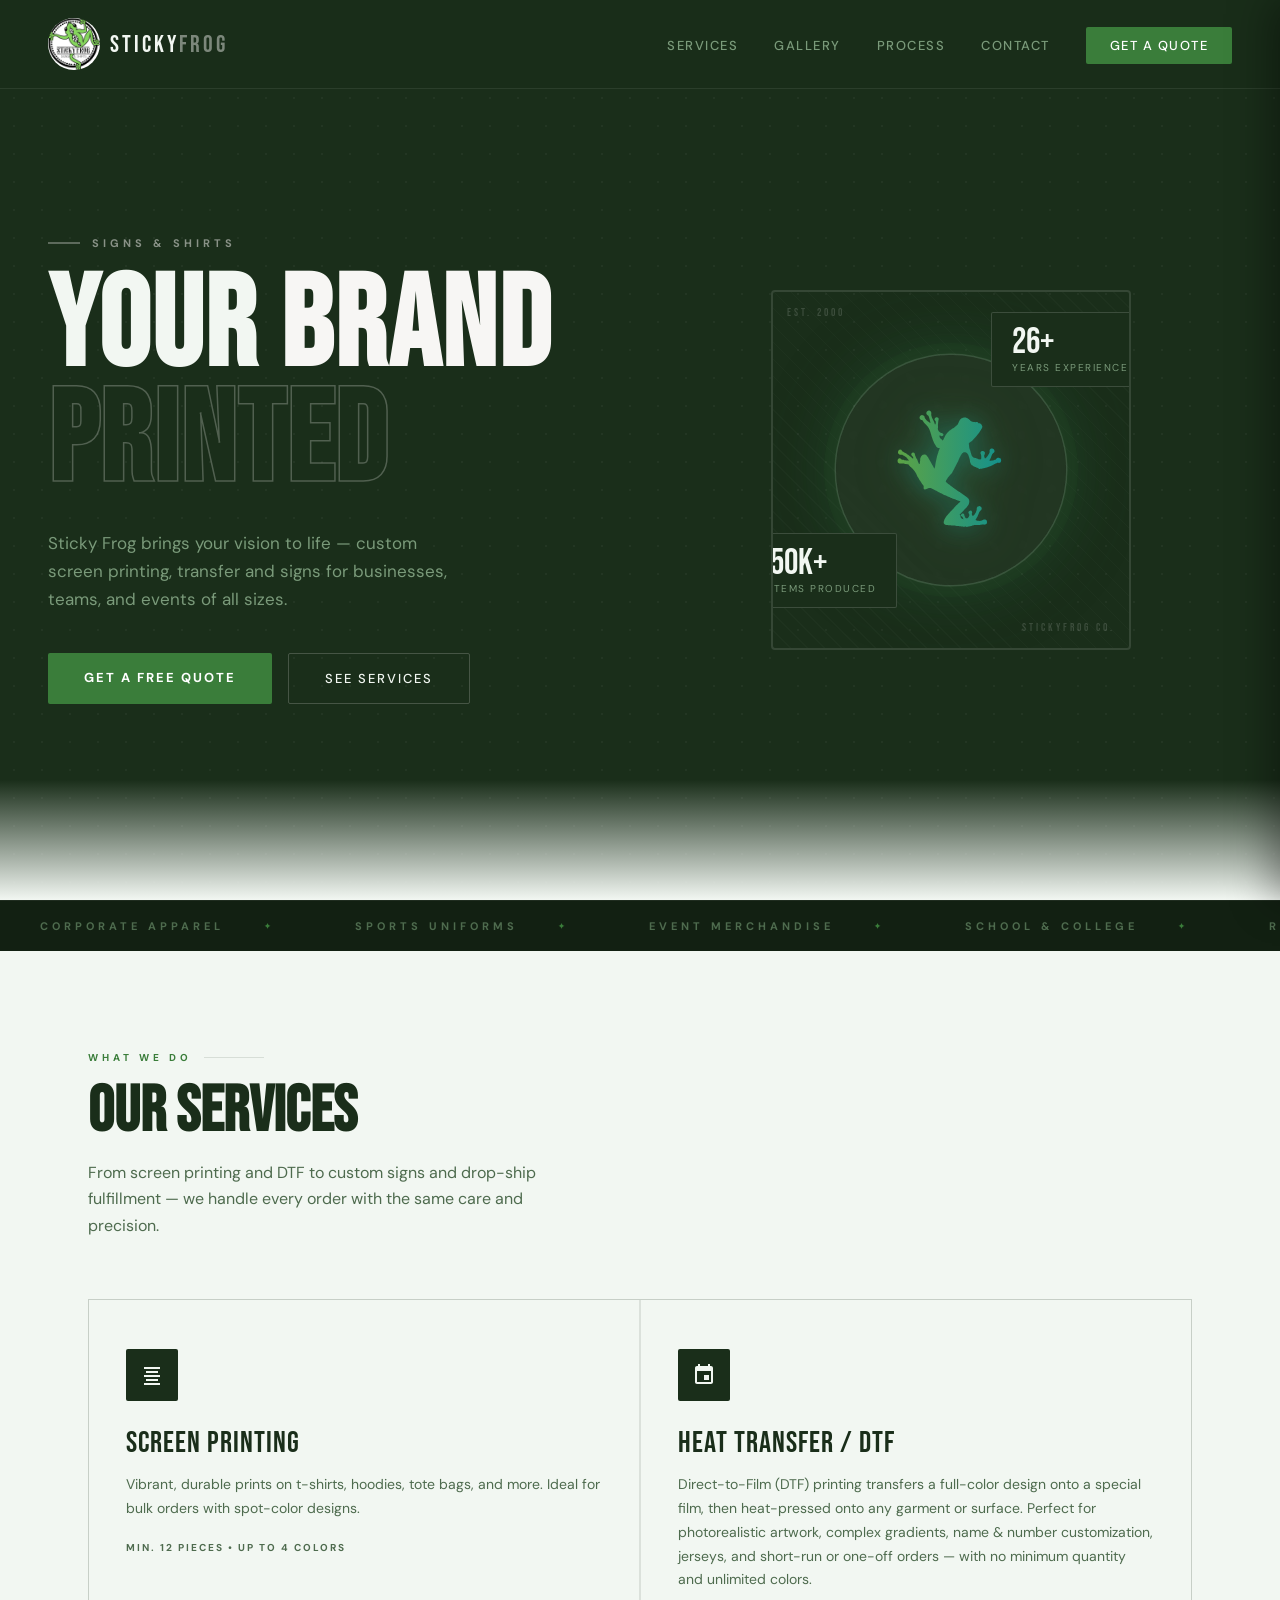
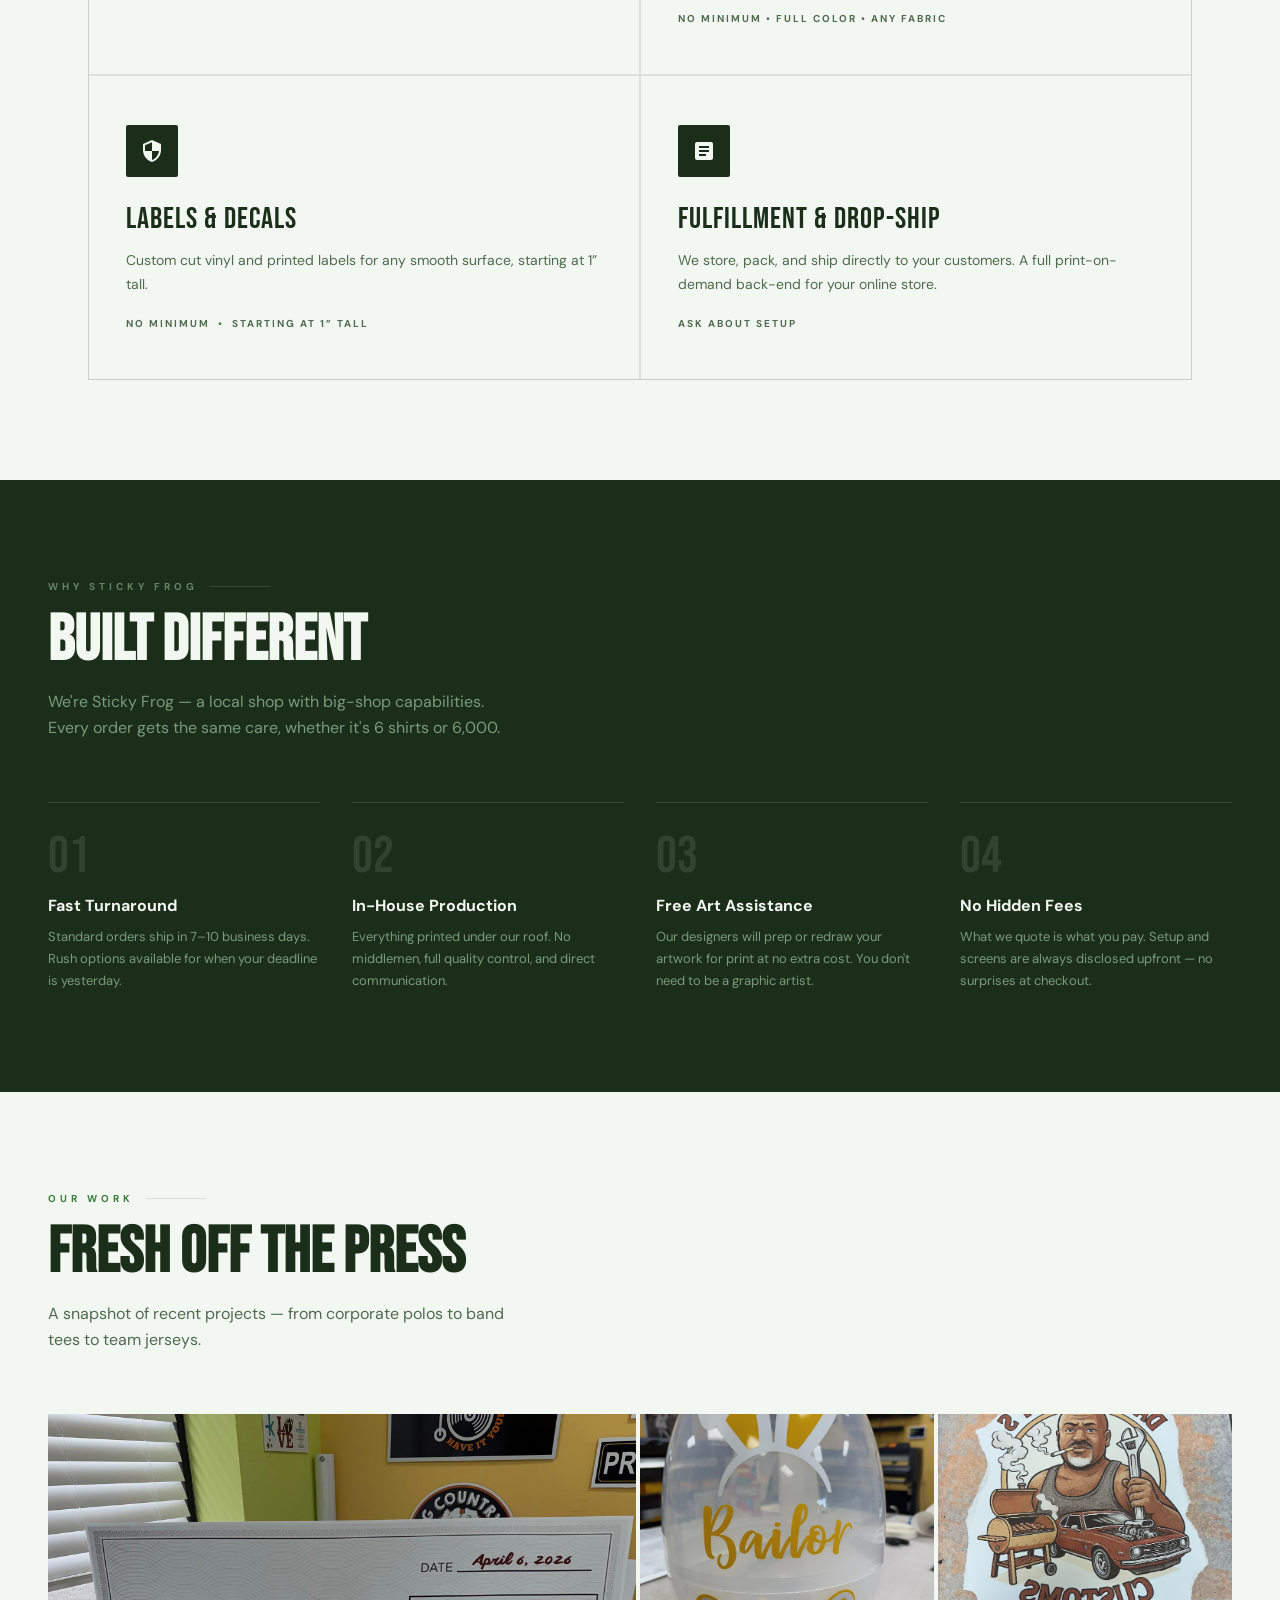
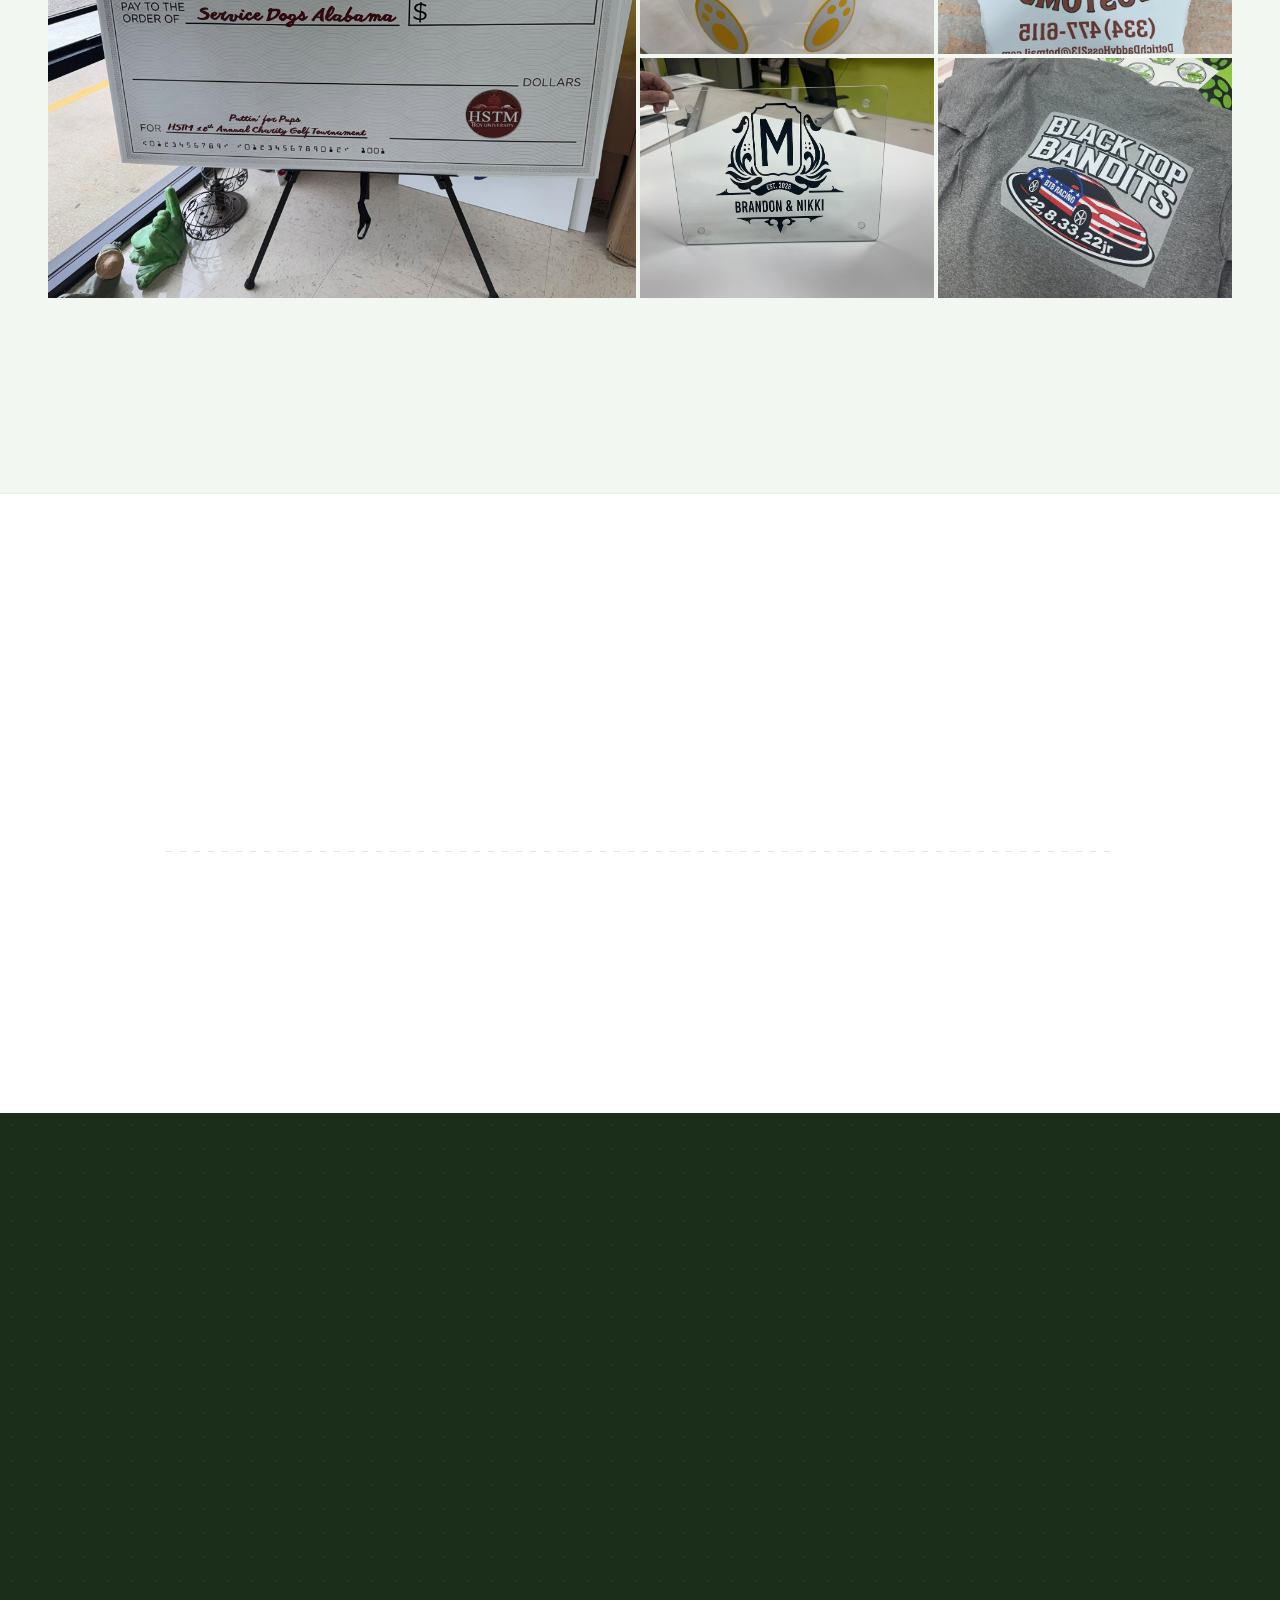
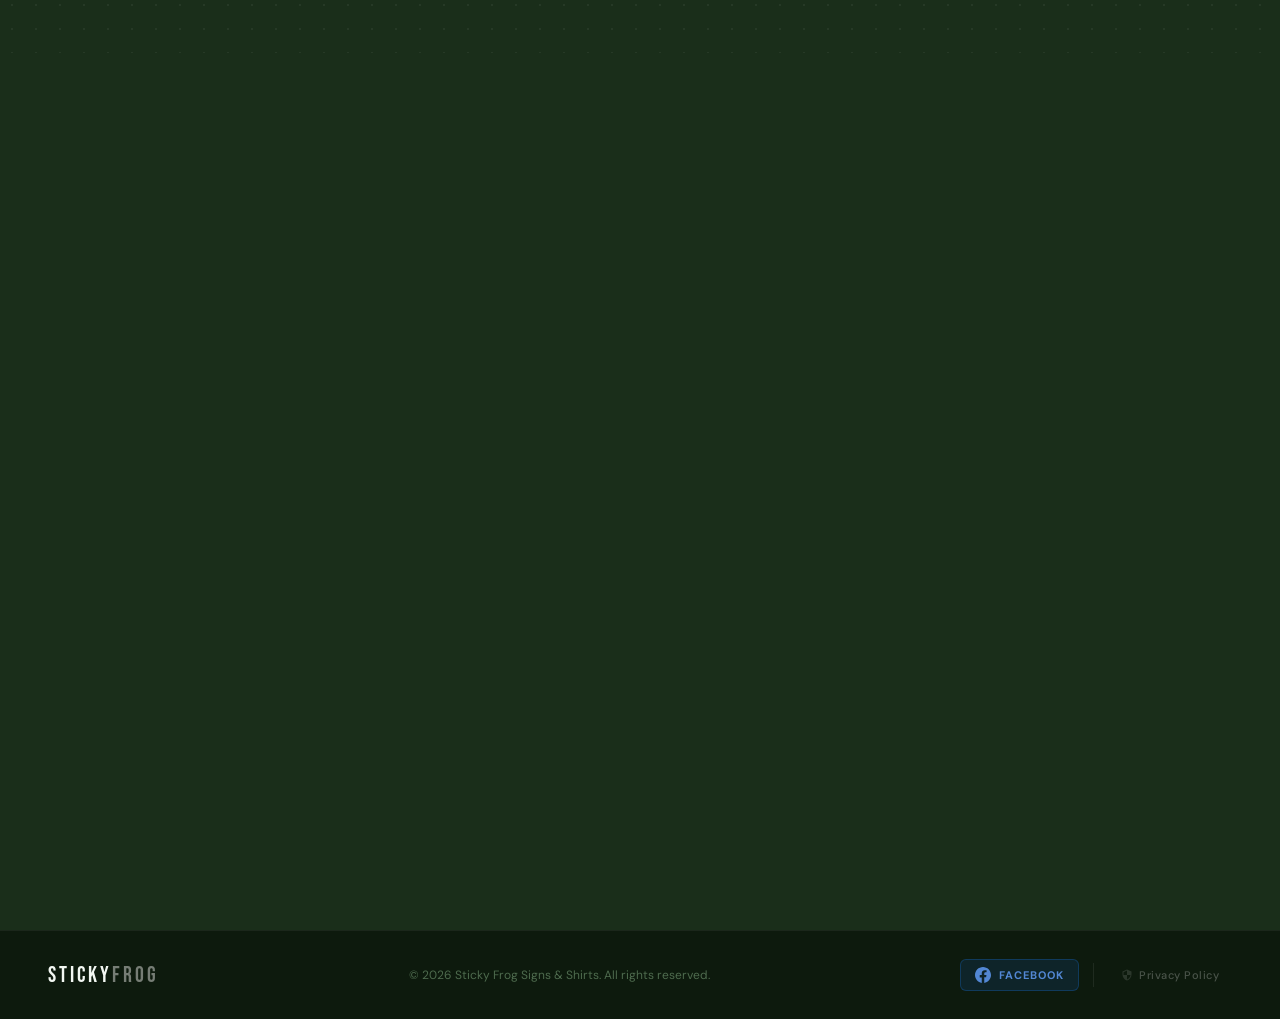
<file: index.html>
<!DOCTYPE html>
<html lang="en">
<head>
<meta charset="UTF-8">
<meta name="viewport" content="width=device-width, initial-scale=1.0">
<title>Sticky Frog | Signs & Shirts</title>
<link rel="icon" type="image/jpeg" href="[data-uri]">
<link rel="apple-touch-icon" href="[data-uri]">
<link href="https://fonts.googleapis.com/css2?family=Bebas+Neue&family=DM+Sans:ital,wght@0,300;0,400;0,500;0,700;1,300&display=swap" rel="stylesheet">
<link rel="stylesheet" href="css/style.css">
</head>
<body>

<!-- SUCCESS DIALOG -->
<div class="success-overlay" id="successOverlay">
  <div class="success-dialog" id="successDialog">
    <img src="[data-uri]" alt="Sticky Frog" class="success-dialog-logo">
    <div class="success-dialog-brand">Sticky Frog Signs &amp; Shirts</div>
    <div class="success-dialog-divider"></div>
    <div class="success-dialog-icon">
      <svg width="24" height="24" viewBox="0 0 24 24">
        <polyline points="20 6 9 17 4 12"/>
      </svg>
    </div>
    <h3>Message Sent!</h3>
    <p>Thanks for reaching out 🐸<br>We'll review your request and<br><strong>get back to you within one business day.</strong></p>
    <button class="success-dialog-btn" onclick="closeSuccessDialog()">Got it, thanks!</button>
  </div>
</div>


<!-- SCROLL PROGRESS -->
<div class="scroll-progress" id="scrollProgress"></div>

<!-- MOBILE OVERLAY -->
<div class="mobile-drawer-overlay" id="drawerOverlay"></div>

<!-- MOBILE DRAWER -->
<div class="mobile-drawer" id="mobileDrawer">
  <div class="drawer-logo">STICKY<span>FROG</span></div>
  <nav class="drawer-nav">
    <a href="#services" class="drawer-link">Services</a>
    <a href="#gallery"  class="drawer-link">Gallery</a>
    <a href="#process"  class="drawer-link">Process</a>
    <a href="#contact"  class="drawer-link">Contact</a>
    <a href="#contact"  class="drawer-cta">Get a Quote</a>
  </nav>
  <div class="drawer-footer">© 2026 Sticky Frog Signs & Shirts</div>
</div>


<!-- NAV -->
<nav>
  <a href="#" class="logo"><img src="[data-uri]" alt="Sticky Frog Logo" style="height:52px;width:52px;object-fit:contain;border-radius:50%;margin-right:10px;vertical-align:middle;">STICKY<span>FROG</span></a>
  <ul>
    <li><a href="#services">Services</a></li>
    <li><a href="#gallery">Gallery</a></li>
    <li><a href="#process">Process</a></li>
    <li><a href="#contact">Contact</a></li>
    <li><a href="#contact" class="nav-cta">Get a Quote</a></li>
  </ul>
  <button class="hamburger" id="hamburger" aria-label="Open menu">
    <span></span><span></span><span></span>
  </button>
</nav>

<!-- HERO -->
<section class="hero">
  <div class="hero-inner">
    <div class="hero-text">
      <div class="hero-eyebrow">Signs & Shirts </div>
      <h1 class="hero-headline">
        <span>YOUR</span>
        <span style="color:#F7F6F4;">BRAND</span>
        <span class="outline">PRINTED</span>
      </h1>
      <p class="hero-sub">
        Sticky Frog brings your vision to life — custom screen printing, transfer and signs for businesses, teams, and events of all sizes.
      </p>
      <div class="hero-actions">
        <a href="#contact" class="btn-primary">Get a Free Quote</a>
        <a href="#services" class="btn-outline">See Services</a>
      </div>
    </div>
    <div class="hero-visual">
      <div class="press-frame">
        <span class="corner-tag tl">EST. 2000</span>
        <span class="corner-tag br">STICKYFROG CO.</span>
        <div class="press-inner">
          <div class="frog-svg-wrap">
            <svg fill="none" height="100%" width="100%" viewBox="0 0 171 164" xmlns:xlink="http://www.w3.org/1999/xlink" xmlns="http://www.w3.org/2000/svg"><defs><linearGradient id="i0" gradientUnits="userSpaceOnUse" spreadMethod="pad" x2="72.55" y2="28.36" x1="72.5" y1="28.36"><stop offset="0%" stop-color="#5ca345" /><stop offset="22%" stop-color="#5ca345" /><stop offset="39%" stop-color="#59a34d" /><stop offset="54%" stop-color="#549e54" /><stop offset="69%" stop-color="#479c63" /><stop offset="83%" stop-color="#389975" /><stop offset="96%" stop-color="#219487" /><stop offset="100%" stop-color="#14918c" /></linearGradient><linearGradient id="i1" gradientUnits="userSpaceOnUse" spreadMethod="pad" x2="98.32" y2="61.1" x1="28.38" y1="61.1"><stop offset="0%" stop-color="#5ca345" /><stop offset="100%" stop-color="#14918c" /></linearGradient></defs><g transform="matrix(1.33,0,0,1.33,0,0)" id="i2"><g id="i2"><g id="i3" transform="matrix(0.06,0,0,0.06,71.52,26.41)"><path d="" /></g><g><path fill="url(#i0)" d="M72.51,28.36C72.49,28.36,72.51,28.36,72.51,28.36C72.54,28.36,72.54,28.38,72.54,28.38C72.54,28.38,72.54,28.36,72.51,28.36C72.51,28.36,72.51,28.36,72.51,28.36Z" /></g><g><g id="i3" transform="matrix(0.063,0,0,0.063,31.12,24.57)"><path d="" /></g></g><g><path fill="url(#i1)" d="M75.06,100.2C75.27,100.14,75.52,100.1,75.73,100.04C75.97,99.98,76.15,99.92,76.33,99.89C76.51,99.86,76.69,99.8,76.93,99.74C77.14,99.68,77.3,99.68,77.42,99.65C77.57,99.62,77.72,99.62,77.96,99.56C78.14,99.53,78.29,99.47,78.47,99.41C78.65,99.35,78.8,99.32,78.98,99.26C79.1,99.23,79.35,99.14,79.62,99.05C79.89,98.96,80.2,98.9,80.38,98.87C80.56,98.84,80.74,98.84,80.92,98.84C81.1,98.84,81.31,98.84,81.49,98.84C81.61,98.87,81.73,98.87,81.88,98.87C82,98.87,82.16,98.89,82.28,98.89C82.37,98.89,82.49,98.89,82.64,98.89C82.76,98.89,82.91,98.89,83.06,98.89C83.15,98.89,83.27,98.89,83.42,98.89C83.57,98.89,83.76,98.87,83.97,98.84C84.09,98.81,84.24,98.77,84.39,98.77C84.48,98.77,84.54,98.75,84.63,98.75C84.72,98.72,84.81,98.71,84.9,98.68C85.05,98.62,85.24,98.59,85.45,98.56C85.66,98.53,85.87,98.54,86.17,98.54C86.29,98.57,86.38,98.59,86.5,98.59C86.62,98.62,86.71,98.62,86.86,98.62C87.07,98.62,87.29,98.6,87.5,98.54C87.71,98.48,87.89,98.41,88.1,98.26C88.19,98.17,88.28,98.05,88.34,97.96C88.4,97.84,88.47,97.72,88.53,97.63C88.56,97.57,88.59,97.54,88.59,97.45C88.62,97.39,88.61,97.29,88.64,97.14C88.64,96.99,88.64,96.9,88.64,96.78C88.64,96.66,88.65,96.54,88.59,96.33C88.56,96.18,88.52,96.06,88.46,95.94C88.4,95.82,88.31,95.69,88.16,95.57C88.07,95.48,87.95,95.39,87.8,95.33C87.65,95.27,87.5,95.21,87.35,95.18C87.2,95.18,86.99,95.18,86.75,95.21C86.54,95.24,86.29,95.27,86.17,95.3C85.84,95.39,85.66,95.55,85.42,95.7C85.21,95.82,84.96,95.97,84.6,96.03C84.21,96.09,83.97,96.12,83.7,96.09C83.43,96.09,83.18,96.03,82.79,96C82.61,95.97,82.49,95.97,82.37,95.97C82.25,95.97,82.15,95.97,82,95.97C81.91,95.94,81.85,95.91,81.76,95.88C81.7,95.85,81.64,95.82,81.55,95.82C81.46,95.79,81.37,95.76,81.28,95.73C81.19,95.7,81.13,95.63,81.07,95.57C80.98,95.45,80.98,95.33,81.01,95.18C81.04,95.06,81.1,94.91,81.19,94.82C81.22,94.76,81.28,94.7,81.31,94.64C81.34,94.58,81.37,94.52,81.43,94.46C81.52,94.37,81.58,94.28,81.64,94.19C81.7,94.1,81.76,94,81.82,93.88C81.85,93.76,81.92,93.67,81.95,93.61C81.98,93.52,82.01,93.46,82.04,93.43C82.16,93.13,82.31,92.85,82.43,92.55C82.55,92.28,82.67,91.98,82.82,91.71C82.85,91.62,82.88,91.53,82.91,91.47C82.94,91.38,83,91.29,83.06,91.14C83.09,91.05,83.12,90.96,83.18,90.84C83.24,90.72,83.3,90.59,83.33,90.47C83.48,90.26,83.55,90.11,83.64,89.96C83.73,89.84,83.79,89.72,83.94,89.54C84.03,89.42,84.09,89.3,84.18,89.18C84.27,89.06,84.36,88.97,84.48,88.88C84.81,88.7,85.02,88.27,85.05,87.85C85.08,87.43,84.96,86.97,84.69,86.67C84.54,86.52,84.42,86.4,84.3,86.34C84.18,86.25,84.03,86.18,83.82,86.12C83.61,86.03,83.3,86.07,83.06,86.16C82.79,86.25,82.55,86.34,82.46,86.43C82.4,86.49,82.3,86.52,82.21,86.58C82.12,86.64,82.04,86.7,81.98,86.79C81.89,86.88,81.82,87,81.76,87.12C81.7,87.24,81.67,87.36,81.7,87.45C81.7,87.57,81.7,87.7,81.7,87.82C81.7,87.94,81.7,88.06,81.7,88.12C81.7,88.21,81.67,88.3,81.67,88.39C81.67,88.48,81.67,88.57,81.64,88.66C81.64,88.75,81.61,88.84,81.58,88.96C81.55,89.05,81.52,89.17,81.49,89.23C81.46,89.29,81.43,89.36,81.4,89.45C81.37,89.54,81.34,89.63,81.31,89.75C81.25,89.87,81.22,89.99,81.19,90.08C81.16,90.17,81.13,90.26,81.07,90.35C80.92,90.62,80.77,90.9,80.62,91.17C80.47,91.44,80.28,91.71,80.1,91.95C79.98,92.07,79.89,92.13,79.8,92.22C79.71,92.28,79.62,92.35,79.47,92.44C79.38,92.47,79.29,92.5,79.2,92.53C79.11,92.56,79.02,92.56,78.93,92.59C78.87,92.59,78.8,92.56,78.71,92.5C78.65,92.44,78.59,92.38,78.56,92.29C78.53,92.2,78.5,92.1,78.47,91.95C78.44,91.8,78.41,91.65,78.38,91.47C78.38,91.2,78.41,91.08,78.47,90.99C78.53,90.9,78.59,90.8,78.59,90.62C78.59,90.47,78.59,90.29,78.59,90.14C78.56,89.99,78.53,89.81,78.47,89.66C78.29,89.27,78.02,89.08,77.69,89.02C77.39,88.99,77.02,89.12,76.72,89.33C76.54,89.45,76.42,89.54,76.33,89.66C76.24,89.78,76.15,89.96,76.06,90.2C76.03,90.32,76.03,90.47,76.06,90.62C76.09,90.77,76.18,90.93,76.3,91.11C76.36,91.2,76.39,91.26,76.42,91.32C76.45,91.38,76.48,91.41,76.51,91.44C76.54,91.5,76.57,91.59,76.6,91.68C76.63,91.77,76.66,91.89,76.63,91.98C76.63,92.16,76.63,92.29,76.63,92.41C76.63,92.53,76.6,92.62,76.57,92.71C76.54,92.86,76.48,93.01,76.42,93.13C76.36,93.28,76.24,93.43,76.12,93.61C76,93.73,75.91,93.85,75.82,93.91C75.73,93.97,75.63,94.04,75.57,94.1C75.48,94.16,75.39,94.22,75.27,94.25C75.18,94.31,75.06,94.34,75,94.37C74.85,94.4,74.76,94.43,74.7,94.43C74.61,94.43,74.55,94.37,74.43,94.31C74.25,94.22,74.12,94.06,74,93.91C73.88,93.76,73.83,93.61,73.77,93.46C73.71,93.28,73.64,93.13,73.55,92.98C73.46,92.83,73.4,92.68,73.34,92.5C73.31,92.38,73.31,92.26,73.28,92.11C73.28,91.99,73.28,91.83,73.22,91.71C72.98,91.01,72.13,91.02,71.53,91.35C70.96,91.71,70.62,92.38,71.41,93.01C71.47,93.07,71.53,93.1,71.59,93.13C71.65,93.16,71.71,93.19,71.8,93.22C71.92,93.25,71.98,93.31,72.04,93.4C72.1,93.49,72.14,93.58,72.2,93.67C72.32,93.85,72.43,94.16,72.55,94.4C72.64,94.64,72.71,94.85,72.65,94.91C72.47,94.97,72.25,94.91,72.04,94.82C71.83,94.73,71.65,94.61,71.5,94.49C71.41,94.43,71.29,94.3,71.17,94.21C71.05,94.12,70.96,94,70.93,93.88C70.84,93.67,70.8,93.46,70.77,93.25C70.74,93.04,70.74,92.83,70.71,92.65C70.71,92.59,70.69,92.56,70.66,92.5C70.63,92.44,70.6,92.4,70.54,92.34C70.48,92.31,70.44,92.28,70.38,92.25C70.32,92.22,70.29,92.19,70.23,92.16C70.17,92.1,70.11,92.04,70.14,91.95C70.14,91.89,70.17,91.8,70.26,91.71C70.38,91.62,70.44,91.56,70.47,91.5C70.53,91.44,70.57,91.41,70.66,91.32C70.75,91.23,70.81,91.17,70.87,91.11C70.93,91.05,70.99,90.99,71.08,90.93C71.11,90.87,71.17,90.8,71.23,90.71C71.29,90.62,71.35,90.56,71.41,90.5C71.56,90.38,71.71,90.23,71.86,90.11C72.01,89.96,72.13,89.84,72.25,89.69C72.31,89.63,72.4,89.54,72.46,89.45C72.55,89.36,72.62,89.27,72.71,89.21C72.8,89.12,72.89,89,73.01,88.88C73.13,88.76,73.22,88.66,73.31,88.57C73.43,88.42,73.58,88.27,73.73,88.12C73.88,87.97,74.01,87.82,74.1,87.73C74.19,87.64,74.28,87.52,74.37,87.43C74.46,87.34,74.55,87.24,74.61,87.15C74.73,87,74.85,86.88,74.94,86.79C75.03,86.67,75.12,86.58,75.24,86.43C75.39,86.28,75.48,86.12,75.57,86C75.66,85.88,75.73,85.79,75.79,85.67C75.85,85.55,75.94,85.43,76.03,85.28C76.12,85.13,76.18,84.98,76.27,84.77C76.33,84.65,76.39,84.56,76.42,84.44C76.45,84.35,76.48,84.22,76.51,84.07C76.54,83.92,76.6,83.77,76.63,83.65C76.66,83.53,76.66,83.41,76.66,83.26C76.66,83.08,76.66,82.95,76.66,82.8C76.66,82.68,76.63,82.53,76.63,82.35C76.63,82.35,76.63,82.35,76.63,82.32C76.6,82.17,76.54,82.02,76.48,81.84C76.42,81.69,76.36,81.51,76.33,81.39C76.27,81.27,76.24,81.21,76.15,81.09C76.09,81,76,80.87,75.85,80.75C75.79,80.69,75.7,80.6,75.61,80.54C75.52,80.48,75.42,80.39,75.36,80.3C75.18,80.12,75,80,74.85,79.91C74.7,79.82,74.55,79.73,74.46,79.67C74.43,79.64,74.34,79.57,74.25,79.48C74.16,79.42,74.07,79.33,73.98,79.27C73.95,79.24,73.88,79.21,73.82,79.18C73.76,79.15,73.7,79.09,73.64,79.03C73.58,78.97,73.52,78.94,73.46,78.91C73.4,78.88,73.34,78.82,73.25,78.79C73.19,78.73,73.13,78.7,73.04,78.64C72.98,78.58,72.89,78.55,72.83,78.49C72.74,78.43,72.71,78.37,72.65,78.31C72.59,78.25,72.53,78.21,72.41,78.12C72.35,78.09,72.29,78.04,72.2,77.98C72.11,77.92,72.01,77.85,71.89,77.79C71.8,77.73,71.71,77.67,71.62,77.58C71.5,77.52,71.41,77.43,71.29,77.34C71.23,77.31,71.17,77.25,71.08,77.22C71.02,77.16,70.93,77.13,70.84,77.04C70.78,77.01,70.71,76.95,70.62,76.89C70.53,76.83,70.47,76.77,70.38,76.74C70.29,76.71,70.23,76.65,70.14,76.62C70.05,76.56,69.99,76.53,69.87,76.44C69.78,76.38,69.66,76.32,69.54,76.23C69.42,76.14,69.3,76.08,69.21,76.02C69.15,75.96,69.05,75.92,68.96,75.86C68.87,75.8,68.78,75.74,68.69,75.71C68.63,75.65,68.51,75.59,68.39,75.47C68.24,75.35,68.06,75.2,67.82,75.02C67.76,74.96,67.64,74.89,67.52,74.8C67.4,74.71,67.24,74.63,67.12,74.54C67.03,74.48,66.91,74.38,66.79,74.29C66.67,74.2,66.52,74.11,66.4,74.05C66.34,74.02,66.25,73.96,66.19,73.9C66.13,73.84,66.04,73.78,65.98,73.75C65.89,73.69,65.85,73.66,65.79,73.6C65.73,73.54,65.64,73.48,65.55,73.39C65.52,73.33,65.4,73.23,65.25,73.14C65.1,73.05,64.95,72.93,64.86,72.81C64.77,72.75,64.65,72.69,64.53,72.6C64.41,72.51,64.25,72.42,64.13,72.33C64.01,72.24,63.92,72.15,63.8,72.06C63.71,71.97,63.59,71.91,63.47,71.79C63.41,71.73,63.35,71.7,63.29,71.64C63.23,71.61,63.17,71.54,63.08,71.48C62.96,71.39,62.87,71.3,62.78,71.24C62.69,71.18,62.62,71.12,62.56,71.09C62.47,71.03,62.35,70.94,62.23,70.88C62.17,70.82,62.11,70.79,62.05,70.73C62.02,70.7,61.96,70.67,61.93,70.64C61.75,70.49,61.63,70.4,61.51,70.31C61.39,70.22,61.29,70.13,61.11,69.95C60.99,69.83,60.9,69.7,60.84,69.58C60.78,69.46,60.78,69.31,60.84,69.13C60.87,69.01,60.93,68.89,60.96,68.8C60.99,68.68,61.05,68.59,61.14,68.47C61.2,68.38,61.27,68.29,61.33,68.2C61.39,68.11,61.45,68.01,61.51,67.89C61.54,67.83,61.54,67.8,61.57,67.77C61.6,67.71,61.63,67.68,61.69,67.59C61.78,67.44,61.87,67.32,61.96,67.17C62.05,67.02,62.14,66.9,62.26,66.75C62.38,66.6,62.47,66.47,62.56,66.38C62.65,66.29,62.72,66.2,62.84,66.05C62.93,65.93,63.05,65.84,63.14,65.72C63.23,65.63,63.32,65.54,63.38,65.45C63.41,65.39,63.5,65.3,63.56,65.21C63.65,65.12,63.71,64.99,63.8,64.93C63.89,64.81,63.95,64.75,63.98,64.72C64.04,64.66,64.08,64.63,64.2,64.51C64.29,64.39,64.41,64.3,64.5,64.18C64.59,64.09,64.68,63.97,64.77,63.88C64.83,63.82,64.86,63.76,64.92,63.7C64.98,63.64,65.04,63.54,65.1,63.39C65.16,63.27,65.22,63.21,65.25,63.15C65.28,63.06,65.34,63,65.4,62.85C65.49,62.64,65.58,62.43,65.7,62.22C65.79,62.01,65.92,61.79,66.04,61.61C66.13,61.46,66.19,61.34,66.25,61.25C66.31,61.13,66.37,61.01,66.46,60.86C66.55,60.71,66.61,60.59,66.67,60.44C66.73,60.29,66.79,60.17,66.88,60.02C67,59.84,67.06,59.68,67.15,59.53C67.24,59.38,67.31,59.23,67.43,59.02C67.52,58.84,67.57,58.68,67.66,58.5C67.72,58.32,67.82,58.14,67.94,57.96C68,57.81,68.09,57.66,68.15,57.51C68.24,57.36,68.3,57.21,68.39,57.03C68.51,56.85,68.6,56.66,68.72,56.45C68.84,56.27,68.93,56.06,69.02,55.91C69.08,55.79,69.15,55.67,69.18,55.55C69.24,55.43,69.27,55.33,69.33,55.18C69.48,54.82,69.54,54.55,69.63,54.34C69.72,54.1,69.84,53.85,70.05,53.49C70.14,53.31,70.2,53.16,70.26,53.01C70.32,52.89,70.38,52.77,70.44,52.68C70.53,52.56,70.6,52.47,70.66,52.35C70.72,52.26,70.74,52.13,70.8,52.04C70.86,51.92,70.93,51.83,70.96,51.74C71.02,51.65,71.08,51.56,71.11,51.44C71.17,51.38,71.2,51.29,71.26,51.2C71.32,51.11,71.38,51.02,71.47,50.93C71.65,50.75,71.74,50.66,71.8,50.57C71.89,50.48,71.95,50.38,72.1,50.23C72.19,50.11,72.31,49.99,72.43,49.9C72.55,49.81,72.71,49.72,72.86,49.66C73.28,49.54,73.65,49.57,73.98,49.69C74.31,49.81,74.64,49.99,74.91,50.17C75.09,50.29,75.21,50.41,75.3,50.5C75.39,50.62,75.49,50.75,75.64,50.93C75.73,51.05,75.85,51.23,75.91,51.38C76,51.53,76.06,51.71,76.09,51.8C76.3,52.34,76.45,52.8,76.57,53.22C76.69,53.64,76.81,54.01,76.93,54.43C76.96,54.55,76.99,54.64,76.99,54.73C77.02,54.82,77.02,54.94,77.05,55.09C77.05,55.18,77.09,55.25,77.09,55.34C77.09,55.4,77.08,55.49,77.11,55.55C77.14,55.67,77.14,55.79,77.14,55.88C77.14,56,77.18,56.12,77.21,56.27C77.24,56.42,77.33,56.69,77.42,56.93C77.51,57.2,77.66,57.45,77.78,57.66C77.84,57.78,77.9,57.84,77.96,57.93C78.02,58.02,78.11,58.08,78.26,58.2C78.32,58.26,78.38,58.3,78.41,58.36C78.47,58.39,78.5,58.42,78.56,58.48C78.68,58.57,78.78,58.6,78.84,58.66C78.93,58.72,78.99,58.75,79.14,58.81C79.29,58.9,79.44,58.99,79.56,59.05C79.68,59.14,79.8,59.2,79.95,59.29C80.1,59.35,80.23,59.44,80.38,59.47C80.5,59.53,80.65,59.59,80.8,59.65C80.92,59.71,81.04,59.74,81.16,59.8C81.28,59.86,81.43,59.9,81.58,60.02C81.7,60.08,81.79,60.14,81.88,60.2C81.97,60.26,82.09,60.29,82.21,60.38C82.3,60.41,82.43,60.47,82.55,60.53C82.67,60.59,82.79,60.62,82.88,60.68C83,60.74,83.06,60.77,83.09,60.8C83.12,60.83,83.18,60.83,83.33,60.92C83.42,60.95,83.51,60.95,83.57,60.95C83.66,60.95,83.73,60.95,83.82,60.95C84.09,60.95,84.27,60.92,84.45,60.89C84.63,60.86,84.82,60.83,85.09,60.8C85.3,60.77,85.84,60.62,86.38,60.5C86.92,60.38,87.47,60.22,87.68,60.16C87.8,60.13,87.92,60.1,88.04,60.07C88.16,60.04,88.31,60.01,88.46,59.95C88.55,59.92,88.62,59.89,88.68,59.89C88.74,59.86,88.83,59.83,88.95,59.8C89.25,59.71,89.56,59.59,89.86,59.5C90.16,59.38,90.49,59.26,90.82,59.14C91.09,58.99,91.37,58.87,91.61,58.75C91.85,58.63,92.09,58.51,92.33,58.36C92.54,58.24,92.78,58.11,92.99,58.02C93.14,57.96,93.27,57.9,93.39,57.84C93.48,57.81,93.54,57.78,93.6,57.75C93.69,57.72,93.78,57.66,93.87,57.63C93.96,57.6,94.08,57.54,94.2,57.48C94.32,57.42,94.41,57.39,94.5,57.33C94.59,57.3,94.69,57.24,94.84,57.18C94.99,57.12,95.11,57.02,95.29,56.96C95.44,56.9,95.62,56.85,95.83,56.82C95.95,56.79,96.07,56.82,96.22,56.82C96.37,56.82,96.49,56.85,96.64,56.88C96.85,56.88,97.04,56.85,97.22,56.79C97.4,56.73,97.55,56.63,97.7,56.54C97.82,56.42,97.95,56.27,98.04,56.09C98.13,55.91,98.18,55.73,98.18,55.58C98.21,55.34,98.21,55.12,98.18,54.91C98.15,54.7,98.1,54.49,98.04,54.25C97.95,54.01,97.79,53.83,97.61,53.71C97.43,53.59,97.22,53.49,97.04,53.46C96.83,53.4,96.61,53.37,96.43,53.34C96.22,53.31,96.04,53.35,95.89,53.38C95.71,53.44,95.53,53.52,95.41,53.61C95.29,53.7,95.17,53.8,95.14,53.86C95.08,53.92,95.02,54.01,94.96,54.1C94.9,54.19,94.83,54.28,94.77,54.34C94.71,54.4,94.65,54.46,94.59,54.52C94.53,54.58,94.44,54.61,94.32,54.67C94.2,54.7,94.11,54.73,94.02,54.79C93.93,54.82,93.84,54.85,93.69,54.91C93.57,54.94,93.42,55.01,93.27,55.04C93.12,55.07,92.93,55.12,92.78,55.15C92.6,55.18,92.33,55.24,92.09,55.27C91.85,55.3,91.6,55.34,91.42,55.37C91.3,55.37,91.18,55.36,91.06,55.39C90.94,55.39,90.82,55.42,90.7,55.39C90.64,55.39,90.58,55.4,90.52,55.37C90.52,55.37,90.34,55.21,90.34,55.21C90.37,55.09,90.4,54.97,90.46,54.88C90.55,54.76,90.64,54.64,90.7,54.46C90.76,54.37,90.79,54.28,90.82,54.22C90.85,54.16,90.91,54.07,90.97,53.95C91.03,53.86,91.06,53.79,91.09,53.73C91.12,53.67,91.15,53.58,91.18,53.49C91.21,53.43,91.24,53.37,91.27,53.31C91.3,53.25,91.33,53.19,91.36,53.1C91.42,52.95,91.45,52.86,91.48,52.77C91.51,52.68,91.54,52.62,91.57,52.56C91.63,52.35,91.69,52.19,91.75,52.04C91.81,51.92,91.85,51.8,91.91,51.65C91.94,51.56,91.97,51.47,92,51.35C92.03,51.26,92.09,51.14,92.15,51.05C92.21,50.96,92.27,50.87,92.33,50.81C92.39,50.75,92.45,50.66,92.51,50.6C92.6,50.51,92.78,50.32,92.96,50.17C93.14,50.02,93.3,49.87,93.39,49.78C93.51,49.69,93.57,49.6,93.63,49.48C93.69,49.36,93.72,49.23,93.75,49.05C93.78,48.96,93.75,48.84,93.72,48.72C93.69,48.6,93.66,48.45,93.6,48.3C93.48,48,93.29,47.7,93.05,47.52C92.81,47.31,92.51,47.18,92.21,47.18C91.79,47.18,91.45,47.18,91.15,47.3C90.85,47.42,90.64,47.67,90.43,48.12C90.4,48.21,90.4,48.3,90.4,48.42C90.4,48.57,90.4,48.72,90.43,48.96C90.43,49.02,90.43,49.09,90.43,49.18C90.43,49.24,90.4,49.33,90.4,49.42C90.4,49.57,90.4,49.63,90.37,49.72C90.37,49.78,90.33,49.87,90.3,49.96C90.27,50.05,90.25,50.11,90.19,50.2C90.16,50.29,90.1,50.39,90.04,50.48C90.01,50.57,89.94,50.69,89.88,50.78C89.82,50.87,89.79,50.99,89.73,51.08C89.64,51.2,89.58,51.29,89.49,51.44C89.4,51.56,89.28,51.74,89.13,51.98C89.04,52.13,88.98,52.23,88.92,52.32C88.86,52.41,88.79,52.47,88.64,52.59C88.61,52.65,88.56,52.71,88.5,52.8C88.44,52.86,88.35,52.95,88.29,53.01C88.23,53.07,88.19,53.13,88.16,53.16C88.13,53.19,88.13,53.22,88.1,53.25C88.07,53.28,88.07,53.28,88.04,53.31C87.98,53.37,87.95,53.43,87.89,53.49C87.83,53.55,87.74,53.62,87.65,53.68C87.44,53.74,87.32,53.74,87.23,53.68C87.14,53.62,87.08,53.49,87.02,53.28C86.96,53.1,86.9,52.92,86.84,52.74C86.81,52.56,86.75,52.38,86.75,52.2C86.75,52.17,86.75,52.14,86.75,52.11C86.75,51.99,86.74,51.83,86.77,51.71C86.8,51.56,86.87,51.41,86.96,51.26C87.02,51.11,87.08,51.02,87.11,50.93C87.14,50.84,87.17,50.75,87.2,50.6C87.23,50.42,87.26,50.29,87.26,50.14C87.26,50.02,87.26,49.87,87.17,49.72C87.11,49.6,87.05,49.48,86.96,49.36C86.87,49.27,86.77,49.18,86.65,49.09C86.59,49.03,86.5,48.97,86.38,48.91C86.26,48.85,86.14,48.78,85.96,48.75C85.87,48.75,85.81,48.72,85.75,48.72C85.69,48.72,85.6,48.72,85.48,48.75C85.33,48.78,85.21,48.82,85.09,48.88C84.97,48.94,84.84,49.03,84.72,49.12C84.63,49.21,84.57,49.27,84.54,49.3C84.51,49.33,84.48,49.39,84.42,49.45C84.36,49.57,84.3,49.69,84.27,49.78C84.27,49.78,84.27,49.81,84.27,49.81C84.27,49.81,84.27,49.84,84.24,49.84C84.24,49.9,84.21,49.96,84.21,49.99C84.18,50.17,84.21,50.36,84.27,50.57C84.3,50.66,84.36,50.78,84.42,50.9C84.48,51.02,84.54,51.17,84.57,51.32C84.6,51.41,84.63,51.53,84.66,51.68C84.69,51.83,84.72,52.01,84.72,52.16C84.72,52.37,84.75,52.47,84.75,52.56C84.75,52.65,84.75,52.74,84.75,52.95C84.75,53.01,84.75,53.1,84.75,53.22C84.75,53.31,84.75,53.43,84.75,53.49C84.75,53.61,84.75,53.71,84.75,53.77C84.75,53.83,84.75,53.89,84.72,54.01C84.6,54.4,84.3,54.52,83.97,54.55C83.64,54.58,83.3,54.49,83.12,54.43C82.94,54.37,82.73,54.28,82.55,54.22C82.37,54.16,82.16,54.04,81.98,53.95C81.77,53.86,81.61,53.79,81.43,53.73C81.25,53.67,81.07,53.64,80.86,53.61C80.68,53.58,80.46,53.52,80.25,53.43C80.04,53.37,79.8,53.28,79.59,53.22C79.5,53.16,79.41,53.1,79.32,53.04C79.23,52.98,79.14,52.89,79.02,52.8C78.87,52.65,78.74,52.5,78.65,52.38C78.56,52.23,78.47,52.11,78.38,51.93C78.29,51.75,78.23,51.56,78.17,51.38C78.11,51.2,78.05,51.02,77.96,50.84C77.9,50.69,77.75,50.17,77.6,49.66C77.45,49.12,77.29,48.57,77.23,48.36C77.14,48.09,77.05,47.85,76.96,47.61C76.87,47.37,76.81,47.12,76.72,46.79C76.69,46.64,76.66,46.46,76.63,46.28C76.6,46.1,76.57,45.95,76.57,45.83C76.57,45.71,76.57,45.62,76.54,45.5C76.54,45.41,76.51,45.31,76.51,45.19C76.51,45.1,76.48,44.83,76.45,44.56C76.42,44.29,76.39,43.98,76.39,43.83C76.39,43.74,76.39,43.68,76.39,43.59C76.39,43.53,76.42,43.44,76.45,43.35C76.51,43.29,76.6,43.23,76.69,43.17C76.69,43.17,76.72,43.17,76.72,43.14C76.84,43.08,76.93,43.05,76.99,43.02C77.29,42.9,77.57,42.69,77.87,42.45C78.14,42.24,78.41,41.96,78.65,41.78C78.71,41.72,78.86,41.6,78.98,41.48C79.13,41.33,79.29,41.18,79.41,41.03C79.53,40.88,79.62,40.79,79.71,40.7C79.8,40.61,79.86,40.51,79.95,40.42C79.98,40.36,80.04,40.3,80.13,40.21C80.19,40.12,80.28,40.03,80.34,39.94C80.43,39.85,80.5,39.76,80.59,39.7C80.65,39.64,80.71,39.55,80.8,39.46C80.83,39.4,80.92,39.34,80.98,39.25C81.07,39.16,81.13,39.09,81.19,39C81.28,38.91,81.34,38.85,81.43,38.76C81.49,38.67,81.58,38.61,81.64,38.52C81.7,38.46,81.76,38.37,81.82,38.28C81.88,38.19,81.98,38.1,82.07,37.98C82.1,37.92,82.25,37.76,82.37,37.61C82.52,37.46,82.67,37.28,82.73,37.16C82.76,37.1,82.85,37.01,82.94,36.89C83.03,36.8,83.09,36.68,83.15,36.62C83.27,36.5,83.36,36.35,83.45,36.23C83.54,36.11,83.66,35.95,83.75,35.8C83.84,35.68,83.91,35.56,83.97,35.47C84.03,35.35,84.09,35.26,84.15,35.17C84.21,35.05,84.27,34.93,84.33,34.84C84.39,34.75,84.45,34.63,84.54,34.51C84.63,34.36,84.69,34.26,84.78,34.14C84.87,34.02,84.93,33.9,84.99,33.78C85.05,33.63,85.14,33.48,85.2,33.33C85.26,33.18,85.36,33.03,85.42,32.88C85.51,32.67,85.54,32.45,85.48,32.21C85.45,32,85.35,31.76,85.23,31.52C85.17,31.4,85.15,31.3,85.09,31.21C85.06,31.12,84.99,31.03,84.93,30.97C84.9,30.91,84.84,30.82,84.78,30.76C84.72,30.7,84.66,30.61,84.6,30.55C84.51,30.46,84.39,30.4,84.27,30.31C84.18,30.25,84.06,30.16,84,30.13C83.91,30.07,83.78,30.04,83.66,30.01C83.54,29.98,83.42,29.98,83.3,29.98C83.21,29.98,83.12,29.98,83.03,29.95C82.94,29.92,82.85,29.86,82.73,29.8C82.64,29.74,82.61,29.65,82.58,29.59C82.55,29.53,82.49,29.46,82.4,29.4C82.31,29.34,82.27,29.31,82.21,29.31C82.15,29.28,82.09,29.28,81.91,29.22C81.82,29.19,81.76,29.19,81.64,29.19C81.55,29.19,81.4,29.22,81.25,29.25C81.1,29.28,81.01,29.29,80.95,29.29C80.86,29.29,80.8,29.29,80.65,29.29C80.53,29.29,80.37,29.25,80.25,29.25C80.13,29.25,79.98,29.22,79.86,29.19C79.74,29.16,79.56,29.13,79.41,29.1C79.26,29.07,79.14,29.04,79.05,29.01C78.93,28.98,78.8,28.95,78.65,28.92C78.5,28.89,78.35,28.86,78.2,28.8C77.81,28.68,77.57,28.53,77.39,28.35C77.21,28.2,77.08,28.01,76.96,27.86C76.93,27.8,76.87,27.74,76.78,27.68C76.72,27.65,76.69,27.59,76.63,27.53C76.48,27.41,76.33,27.29,76.24,27.2C76.15,27.14,76.06,27.08,75.97,27.02C75.88,26.96,75.79,26.9,75.7,26.84C75.64,26.78,75.54,26.75,75.48,26.69C75.42,26.66,75.33,26.63,75.24,26.57C75.18,26.54,75.09,26.51,75,26.45C74.97,26.42,74.94,26.41,74.94,26.41C74.91,26.41,74.91,26.39,74.88,26.39C74.79,26.33,74.64,26.26,74.55,26.23C74.43,26.2,74.37,26.18,74.28,26.18C74.19,26.18,74.12,26.17,74,26.14C73.76,26.11,73.52,26.11,73.28,26.11C73.04,26.11,72.8,26.17,72.59,26.23C72.38,26.29,72.19,26.32,72.01,26.41C71.83,26.5,71.65,26.57,71.47,26.66C71.26,26.78,71.14,26.87,71.05,26.96C70.96,27.05,70.86,27.17,70.71,27.32C70.62,27.41,70.56,27.47,70.47,27.56C70.41,27.65,70.32,27.75,70.26,27.84C70.2,27.93,70.14,28.05,70.08,28.17C70.02,28.29,69.96,28.38,69.9,28.44C69.84,28.53,69.81,28.59,69.75,28.68C69.72,28.77,69.66,28.86,69.63,28.95C69.57,29.16,69.51,29.31,69.45,29.43C69.39,29.55,69.33,29.71,69.27,29.86C69.18,30.04,69.11,30.19,69.05,30.31C68.99,30.46,68.9,30.58,68.78,30.79C68.6,31,68.42,31.16,68.27,31.34C68.12,31.49,67.94,31.67,67.73,31.85C67.64,31.91,67.42,32.12,67.18,32.3C66.94,32.51,66.7,32.73,66.55,32.82C66.4,32.94,66.22,33.06,66.04,33.18C65.89,33.3,65.73,33.39,65.64,33.45C65.64,33.45,65.61,33.45,65.61,33.45C65.43,33.57,65.13,33.78,64.83,33.99C64.53,34.2,64.28,34.38,64.16,34.41C64.07,34.47,64.01,34.51,63.92,34.57C63.92,34.57,63.92,34.57,63.89,34.57C63.8,34.63,63.71,34.69,63.65,34.75C63.5,34.84,63.38,34.93,63.32,34.99C63.17,35.14,63.02,35.26,62.87,35.41C62.72,35.56,62.59,35.69,62.41,35.84C61.89,36.35,61.45,36.89,61.02,37.46C60.93,37.58,60.84,37.71,60.75,37.86C60.36,38.47,60,39.1,59.73,39.76C59.67,39.88,59.61,40.03,59.55,40.15C59.43,40.36,59.33,40.58,59.24,40.79C59.15,41,59.03,41.21,58.94,41.42C58.85,41.6,58.76,41.66,58.64,41.63C58.52,41.6,58.4,41.51,58.31,41.39C58.13,41.15,57.92,40.93,57.68,40.72C57.47,40.51,57.25,40.3,57.04,40.09C56.89,39.88,56.74,39.7,56.65,39.49C56.56,39.28,56.49,39.06,56.46,38.79C56.46,38.58,56.47,38.43,56.53,38.34C56.59,38.25,56.71,38.22,56.95,38.28C57.19,38.34,57.44,38.49,57.68,38.61C57.92,38.73,58.16,38.82,58.43,38.73C58.79,38.64,59.03,38.34,59.15,38.01C59.18,37.92,59.18,37.8,59.18,37.71C59.18,37.47,59.09,37.22,58.88,37.07C58.73,36.95,58.61,36.86,58.46,36.8C58.31,36.74,58.16,36.68,57.98,36.62C57.89,36.59,57.73,36.59,57.58,36.56C57.43,36.53,57.28,36.5,57.22,36.44C56.92,36.32,56.62,36.1,56.38,35.8C56.14,35.53,55.92,35.2,55.77,34.93C55.68,34.75,55.59,34.57,55.53,34.39C55.47,34.21,55.41,33.99,55.41,33.81C55.41,33.78,55.41,33.6,55.41,33.45C55.41,33.3,55.44,33.15,55.5,33.12C55.47,33,55.47,32.81,55.5,32.63C55.53,32.45,55.53,32.27,55.53,32.15C55.5,31.97,55.47,31.76,55.47,31.55C55.47,31.52,55.47,31.49,55.47,31.46C55.44,31.22,55.44,30.97,55.47,30.76C55.5,30.43,55.56,30.13,55.59,29.8C55.62,29.47,55.65,29.16,55.68,28.83C55.71,28.59,55.71,28.41,55.77,28.2C55.8,27.99,55.86,27.8,55.92,27.59C56.04,27.26,56.01,26.93,55.86,26.66C55.71,26.39,55.44,26.14,55.11,26.08C54.75,25.99,54.35,26.03,53.99,26.18C53.63,26.3,53.33,26.54,53.21,26.9C53.06,27.26,53.11,27.56,53.23,27.8C53.38,28.07,53.6,28.29,53.78,28.56C53.96,28.8,54.02,29.38,53.99,29.92C53.96,30.28,53.84,30.64,53.69,30.88C53.69,30.88,53.36,30.76,53.36,30.76C53.3,30.52,53.21,30.19,53.12,29.89C52.97,29.32,52.78,28.8,52.69,28.83C52.63,28.62,52.54,28.44,52.42,28.23C52.33,28.05,52.21,27.83,52.12,27.65C51.91,27.17,51.67,26.72,51.46,26.27C51.25,25.82,51.06,25.33,51,24.82C50.97,24.67,50.94,24.48,50.94,24.33C50.91,24.15,50.91,24,50.91,23.82C50.91,23.67,50.94,23.55,50.97,23.43C51,23.31,51.03,23.15,51,23C50.94,22.7,50.82,22.43,50.67,22.19C50.52,21.95,50.31,21.77,50.01,21.62C49.37,21.29,48.68,21.47,48.2,21.89C47.72,22.31,47.44,22.98,47.65,23.64C47.74,24,48.02,24.18,48.29,24.36C48.56,24.54,48.83,24.7,48.98,25C49.16,25.33,49.31,25.69,49.43,26.05C49.55,26.41,49.68,26.81,49.77,27.17C49.89,27.59,49.98,28.02,50.1,28.47C50.22,28.89,50.31,29.31,50.46,29.73C50.46,29.73,49.61,29.43,49.61,29.43C49.4,29.25,49.19,29.07,49.13,29.01C48.86,28.83,48.59,28.65,48.32,28.44C48.05,28.23,47.8,28.01,47.59,27.77C47.41,27.59,47.26,27.41,47.11,27.2C46.96,26.99,46.84,26.78,46.69,26.6C46.57,26.42,46.53,26.26,46.5,26.08C46.47,25.9,46.47,25.75,46.41,25.54C46.29,25.21,46.02,24.97,45.69,24.79C45.36,24.61,44.99,24.51,44.66,24.48C44.33,24.48,44.03,24.61,43.76,24.82C43.52,25.03,43.3,25.3,43.15,25.6C42.97,25.99,42.94,26.39,43.09,26.75C43.15,26.9,43.25,27.05,43.34,27.17C43.4,27.23,43.42,27.29,43.48,27.35C43.57,27.44,43.7,27.53,43.82,27.62C43.97,27.71,44.09,27.78,44.24,27.84C44.39,27.9,44.54,27.93,44.72,27.93C44.87,27.93,44.96,27.98,45.02,28.07C45.08,28.16,45.15,28.29,45.21,28.41C45.39,28.74,45.6,29.04,45.84,29.34C46.08,29.64,46.32,29.92,46.59,30.19C46.8,30.4,47.02,30.64,47.23,30.88C47.44,31.12,47.68,31.34,47.89,31.55C48.22,31.94,48.53,32.27,48.8,32.66C49.07,33.02,49.31,33.45,49.52,33.9C49.91,34.81,50.25,35.77,50.55,36.77C50.76,37.5,50.97,38.21,51.18,38.91C51.27,39.15,51.34,39.43,51.43,39.67C51.7,40.49,51.94,41.24,52.27,41.99C52.39,42.26,52.48,42.51,52.6,42.78C52.6,42.81,52.63,42.84,52.63,42.87C52.69,42.99,52.75,43.11,52.81,43.26C52.84,43.32,52.87,43.41,52.93,43.47C52.99,43.56,53.03,43.65,53.09,43.74C53.18,43.92,53.27,44.08,53.36,44.26C53.6,44.68,53.96,45.32,54.38,45.86C54.44,45.92,54.48,45.98,54.54,46.04C54.57,46.07,54.56,46.07,54.59,46.1C54.62,46.13,54.65,46.16,54.68,46.19C54.71,46.22,54.75,46.25,54.75,46.25C54.78,46.28,54.81,46.31,54.84,46.31C54.96,46.4,55.05,46.49,55.17,46.58C55.17,46.58,55.2,46.61,55.2,46.61C55.23,46.64,55.29,46.67,55.32,46.67C55.32,46.67,55.35,46.7,55.35,46.7C55.38,46.73,55.44,46.73,55.47,46.76C55.59,46.82,55.71,46.85,55.83,46.85C55.95,46.85,56.16,46.82,56.34,46.85C56.49,46.85,56.62,46.91,56.59,47.12C56.56,47.3,56.47,47.46,56.41,47.64C56.32,47.79,56.26,47.97,56.2,48.12C56.11,48.36,56.04,48.6,55.95,48.84C55.86,49.08,55.77,49.33,55.71,49.57C55.53,50.17,55.35,50.78,55.14,51.35C54.96,51.95,54.78,52.56,54.66,53.16C54.48,53.82,54.32,54.52,54.2,55.18C54.05,55.84,53.93,56.55,53.81,57.21C53.75,57.54,53.72,57.84,53.66,58.17C53.63,58.5,53.6,58.81,53.54,59.14C53.51,59.29,53.42,59.77,53.27,60.16C53.12,60.55,52.96,60.83,52.81,60.47C52.72,60.14,52.54,59.8,52.36,59.47C52.18,59.14,52,58.83,51.82,58.5C51.64,58.23,51.45,57.93,51.3,57.63C51.15,57.33,51,57.02,50.85,56.72C50.58,56.24,50.34,55.81,50.07,55.39C49.8,54.97,49.55,54.55,49.28,54.07C49.13,53.77,48.92,53.4,48.74,53.07C48.53,52.74,48.32,52.38,48.11,52.11C47.84,51.75,47.53,51.47,47.17,51.29C46.81,51.11,46.41,51.05,45.99,51.14C45.72,51.2,45.48,51.26,45.27,51.38C45.06,51.5,44.84,51.62,44.63,51.83C44.54,51.92,44.42,52.05,44.3,52.2C44.18,52.35,44.06,52.47,44.03,52.59C44,52.71,43.91,52.83,43.85,52.95C43.76,53.07,43.7,53.19,43.64,53.31C43.58,53.43,43.51,53.64,43.48,53.82C43.45,54.03,43.43,54.22,43.43,54.37C43.43,54.82,43.4,55.28,43.34,55.76C43.28,56.21,43.21,56.67,43.18,57.12C43.15,57.33,43.09,57.51,42.97,57.6C42.85,57.69,42.73,57.66,42.58,57.39C42.52,57.27,42.46,57.15,42.4,57.03C42.37,57,42.37,56.96,42.34,56.93C42.28,56.84,42.25,56.75,42.22,56.63C42.16,56.51,42.03,56.18,41.91,55.85C41.88,55.79,41.86,55.73,41.86,55.67C41.77,55.43,41.68,55.21,41.68,55.15C41.53,54.73,41.31,54.37,41.07,53.98C40.83,53.59,40.62,53.22,40.47,52.8C40.44,52.71,40.28,52.44,40.16,52.14C40.04,51.84,39.92,51.44,39.92,51.11C39.92,50.96,39.86,50.78,39.77,50.6C39.68,50.42,39.56,50.26,39.47,50.17C39.32,50.02,39.2,49.96,39.08,49.93C38.96,49.9,38.8,49.87,38.62,49.84C38.41,49.84,38.26,49.9,38.11,49.99C38.02,50.05,37.9,50.14,37.81,50.23C37.81,50.23,37.78,50.27,37.75,50.27C37.75,50.27,37.72,50.29,37.72,50.29C37.63,50.38,37.57,50.45,37.54,50.54C37.48,50.63,37.45,50.72,37.42,50.84C37.39,50.93,37.36,50.99,37.36,51.05C37.36,51.11,37.36,51.17,37.36,51.23C37.42,51.41,37.48,51.56,37.57,51.71C37.66,51.86,37.75,52.02,37.9,52.14C38.02,52.23,38.11,52.26,38.17,52.32C38.23,52.38,38.3,52.41,38.36,52.53C38.42,52.65,38.6,52.98,38.69,53.28C38.78,53.58,38.8,53.86,38.62,53.92C38.5,53.95,38.35,53.86,38.17,53.71C37.99,53.59,37.84,53.4,37.75,53.31C37.63,53.19,37.54,53.1,37.45,53.04C37.36,52.95,37.27,52.86,37.12,52.74C37.03,52.68,36.93,52.62,36.81,52.53C36.72,52.47,36.6,52.38,36.54,52.32C36.42,52.26,36.15,52.04,35.91,51.86C35.64,51.68,35.36,51.5,35.27,51.41C35.18,51.35,35.09,51.26,34.97,51.2C34.88,51.11,34.76,51.05,34.67,50.96C34.37,50.75,34.13,50.56,33.86,50.38C33.62,50.23,33.34,50.08,32.98,49.93C32.59,49.69,32.23,49.51,31.93,49.33C31.63,49.15,31.35,48.99,31.17,48.75C31.08,48.63,31.05,48.63,31.02,48.6C30.99,48.57,30.96,48.51,30.87,48.3C30.81,48.21,30.77,48.15,30.71,48.12C30.65,48.09,30.63,48.06,30.54,48C30.42,47.94,30.32,47.91,30.2,47.88C30.11,47.85,29.99,47.85,29.87,47.85C29.75,47.85,29.69,47.88,29.63,47.88C29.57,47.88,29.51,47.91,29.39,47.97C29.18,48.06,29.05,48.15,28.93,48.27C28.81,48.39,28.72,48.51,28.63,48.72C28.6,48.78,28.57,48.87,28.54,48.96C28.51,49.05,28.48,49.15,28.48,49.18C28.45,49.27,28.45,49.36,28.42,49.48C28.39,49.57,28.39,49.66,28.39,49.75C28.42,49.99,28.51,50.26,28.63,50.5C28.75,50.74,28.94,50.93,29.18,51.05C29.39,51.14,29.51,51.23,29.63,51.26C29.75,51.29,29.93,51.32,30.23,51.26C30.35,51.26,30.41,51.26,30.5,51.26C30.56,51.26,30.63,51.26,30.75,51.29C30.87,51.32,30.96,51.32,31.05,51.32C31.14,51.35,31.23,51.35,31.32,51.41C31.44,51.47,31.59,51.53,31.74,51.62C31.89,51.68,32.02,51.74,32.14,51.8C32.29,51.89,32.35,51.99,32.44,52.02C32.53,52.08,32.59,52.11,32.68,52.14C32.83,52.26,33.01,52.38,33.22,52.53C33.4,52.65,33.58,52.8,33.7,52.86C33.85,52.98,34.01,53.16,34.16,53.28C34.31,53.43,34.43,53.55,34.52,53.64C34.64,53.79,34.76,53.92,34.88,54.04C34.94,54.1,35.01,54.16,35.04,54.22C35.1,54.31,35.18,54.4,35.27,54.49C35.36,54.58,35.42,54.67,35.48,54.76C35.54,54.85,35.61,54.94,35.67,55.06C35.73,55.18,35.76,55.27,35.76,55.3C35.76,55.33,35.73,55.37,35.67,55.37C35.43,55.37,35.18,55.33,34.94,55.3C34.7,55.27,34.46,55.24,34.22,55.21C34.13,55.18,33.97,55.18,33.82,55.15C33.67,55.12,33.55,55.09,33.46,55.09C33.37,55.06,33.19,55.03,33.01,55C32.83,54.97,32.62,54.91,32.47,54.85C32.29,54.79,32.13,54.76,31.95,54.73C31.8,54.7,31.65,54.67,31.47,54.64C31.32,54.61,31.17,54.55,31.05,54.49C30.93,54.43,30.81,54.37,30.66,54.31C30.54,54.25,30.45,54.19,30.36,54.13C30.27,54.07,30.17,53.98,30.08,53.89C29.96,53.8,29.84,53.73,29.72,53.73C29.6,53.7,29.48,53.7,29.42,53.73C29.36,53.73,29.27,53.77,29.21,53.8C29.15,53.83,29.06,53.83,29.03,53.86C28.91,53.92,28.81,53.95,28.72,54.04C28.63,54.1,28.54,54.19,28.45,54.31C28.39,54.4,28.33,54.49,28.3,54.58C28.27,54.67,28.24,54.76,28.21,54.88C28.18,55,28.15,55.15,28.15,55.27C28.15,55.42,28.12,55.55,28.15,55.67C28.15,55.79,28.18,55.88,28.21,56.03C28.24,56.18,28.3,56.33,28.36,56.54C28.42,56.72,28.57,56.88,28.75,57C28.93,57.12,29.18,57.21,29.42,57.3C29.6,57.33,29.81,57.33,29.99,57.3C30.17,57.27,30.36,57.24,30.45,57.21C30.54,57.18,30.69,57.18,30.84,57.18C30.99,57.18,31.2,57.21,31.38,57.24C31.56,57.24,31.71,57.27,31.86,57.27C32.01,57.3,32.14,57.3,32.32,57.33C32.5,57.36,32.62,57.39,32.74,57.42C32.86,57.45,32.95,57.48,33.04,57.51C33.13,57.54,33.22,57.54,33.34,57.57C33.46,57.57,33.58,57.6,33.73,57.6C33.85,57.63,33.95,57.63,34.04,57.63C34.13,57.63,34.19,57.66,34.28,57.69C34.37,57.75,34.46,57.75,34.58,57.75C34.7,57.75,34.83,57.75,35.04,57.75C35.16,57.78,35.24,57.81,35.27,57.84C35.33,57.87,35.36,57.9,35.48,57.99C35.57,58.05,35.64,58.11,35.67,58.17C35.73,58.23,35.76,58.3,35.82,58.36C35.91,58.45,36.03,58.56,36.15,58.71C36.27,58.86,36.42,59.02,36.48,59.11C36.57,59.2,36.66,59.29,36.75,59.38C36.84,59.47,36.93,59.56,37.05,59.68C37.17,59.8,37.42,60.02,37.69,60.23C37.96,60.44,38.2,60.68,38.38,60.86C38.41,60.89,38.44,60.92,38.47,60.98C38.53,61.07,38.62,61.16,38.71,61.25C38.83,61.4,38.99,61.55,39.05,61.61C39.14,61.7,39.2,61.83,39.29,61.92C39.35,62.01,39.41,62.1,39.47,62.19C39.53,62.25,39.62,62.34,39.71,62.46C39.8,62.58,39.89,62.7,39.98,62.79C40.07,63,40.16,63.15,40.25,63.3C40.34,63.45,40.41,63.64,40.5,63.85C40.59,64,40.65,64.12,40.74,64.24C40.8,64.36,40.89,64.48,40.95,64.63C41.07,64.84,41.16,65.06,41.25,65.3C41.34,65.51,41.46,65.75,41.58,65.99C41.67,66.17,41.79,66.36,41.91,66.54C42.03,66.72,42.16,66.87,42.25,67.08C42.31,67.2,42.34,67.29,42.43,67.41C42.49,67.53,42.58,67.68,42.7,67.89C42.85,68.19,43.03,68.5,43.21,68.74C43.39,69.01,43.58,69.25,43.73,69.52C43.79,69.61,44,69.95,44.24,70.31C44.48,70.67,44.72,71.06,44.84,71.24C44.9,71.3,45,71.43,45.12,71.52C45.24,71.64,45.36,71.76,45.45,71.91C45.54,72.03,45.63,72.18,45.69,72.33C45.75,72.48,45.78,72.66,45.81,72.81C45.81,72.96,45.81,73.05,45.81,73.14C45.78,73.23,45.78,73.33,45.78,73.45C45.78,73.6,45.78,73.78,45.78,73.96C45.81,74.14,45.84,74.33,45.93,74.54C45.96,74.63,46.05,74.68,46.14,74.71C46.23,74.74,46.36,74.77,46.45,74.8C46.57,74.83,46.72,74.83,46.84,74.8C46.96,74.77,47.11,74.74,47.23,74.71C47.56,74.62,47.86,74.5,48.13,74.38C48.4,74.26,48.68,74.14,48.98,74.05C49.22,73.96,49.46,73.93,49.7,73.9C49.76,73.9,49.85,73.9,49.91,73.9C50.21,73.9,50.52,73.93,50.85,73.99C50.94,74.02,51.09,74.05,51.24,74.11C51.36,74.17,51.51,74.23,51.57,74.26C51.69,74.38,51.88,74.48,52.06,74.57C52.24,74.66,52.42,74.75,52.57,74.84C53.23,75.14,53.78,75.47,54.32,75.77C54.86,76.07,55.44,76.41,56.07,76.74C56.37,76.89,56.71,77.04,57.01,77.16C57.31,77.28,57.65,77.43,57.95,77.58C58.13,77.67,58.31,77.77,58.49,77.89C58.67,77.98,58.85,78.07,59.03,78.19C59.18,78.28,59.3,78.34,59.45,78.4C59.57,78.46,59.7,78.52,59.85,78.58C59.97,78.67,60.09,78.73,60.24,78.76C60.27,78.76,60.3,78.79,60.33,78.79C60.45,78.85,60.57,78.88,60.75,78.94C60.87,79,60.97,79.06,61.09,79.12C61.21,79.18,61.33,79.21,61.45,79.24C61.72,79.36,61.9,79.46,62.08,79.55C62.26,79.64,62.44,79.7,62.68,79.82C62.83,79.88,63.05,79.94,63.2,80C63.38,80.06,63.53,80.12,63.65,80.18C63.74,80.21,63.86,80.27,64.01,80.36C64.16,80.42,64.31,80.51,64.46,80.57C64.61,80.63,64.8,80.66,64.95,80.72C65.1,80.78,65.25,80.85,65.37,80.88C65.49,80.94,65.64,80.99,65.82,81.05C66,81.11,66.22,81.18,66.43,81.27C66.61,81.36,66.82,81.42,67.03,81.51C67.24,81.6,67.42,81.66,67.57,81.72C67.78,81.78,67.91,81.84,68.06,81.9C68.21,81.96,68.3,81.99,68.45,82.05C68.66,82.14,68.84,82.2,69.02,82.26C69.2,82.32,69.36,82.39,69.51,82.45C69.66,82.51,69.81,82.56,69.93,82.62C70.05,82.68,70.2,82.72,70.29,82.75C70.62,82.84,70.68,82.96,70.59,83.11C70.5,83.26,70.29,83.41,70.11,83.53C70.05,83.59,69.96,83.68,69.84,83.77C69.75,83.86,69.63,83.95,69.51,84.04C69.39,84.16,69.3,84.25,69.18,84.34C69.09,84.43,68.97,84.56,68.88,84.65C68.64,84.86,68.51,85.01,68.36,85.16C68.24,85.31,68.12,85.43,67.91,85.58C67.82,85.64,67.73,85.77,67.64,85.86C67.52,85.98,67.42,86.1,67.3,86.22C67.09,86.43,66.91,86.64,66.85,86.73C66.76,86.82,66.58,87.03,66.4,87.24C66.22,87.45,66.01,87.7,65.86,87.85C65.77,87.97,65.64,88.09,65.52,88.18C65.4,88.3,65.28,88.42,65.19,88.51C65.04,88.66,64.86,88.84,64.68,89.02C64.5,89.2,64.34,89.39,64.25,89.48C64.04,89.69,63.89,89.87,63.74,90.02C63.62,90.17,63.5,90.26,63.41,90.38C63.32,90.5,63.17,90.66,63.02,90.84C62.87,91.02,62.71,91.17,62.59,91.32C62.5,91.41,62.38,91.56,62.23,91.71C62.23,91.71,61.99,91.98,61.99,91.98C61.75,92.25,61.48,92.56,61.27,92.83C61.12,93.01,60.96,93.22,60.81,93.43C60.66,93.64,60.57,93.82,60.51,93.91C60.36,94.15,60.27,94.31,60.18,94.49C60.09,94.67,60,94.82,59.91,95.03C59.82,95.21,59.76,95.39,59.7,95.57C59.64,95.75,59.58,95.97,59.52,96.18C59.49,96.24,59.45,96.42,59.39,96.6C59.36,96.78,59.31,96.96,59.34,97.05C59.37,97.41,59.4,97.66,59.52,97.87C59.64,98.08,59.82,98.27,60.15,98.54C60.21,98.6,60.3,98.62,60.42,98.68C60.54,98.71,60.7,98.74,60.88,98.8C61.03,98.83,61.18,98.84,61.33,98.87C61.51,98.9,61.69,98.9,61.87,98.93C61.99,98.96,62.17,98.99,62.35,98.99C62.53,99.02,62.72,99.02,62.87,99.02C63.11,99.05,63.35,99.08,63.62,99.11C63.89,99.14,64.2,99.17,64.53,99.17C64.71,99.17,64.95,99.17,65.22,99.17C65.46,99.17,65.71,99.17,65.86,99.2C66.04,99.23,66.28,99.26,66.52,99.29C66.76,99.32,67.03,99.35,67.24,99.38C67.45,99.41,67.76,99.47,68.06,99.5C68.36,99.53,68.66,99.56,68.9,99.56C69.05,99.56,69.21,99.59,69.33,99.59C69.48,99.62,69.6,99.62,69.78,99.65C69.99,99.68,70.23,99.71,70.44,99.74C70.65,99.77,70.9,99.8,71.11,99.83C71.26,99.86,71.5,99.89,71.77,99.92C72.04,99.95,72.31,99.98,72.55,100.01C72.88,100.04,73.22,100.01,73.52,99.98C73.82,99.95,74.06,99.89,74.21,99.89C74.21,99.89,75.06,100.2,75.06,100.2Z" /></g><g><g><g id="i3" transform="matrix(1,0,0,1,122.58,20.48)"><path d="" /></g></g></g><g><g id="i3" transform="matrix(1,0,0,1,63.06,-0.92)"><path d="" /></g></g><g><g id="i3" transform="matrix(1,0,0,1,70.26,2.17)"><path d="" /></g></g><g><g id="i3" transform="matrix(1,0,0,1,77.55,8.87)"><path d="" /></g></g><g><g id="i3" transform="matrix(1,0,0,1,84.41,18.62)"><path d="" /></g></g><g><g id="i3" transform="matrix(1,0,0,1,85.9,24.39)"><path d="" /></g></g><g><g id="i3" transform="matrix(1,0,0,1,86.47,28.44)"><path d="" /></g></g><g><g id="i3" transform="matrix(1,0,0,1,88.4,33.64)"><path d="" /></g></g><g><g id="i3" transform="matrix(1,0,0,1,87.14,38.87)"><path d="" /></g></g><g><g id="i3" transform="matrix(1,0,0,1,86.34,47.88)"><path d="" /></g></g><g><g id="i3" transform="matrix(1,0,0,1,80.32,52.42)"><path d="" /></g></g><g><g id="i3" transform="matrix(1,0,0,1,76.34,55.17)"><path d="" /></g></g><g><g id="i3" transform="matrix(1,0,0,1,71.41,54.48)"><path d="" /></g></g><g><g id="i3" transform="matrix(1,0,0,1,69.28,55.75)"><path d="" /></g></g><g><g id="i3" transform="matrix(1,0,0,1,61.82,23.23)"><path d="" /></g></g></g></g></svg>
          </div>
        </div>
        <div class="press-stat stat-a">
          <div class="press-stat-num">26+</div>
          <div class="press-stat-label">Years Experience</div>
        </div>
        <div class="press-stat stat-b">
          <div class="press-stat-num">50K+</div>
          <div class="press-stat-label">Items Produced</div>
        </div>
      </div>
    </div>
  </div>
</section>

<!-- MARQUEE -->
<div class="marquee-wrap">
  <div class="marquee-track">
    <span class="marquee-item">Corporate Apparel</span>
    <span class="marquee-item">Sports Uniforms</span>
    <span class="marquee-item">Event Merchandise</span>
    <span class="marquee-item">School & College</span>
    <span class="marquee-item">Restaurants & Hospitality</span>
    <span class="marquee-item">Non-Profits</span>
    <span class="marquee-item">Band Merch</span>
    <span class="marquee-item">Workwear</span>
    <!-- duplicate for seamless loop -->
    <span class="marquee-item">Corporate Apparel</span>
    <span class="marquee-item">Sports Uniforms</span>
    <span class="marquee-item">Event Merchandise</span>
    <span class="marquee-item">School & College</span>
    <span class="marquee-item">Restaurants & Hospitality</span>
    <span class="marquee-item">Non-Profits</span>
    <span class="marquee-item">Band Merch</span>
    <span class="marquee-item">Workwear</span>
  </div>
</div>

<!-- SERVICES -->
<div id="services">
  <div class="section">
    <div class="section-label reveal">What We Do</div>
    <h2 class="section-title reveal d1">OUR SERVICES</h2>
    <p class="section-sub reveal d2">From screen printing and DTF to custom signs and drop-ship fulfillment — we handle every order with the same care and precision.</p>
    <div class="services-grid">

      <div class="service-card reveal d1">
        <div class="service-icon">
          <svg width="24" height="24" viewBox="0 0 24 24"><path d="M4 4h16v2H4V4zm2 4h12v2H6V8zm-2 4h16v2H4v-2zm2 4h12v2H6v-2zM4 20h16v2H4v-2z"/></svg>
        </div>
        <div class="service-name">Screen Printing</div>
        <p class="service-desc">Vibrant, durable prints on t-shirts, hoodies, tote bags, and more. Ideal for bulk orders with spot-color designs.</p>
        <div class="service-tag">Min. 12 pieces • Up to 4 colors</div>
      </div>



      <div class="service-card reveal d2">
        <div class="service-icon">
          <svg width="24" height="24" viewBox="0 0 24 24"><path d="M17 12h-5v5h5v-5zM16 1v2H8V1H6v2H5c-1.11 0-1.99.9-1.99 2L3 19c0 1.1.89 2 2 2h14c1.1 0 2-.9 2-2V5c0-1.1-.9-2-2-2h-1V1h-2zm3 18H5V8h14v11z"/></svg>
        </div>
        <div class="service-name">Heat Transfer / DTF</div>
        <p class="service-desc">Direct-to-Film (DTF) printing transfers a full-color design onto a special film, then heat-pressed onto any garment or surface. Perfect for photorealistic artwork, complex gradients, name & number customization, jerseys, and short-run or one-off orders — with no minimum quantity and unlimited colors.</p>
        <div class="service-tag">No minimum • Full color • Any fabric</div>
      </div>

      <div class="service-card reveal d3">
        <div class="service-icon">
          <svg width="24" height="24" viewBox="0 0 24 24"><path d="M12 1L3 5v6c0 5.55 3.84 10.74 9 12 5.16-1.26 9-6.45 9-12V5l-9-4zm0 10.99h7c-.53 4.12-3.28 7.79-7 8.94V12H5V6.3l7-3.11v8.8z"/></svg>
        </div>
        <div class="service-name">Labels & Decals</div>
        <p class="service-desc">Custom cut vinyl and printed labels for any smooth surface, starting at 1&rdquo; tall.</p>
        <div class="service-tag">No minimum &nbsp;&bull;&nbsp; Starting at 1&rdquo; tall</div>
      </div>

      <div class="service-card reveal d4">
        <div class="service-icon">
          <svg width="24" height="24" viewBox="0 0 24 24"><path d="M19 3H5c-1.1 0-2 .9-2 2v14c0 1.1.9 2 2 2h14c1.1 0 2-.9 2-2V5c0-1.1-.9-2-2-2zm-5 14H7v-2h7v2zm3-4H7v-2h10v2zm0-4H7V7h10v2z"/></svg>
        </div>
        <div class="service-name">Fulfillment & Drop-Ship</div>
        <p class="service-desc">We store, pack, and ship directly to your customers. A full print-on-demand back-end for your online store.</p>
        <div class="service-tag">Ask about setup</div>
      </div>

    </div>
  </div>
</div>

<!-- WHY US -->
<section class="why-section">
  <div class="why-inner">
    <div class="section-label reveal-left">Why Sticky Frog</div>
    <h2 class="section-title reveal-left d1">BUILT DIFFERENT</h2>
    <p class="section-sub reveal-left d2">We're Sticky Frog — a local shop with big-shop capabilities. Every order gets the same care, whether it's 6 shirts or 6,000.</p>
    <div class="why-grid">
      <div class="why-card reveal d1">
        <div class="why-num">01</div>
        <div class="why-title">Fast Turnaround</div>
        <p class="why-desc">Standard orders ship in 7–10 business days. Rush options available for when your deadline is yesterday.</p>
      </div>
      <div class="why-card reveal d2">
        <div class="why-num">02</div>
        <div class="why-title">In-House Production</div>
        <p class="why-desc">Everything printed under our roof. No middlemen, full quality control, and direct communication.</p>
      </div>
      <div class="why-card reveal d3">
        <div class="why-num">03</div>
        <div class="why-title">Free Art Assistance</div>
        <p class="why-desc">Our designers will prep or redraw your artwork for print at no extra cost. You don't need to be a graphic artist.</p>
      </div>
      <div class="why-card reveal d4">
        <div class="why-num">04</div>
        <div class="why-title">No Hidden Fees</div>
        <p class="why-desc">What we quote is what you pay. Setup and screens are always disclosed upfront — no surprises at checkout.</p>
      </div>
    </div>
  </div>
</section>

<!-- GALLERY -->
<section class="gallery-section" id="gallery">
  <div class="gallery-inner">
    <div class="section-label reveal">Our Work</div>
    <h2 class="section-title reveal d1">FRESH OFF THE PRESS</h2>
    <p class="section-sub reveal d2">A snapshot of recent projects — from corporate polos to band tees to team jerseys.</p>
    <div class="gallery-grid">
      <!-- Photos are loaded randomly from images/gallery-photos.js -->
      <!-- Each slot gets a random photo from your list on every page load -->
      <div class="gallery-item tall reveal-scale d1" id="gslot-0">
        <img src="" alt="" id="gimg-0" class="gallery-swatch">
        <div class="gallery-label" id="glabel-0"></div>
      </div>
      <div class="gallery-item reveal-scale d2" id="gslot-1">
        <img src="" alt="" id="gimg-1" class="gallery-swatch">
        <div class="gallery-label" id="glabel-1"></div>
      </div>
      <div class="gallery-item reveal-scale d3" id="gslot-2">
        <img src="" alt="" id="gimg-2" class="gallery-swatch">
        <div class="gallery-label" id="glabel-2"></div>
      </div>
      <div class="gallery-item reveal-scale d4" id="gslot-3">
        <img src="" alt="" id="gimg-3" class="gallery-swatch">
        <div class="gallery-label" id="glabel-3"></div>
      </div>
      <div class="gallery-item reveal-scale d5" id="gslot-4">
        <img src="" alt="" id="gimg-4" class="gallery-swatch">
        <div class="gallery-label" id="glabel-4"></div>
      </div>

    </div>
    <div class="gallery-cta-wrap reveal">
      <a href="gallery.html" class="gallery-viewall">
        <span>View Full Gallery</span>
        <span class="gallery-viewall-arrow">
          <svg width="16" height="16" viewBox="0 0 24 24" fill="none" stroke="currentColor" stroke-width="2" stroke-linecap="round" stroke-linejoin="round"><line x1="5" y1="12" x2="19" y2="12"/><polyline points="12 5 19 12 12 19"/></svg>
        </span>
      </a>
    </div>
  </div>
</section>

<!-- PROCESS -->
<section class="process-section" id="process">
  <div class="process-inner">
    <div class="section-label reveal">How It Works</div>
    <h2 class="section-title reveal d1">FROM IDEA TO INK</h2>
    <p class="section-sub reveal d2">A straightforward process designed to keep you in the loop and on schedule.</p>
    <div class="process-steps">
      <div class="process-step reveal d1">
        <div class="step-dot">1</div>
        <div class="step-name">Get a Quote</div>
        <p class="step-desc">Tell us your quantity, garment type, and decoration method. We'll send a detailed estimate within one business day.</p>
      </div>
      <div class="process-step reveal d2">
        <div class="step-dot">2</div>
        <div class="step-name">Approve Artwork</div>
        <p class="step-desc">We digitize or prep your file and send a digital proof. No production starts until you give the green light.</p>
      </div>
      <div class="process-step reveal d3">
        <div class="step-dot">3</div>
        <div class="step-name">We Print</div>
        <p class="step-desc">Your order goes into the production queue. Standard lead time is 7–10 business days after approval.</p>
      </div>
      <div class="process-step reveal d4">
        <div class="step-dot">4</div>
        <div class="step-name">Pick Up</div>
        <p class="step-desc">Choose local pickup. Tracking info sent the moment your order leaves our shop.</p>
      </div>
    </div>
  </div>
</section>

<!-- CTA BANNER -->
<section class="cta-section">
  <div class="cta-inner">
    <h2 class="cta-title reveal">
      READY TO <span class="ghost">MAKE</span><br>YOUR MARK?
    </h2>
    <p class="cta-sub reveal d1">Whether it's a single sign or a full uniform order, Sticky Frog delivers quality you can feel.</p>
    <div class="cta-buttons reveal d2">
      <a href="#contact" class="btn-white">Request a Quote</a>
      <a href="tel:+13344340303" class="btn-ghost-white">Call Us: (334) 434-0303</a>
    </div>
  </div>
</section>

<!-- CONTACT -->
<section class="contact-section" id="contact">
  <div class="contact-inner">
    <div>
      <div class="section-label reveal-left">Get in Touch</div>
      <h2 class="section-title reveal-left d1">LET'S TALK</h2>
      <p class="section-sub reveal-left d2">Have a project in mind? Fill out the form and we'll get back to you within one business day with a custom quote.</p>
      <div class="contact-items reveal-left d3">
        <div class="contact-item">
          <div class="contact-icon">
            <svg width="20" height="20" viewBox="0 0 24 24"><path d="M12 2C8.13 2 5 5.13 5 9c0 5.25 7 13 7 13s7-7.75 7-13c0-3.87-3.13-7-7-7zm0 9.5c-1.38 0-2.5-1.12-2.5-2.5s1.12-2.5 2.5-2.5 2.5 1.12 2.5 2.5-1.12 2.5-2.5 2.5z"/></svg>
          </div>
          <div>
            <div class="contact-label">Location</div>
            <div class="contact-value">119 Southland Village,Ste K Troy, AL 36079</div>
          </div>
        </div>
        <div class="contact-item">
          <div class="contact-icon">
            <svg width="20" height="20" viewBox="0 0 24 24"><path d="M6.62 10.79c1.44 2.83 3.76 5.14 6.59 6.59l2.2-2.2c.27-.27.67-.36 1.02-.24 1.12.37 2.33.57 3.57.57.55 0 1 .45 1 1V20c0 .55-.45 1-1 1-9.39 0-17-7.61-17-17 0-.55.45-1 1-1h3.5c.55 0 1 .45 1 1 0 1.25.2 2.45.57 3.57.11.35.03.74-.25 1.02l-2.2 2.2z"/></svg>
          </div>
          <div>
            <div class="contact-label">Phone</div>
            <div class="contact-value">(334) 434-0303</div>
          </div>
        </div>
        <div class="contact-item">
          <div class="contact-icon">
            <svg width="20" height="20" viewBox="0 0 24 24"><path d="M20 4H4c-1.1 0-1.99.9-1.99 2L2 18c0 1.1.9 2 2 2h16c1.1 0 2-.9 2-2V6c0-1.1-.9-2-2-2zm0 4l-8 5-8-5V6l8 5 8-5v2z"/></svg>
          </div>
          <div>
            <div class="contact-label">Email</div>
            <div class="contact-value">stickyfrogtroy@gmail.com</div>
          </div>
        </div>
        <div class="contact-item">
          <div class="contact-icon">
            <svg width="20" height="20" viewBox="0 0 24 24"><path d="M11.99 2C6.47 2 2 6.48 2 12s4.47 10 9.99 10C17.52 22 22 17.52 22 12S17.52 2 11.99 2zM12 20c-4.42 0-8-3.58-8-8s3.58-8 8-8 8 3.58 8 8-3.58 8-8 8zm.5-13H11v6l5.25 3.15.75-1.23-4.5-2.67V7z"/></svg>
          </div>
          <div>
            <div class="contact-label">Hours</div>
            <div class="contact-value">Mon–Fri 9am–5pm CST</div>
          </div>
        </div>
      </div>
    </div>
    <div>
      <div class="contact-form reveal-right">
        <form
          action="https://formsubmit.co/stickyfrogtroy@gmail.com"
          method="POST"
        >
          <!-- FormSubmit Configuration -->
          <input type="hidden" name="_subject" value="🐸 New Quote Request — Sticky Frog Signs & Shirts">
          <input type="hidden" name="_captcha" value="false">
          <input type="hidden" name="_template" value="table">
          <input type="hidden" name="_autoresponse" value="Hi! Thanks for reaching out to Sticky Frog Signs & Shirts 🐸 We've received your quote request and will get back to you within one business day. Talk soon!">
          <input type="hidden" name="_next" value="about:blank">

          <div class="form-row">
            <div class="form-group">
              <label>First Name</label>
              <input type="text" placeholder="Jane" name="first_name" required>
            </div>
            <div class="form-group">
              <label>Last Name</label>
              <input type="text" placeholder="Smith" name="last_name" required>
            </div>
          </div>
          <div class="form-group">
            <label>Email Address</label>
            <input type="email" placeholder="jane@company.com" name="email" required>
          </div>
          <div class="form-group">
            <label>Phone (optional)</label>
            <input type="tel" placeholder="(205) 000-0000" name="phone">
          </div>
          <div class="form-group">
            <label>Service Needed</label>
            <select name="service" required>
              <option value="">Select a service...</option>
              <option>Screen Printing</option>
              <option>Custom Signs</option>
              <option>Heat Transfer</option>
              <option>Direct-to-Film</option>
              <option>Labels &amp; Decals</option>
              <option>Fulfillment / Drop-Ship</option>
              <option>Not Sure / Multiple</option>
            </select>
          </div>
          <div class="form-group">
            <label>Estimated Quantity</label>
            <input type="text" placeholder="e.g. 50 shirts" name="quantity">
          </div>
          <div class="form-group">
            <label>Project Details</label>
            <textarea placeholder="Tell us about your design, colors, garment type, or any other details…" name="message" rows="4"></textarea>
          </div>
          <button type="submit" class="form-submit">Send My Quote Request &rarr;</button>
        </form>
      </div>
    </div>
  </div>
</section>

<!-- FOOTER -->
<footer>
  <!-- Brand -->
  <div class="footer-logo">STICKY<span>FROG</span></div>

  <!-- Copyright -->
  <div class="footer-copy">© 2026 Sticky Frog Signs &amp; Shirts. All rights reserved.</div>

  <!-- Right side: social + policy -->
  <div class="footer-right">

    <!-- Facebook with official brand icon -->
    <a href="https://www.facebook.com/people/Sticky-Frog/61566580192704/"
       target="_blank" rel="noopener"
       class="footer-social-btn" aria-label="Facebook">
      <span class="footer-social-icon">
        <svg width="16" height="16" viewBox="0 0 24 24" fill="currentColor">
          <path d="M24 12.073C24 5.405 18.627 0 12 0S0 5.405 0 12.073C0 18.1 4.388 23.094 10.125 24v-8.437H7.078v-3.49h3.047V9.41c0-3.025 1.792-4.697 4.533-4.697 1.312 0 2.686.235 2.686.235v2.97h-1.513c-1.491 0-1.956.93-1.956 1.883v2.25h3.328l-.532 3.49h-2.796V24C19.612 23.094 24 18.1 24 12.073z"/>
        </svg>
      </span>
      <span class="footer-social-label">Facebook</span>
    </a>

    <span class="footer-sep"></span>

    <!-- Privacy Policy -->
    <a href="privacy.html" class="footer-policy-link">
      <span class="footer-policy-icon">
        <svg width="12" height="12" viewBox="0 0 24 24" fill="currentColor">
          <path d="M12 1L3 5v6c0 5.55 3.84 10.74 9 12 5.16-1.26 9-6.45 9-12V5l-9-4zm0 10.99h7c-.53 4.12-3.28 7.79-7 8.94V12H5V6.3l7-3.11v8.8z"/>
        </svg>
      </span>
      Privacy Policy
    </a>

  </div>
</footer>




<!-- BACK TO TOP -->
<a href="#" class="back-to-top" id="backToTop" aria-label="Back to top">
  <svg width="18" height="18" viewBox="0 0 24 24">
    <path d="M7.41 15.41L12 10.83l4.59 4.58L18 14l-6-6-6 6z"/>
  </svg>
</a>

<script src="js/main.js"></script>
<script src="images/gallery-photos.js"></script>
</body>
</html>
</file>
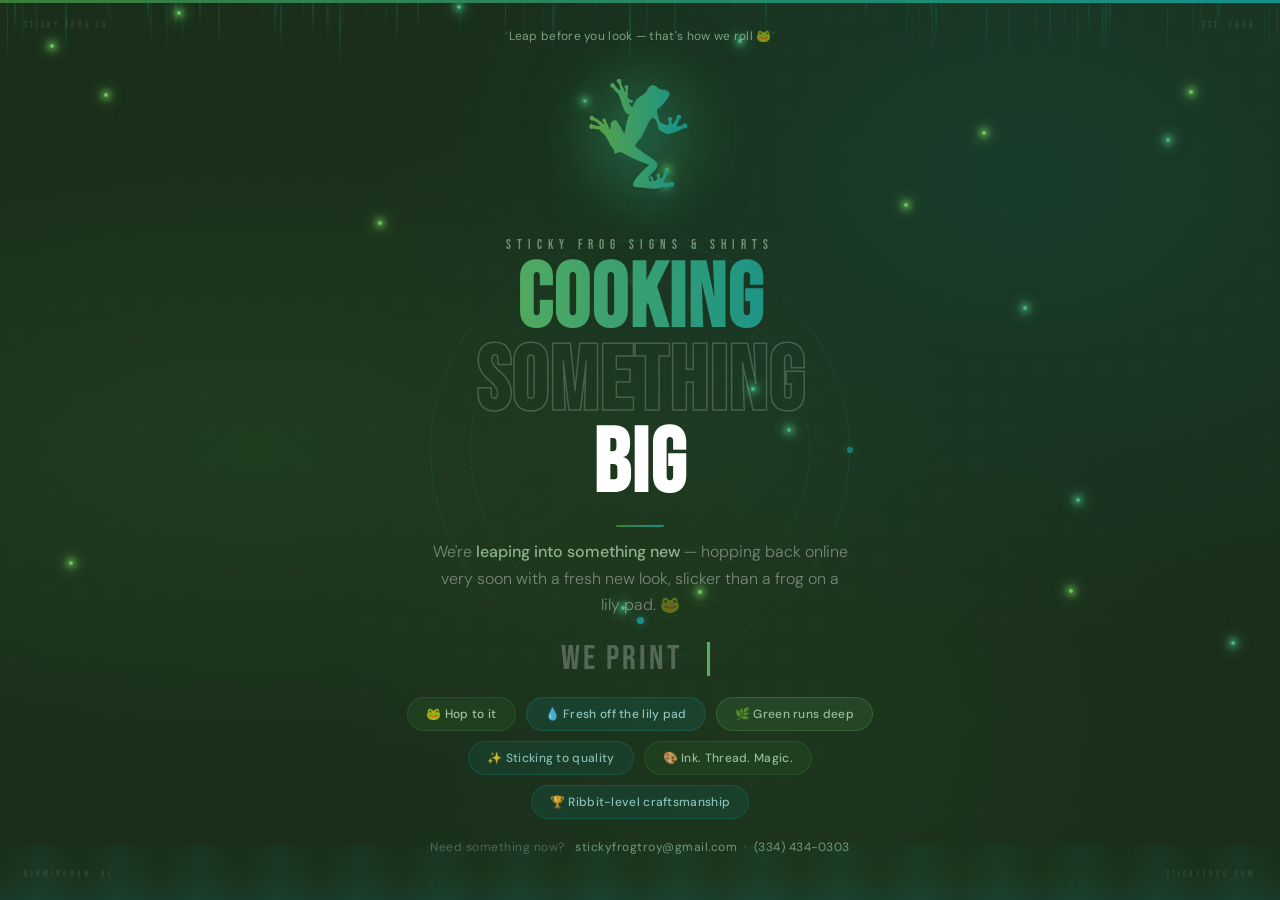
<file: maintenance.html>
<!DOCTYPE html>
<html lang="en">
<head>
<meta charset="UTF-8">
<meta name="viewport" content="width=device-width, initial-scale=1.0">
<title>Sticky Frog | Under Maintenance</title>
<link href="https://fonts.googleapis.com/css2?family=Bebas+Neue&family=DM+Sans:wght@300;400;500;700&display=swap" rel="stylesheet">
<style>
  *, *::before, *::after { box-sizing: border-box; margin: 0; padding: 0; }

  :root {
    --dark:   #1A2E1A;
    --green:  #3A7D3A;
    --mid:    #5aad5a;
    --teal:   #14918c;
    --light:  #F2F7F2;
    --muted:  #7A9A7A;
  }

  html, body {
    height: 100%;
    background: var(--dark);
    font-family: 'DM Sans', sans-serif;
    overflow: hidden;
  }

  /* ── Animated mesh background ── */
  .bg-mesh {
    position: fixed; inset: 0; z-index: 0;
    background:
      radial-gradient(ellipse at 20% 50%, rgba(58,125,58,0.18) 0%, transparent 50%),
      radial-gradient(ellipse at 80% 20%, rgba(20,145,140,0.14) 0%, transparent 45%),
      radial-gradient(ellipse at 60% 80%, rgba(58,125,58,0.10) 0%, transparent 40%),
      #1A2E1A;
    animation: bgShift 8s ease-in-out infinite alternate;
  }
  @keyframes bgShift {
    0%   { background-position: 0% 0%, 100% 0%, 50% 100%; }
    100% { background-position: 10% 10%, 90% 10%, 40% 90%; }
  }

  /* ── Dot grid overlay ── */
  .bg-dots {
    position: fixed; inset: 0; z-index: 0;
    background-image: radial-gradient(circle, rgba(255,255,255,0.055) 1px, transparent 1px);
    background-size: 32px 32px;
    animation: dotsMove 20s linear infinite;
  }
  @keyframes dotsMove {
    0%   { background-position: 0 0; }
    100% { background-position: 32px 32px; }
  }

  /* ── Floating particles ── */
  .particles { position: fixed; inset: 0; z-index: 1; pointer-events: none; overflow: hidden; }
  .particle {
    position: absolute;
    border-radius: 50%;
    animation: floatParticle linear infinite;
    opacity: 0;
  }
  @keyframes floatParticle {
    0%   { transform: translateY(110vh) scale(0); opacity: 0; }
    10%  { opacity: 1; }
    90%  { opacity: 0.6; }
    100% { transform: translateY(-10vh) scale(1); opacity: 0; }
  }

  /* ── Orbiting ring ── */
  .orbit-wrap {
    position: absolute;
    width: 340px; height: 340px;
    top: 50%; left: 50%;
    transform: translate(-50%, -50%);
    animation: orbitSpin 12s linear infinite;
    z-index: 2;
  }
  .orbit-ring {
    position: absolute; inset: 0;
    border-radius: 50%;
    border: 1.5px dashed rgba(58,125,58,0.3);
  }
  .orbit-dot {
    position: absolute;
    width: 10px; height: 10px;
    background: var(--mid);
    border-radius: 50%;
    box-shadow: 0 0 10px rgba(90,173,90,0.8);
    top: -5px; left: calc(50% - 5px);
  }
  .orbit-dot-2 {
    position: absolute;
    width: 7px; height: 7px;
    background: var(--teal);
    border-radius: 50%;
    box-shadow: 0 0 8px rgba(20,145,140,0.8);
    bottom: -3.5px; left: calc(50% - 3.5px);
  }
  @keyframes orbitSpin {
    from { transform: translate(-50%, -50%) rotate(0deg); }
    to   { transform: translate(-50%, -50%) rotate(360deg); }
  }

  .orbit-wrap-2 {
    position: absolute;
    width: 420px; height: 420px;
    top: 50%; left: 50%;
    transform: translate(-50%, -50%);
    animation: orbitSpin 20s linear infinite reverse;
    z-index: 2;
  }
  .orbit-ring-2 {
    position: absolute; inset: 0;
    border-radius: 50%;
    border: 1px solid rgba(20,145,140,0.15);
  }
  .orbit-dot-3 {
    position: absolute;
    width: 6px; height: 6px;
    background: rgba(20,145,140,0.8);
    border-radius: 50%;
    box-shadow: 0 0 8px rgba(20,145,140,0.6);
    right: -3px; top: calc(50% - 3px);
  }

  /* ── Main container ── */
  .container {
    position: relative; z-index: 10;
    width: 100%; height: 100vh;
    display: flex; flex-direction: column;
    align-items: center; justify-content: center;
    padding: 24px;
    gap: 0;
  }

  /* ── Frog SVG ── */
  .frog-wrap {
    position: relative;
    width: 180px; height: 180px;
    margin-bottom: 12px;
    flex-shrink: 0;
  }
  .frog-glow {
    position: absolute; inset: -20px;
    border-radius: 50%;
    background: radial-gradient(circle, rgba(58,125,58,0.25) 0%, transparent 70%);
    animation: glowPulse 2.5s ease-in-out infinite;
  }
  @keyframes glowPulse {
    0%,100% { transform: scale(1);   opacity: 0.7; }
    50%     { transform: scale(1.15); opacity: 1; }
  }
  .frog-svg-inner {
    position: relative; z-index: 2;
    width: 100%; height: 100%;
    animation: frogFloat 3.5s ease-in-out infinite;
    filter: drop-shadow(0 8px 24px rgba(20,145,140,0.5))
            drop-shadow(0 0 40px rgba(58,125,58,0.3));
  }
  @keyframes frogFloat {
    0%,100% { transform: translateY(0) rotate(0deg)   scale(1); }
    30%     { transform: translateY(-12px) rotate(-3deg) scale(1.04); }
    65%     { transform: translateY(-6px)  rotate(2deg)  scale(1.02); }
  }
  .frog-svg-inner svg { width: 100%; height: 100%; }

  /* ── Brand ── */
  .brand {
    font-family: 'Bebas Neue', sans-serif;
    font-size: 13px; letter-spacing: 6px;
    color: rgba(180,220,180,0.55);
    text-transform: uppercase;
    margin-bottom: 6px;
    animation: fadeUp 0.8s ease 0.3s both;
  }

  /* ── Headline ── */
  .headline {
    font-family: 'Bebas Neue', sans-serif;
    font-size: clamp(52px, 8vw, 90px);
    line-height: 0.92; letter-spacing: 2px;
    color: #fff;
    text-align: center;
    margin-bottom: 6px;
    animation: fadeUp 0.8s ease 0.5s both;
  }
  .headline .hi {
    display: block;
    background: linear-gradient(90deg, #5aad5a 0%, #14918c 50%, #5aad5a 100%);
    background-size: 200% auto;
    -webkit-background-clip: text; -webkit-text-fill-color: transparent;
    background-clip: text;
    animation: shimmerText 3s linear infinite;
  }
  @keyframes shimmerText {
    0%   { background-position: 0% center; }
    100% { background-position: 200% center; }
  }
  .headline .ghost {
    display: block;
    -webkit-text-stroke: 1.5px rgba(255,255,255,0.2);
    color: transparent;
  }

  /* ── Divider ── */
  .divider {
    width: 48px; height: 2px;
    background: linear-gradient(90deg, var(--green), var(--teal));
    border-radius: 2px;
    margin: 12px auto;
    animation: fadeUp 0.8s ease 0.7s both, dividerGrow 0.8s ease 0.7s both;
  }
  @keyframes dividerGrow {
    from { width: 0; opacity: 0; }
    to   { width: 48px; opacity: 1; }
  }

  /* ── Subtitle ── */
  .subtitle {
    font-size: clamp(13px, 2vw, 16px);
    color: rgba(255,255,255,0.4);
    text-align: center;
    max-width: 420px;
    line-height: 1.65;
    font-weight: 300;
    margin-bottom: 20px;
    animation: fadeUp 0.8s ease 0.9s both;
  }
  .subtitle strong { color: rgba(180,220,180,0.75); font-weight: 500; }



  /* ── Status badges ── */
  .badges {
    display: flex; gap: 10px; flex-wrap: wrap;
    justify-content: center;
    margin-bottom: 20px;
    animation: fadeUp 0.8s ease 1.3s both;
  }
  .badge {
    display: flex; align-items: center; gap: 7px;
    background: rgba(255,255,255,0.04);
    border: 1px solid rgba(255,255,255,0.08);
    border-radius: 40px;
    padding: 6px 14px;
    font-size: 11px; font-weight: 500; letter-spacing: 0.5px;
    color: rgba(255,255,255,0.45);
    backdrop-filter: blur(4px);
  }
  .badge-dot {
    width: 6px; height: 6px; border-radius: 50%;
    background: var(--mid);
    box-shadow: 0 0 6px rgba(90,173,90,0.8);
    animation: dotBlink 1.5s ease-in-out infinite;
  }
  .badge-dot.teal {
    background: var(--teal);
    box-shadow: 0 0 6px rgba(20,145,140,0.8);
    animation-delay: 0.5s;
  }
  .badge-dot.amber {
    background: #e8a838;
    box-shadow: 0 0 6px rgba(232,168,56,0.8);
    animation-delay: 1s;
  }
  @keyframes dotBlink {
    0%,100% { opacity: 1; transform: scale(1); }
    50%     { opacity: 0.4; transform: scale(0.7); }
  }

  /* ── Contact line ── */
  .contact-line {
    font-size: 12px; color: rgba(255,255,255,0.25);
    text-align: center; letter-spacing: 0.5px;
    animation: fadeUp 0.8s ease 1.5s both;
  }
  .contact-line a {
    color: rgba(180,220,180,0.6);
    text-decoration: none;
    transition: color 0.22s ease;
  }
  .contact-line a:hover { color: rgba(180,220,180,1); }

  /* ── Shared fade up ── */
  @keyframes fadeUp {
    from { opacity: 0; transform: translateY(20px); }
    to   { opacity: 1; transform: translateY(0); }
  }

  /* ── Corner tag ── */
  .corner-tag {
    position: fixed;
    font-family: 'Bebas Neue', sans-serif;
    font-size: 9px; letter-spacing: 3px;
    color: rgba(255,255,255,0.1);
    text-transform: uppercase;
  }
  .corner-tag.tl { top: 20px; left: 24px; }
  .corner-tag.tr { top: 20px; right: 24px; text-align: right; }
  .corner-tag.bl { bottom: 20px; left: 24px; }
  .corner-tag.br { bottom: 20px; right: 24px; text-align: right; }


  /* ── Typewriter ── */
  .typewriter-wrap {
    font-family: 'Bebas Neue', sans-serif;
    font-size: clamp(22px, 3.5vw, 34px);
    letter-spacing: 3px;
    color: rgba(255,255,255,0.5);
    margin-bottom: 18px;
    animation: fadeUp 0.8s ease 1.0s both;
    display: flex; align-items: center; gap: 8px;
  }
  .typewriter-prefix { color: rgba(255,255,255,0.25); }
  .typewriter-word {
    background: linear-gradient(90deg, #5aad5a, #14918c);
    -webkit-background-clip: text; -webkit-text-fill-color: transparent;
    background-clip: text;
    min-width: 2px;
  }
  .typewriter-cursor {
    color: #5aad5a;
    animation: cursorBlink 0.75s step-end infinite;
    font-weight: 300;
  }
  @keyframes cursorBlink {
    0%,100% { opacity: 1; }
    50%      { opacity: 0; }
  }

  /* ── Word pills ── */
  .word-pills {
    display: flex; flex-wrap: wrap;
    justify-content: center; gap: 10px;
    max-width: 520px;
    margin-bottom: 20px;
    animation: fadeUp 0.8s ease 1.2s both;
  }
  .pill {
    padding: 8px 18px;
    border-radius: 40px;
    font-size: 12px; font-weight: 500;
    letter-spacing: 0.3px;
    backdrop-filter: blur(6px);
    cursor: default;
    transition: transform 0.25s cubic-bezier(0.34,1.56,0.64,1),
                box-shadow 0.25s ease,
                background 0.25s ease;
    animation: pillFadeIn 0.5s ease both, pillFloat linear infinite;
  }
  .pill:hover {
    transform: translateY(-5px) scale(1.06) !important;
  }
  @keyframes pillFadeIn {
    from { opacity:0; transform: scale(0.8) translateY(10px); }
    to   { opacity:1; transform: scale(1) translateY(0); }
  }
  @keyframes pillFloat {
    0%,100% { transform: translateY(0); }
    50%     { transform: translateY(-4px); }
  }
  .pill-1 {
    background: rgba(58,125,58,0.18);
    border: 1px solid rgba(58,125,58,0.35);
    color: rgba(180,220,180,0.85);
    animation-delay: 1.3s, 0s;
    animation-duration: 0.5s, 3.2s;
  }
  .pill-2 {
    background: rgba(20,145,140,0.15);
    border: 1px solid rgba(20,145,140,0.3);
    color: rgba(160,220,215,0.85);
    animation-delay: 1.4s, 0.4s;
    animation-duration: 0.5s, 3.8s;
  }
  .pill-3 {
    background: rgba(90,173,90,0.14);
    border: 1px solid rgba(90,173,90,0.28);
    color: rgba(180,220,180,0.8);
    animation-delay: 1.5s, 0.8s;
    animation-duration: 0.5s, 3.4s;
  }
  .pill-4 {
    background: rgba(20,145,140,0.12);
    border: 1px solid rgba(20,145,140,0.25);
    color: rgba(160,220,215,0.8);
    animation-delay: 1.6s, 1.2s;
    animation-duration: 0.5s, 4s;
  }
  .pill-5 {
    background: rgba(58,125,58,0.15);
    border: 1px solid rgba(58,125,58,0.3);
    color: rgba(180,220,180,0.8);
    animation-delay: 1.7s, 0.6s;
    animation-duration: 0.5s, 3.6s;
  }
  .pill-6 {
    background: rgba(20,145,140,0.14);
    border: 1px solid rgba(20,145,140,0.28);
    color: rgba(160,220,215,0.82);
    animation-delay: 1.8s, 1.0s;
    animation-duration: 0.5s, 3.3s;
  }

  /* ── Scan line ── */
  .scanline {
    position: fixed; left: 0; right: 0;
    height: 2px;
    background: linear-gradient(90deg, transparent, rgba(58,125,58,0.4), rgba(20,145,140,0.4), transparent);
    animation: scanMove 6s linear infinite;
    z-index: 1; pointer-events: none;
    opacity: 0.5;
  }
  @keyframes scanMove {
    0%   { top: -2px; opacity: 0; }
    5%   { opacity: 0.5; }
    95%  { opacity: 0.5; }
    100% { top: 100vh; opacity: 0; }
  }

  /* ── Top shimmer bar ── */
  .top-bar {
    position: fixed; top: 0; left: 0; right: 0;
    height: 3px; z-index: 99;
    background: linear-gradient(90deg, var(--green), var(--teal), var(--green));
    background-size: 200% 100%;
    animation: barShimmer 2.5s linear infinite;
  }
  @keyframes barShimmer {
    0%   { background-position: 0% 0; }
    100% { background-position: 200% 0; }
  }

  /* ═══════════════════════════════════════════
     JUMPING FROG + LILY PAD + FIREFLIES +
     RAIN + STARS + FROG QUOTES
  ═══════════════════════════════════════════ */

  /* ── Twinkling stars ── */
  .stars { position:fixed; inset:0; z-index:0; pointer-events:none; overflow:hidden; }
  .star {
    position:absolute; border-radius:50%;
    background:#fff;
    animation: starTwinkle ease-in-out infinite;
  }
  @keyframes starTwinkle {
    0%,100% { opacity:0.1; transform:scale(1); }
    50%     { opacity:0.9; transform:scale(1.4); }
  }

  /* ── Rain drops ── */
  .rain { position:fixed; inset:0; z-index:1; pointer-events:none; overflow:hidden; }
  .raindrop {
    position:absolute; top:-20px;
    width:1.5px;
    background:linear-gradient(to bottom, transparent, rgba(20,145,140,0.45), transparent);
    border-radius:2px;
    animation: rainFall linear infinite;
  }
  @keyframes rainFall {
    0%   { transform:translateY(-20px) rotate(12deg); opacity:0; }
    5%   { opacity:1; }
    95%  { opacity:0.5; }
    100% { transform:translateY(110vh) rotate(12deg); opacity:0; }
  }

  /* ── Ripple on rain hit ── */
  .ripple-pool { position:fixed; bottom:0; left:0; right:0; height:60px; z-index:2; pointer-events:none; }
  .ripple-ring {
    position:absolute; bottom:0;
    border-radius:50%;
    border:1px solid rgba(20,145,140,0.35);
    transform:scale(0);
    animation: rippleSpread ease-out infinite;
  }
  @keyframes rippleSpread {
    0%   { transform:scale(0); opacity:0.7; }
    100% { transform:scale(1); opacity:0; }
  }

  /* ── Fireflies ── */
  .fireflies { position:fixed; inset:0; z-index:2; pointer-events:none; overflow:hidden; }
  .firefly {
    position:absolute;
    width:4px; height:4px; border-radius:50%;
    background:rgba(180,230,100,0.9);
    box-shadow:0 0 6px 2px rgba(180,230,100,0.7), 0 0 12px 4px rgba(90,200,90,0.4);
    animation: fireflyFloat ease-in-out infinite, fireflyBlink ease-in-out infinite;
  }
  @keyframes fireflyFloat {
    0%   { transform:translate(0,0); }
    25%  { transform:translate(var(--dx1), var(--dy1)); }
    50%  { transform:translate(var(--dx2), var(--dy2)); }
    75%  { transform:translate(var(--dx3), var(--dy3)); }
    100% { transform:translate(0,0); }
  }
  @keyframes fireflyBlink {
    0%,100%       { opacity:0.05; box-shadow:none; }
    45%,55%       { opacity:1; box-shadow:0 0 8px 3px rgba(180,230,100,0.8), 0 0 18px 6px rgba(90,200,90,0.5); }
  }

  /* ── Jumping frog ── */
  .jumping-frog {
    position:fixed;
    bottom: 72px;
    left:-120px;
    width:70px; height:70px;
    z-index:20; pointer-events:none;
    filter: drop-shadow(0 4px 10px rgba(20,145,140,0.5));
    animation: frogJump 9s ease-in-out infinite;
  }
  .jumping-frog svg { width:100%; height:100%; }
  @keyframes frogJump {
    0%   { left:-120px;  bottom:72px;  transform:rotate(-5deg) scaleX(1);   opacity:0; }
    5%   { opacity:1; }
    15%  { left:12%;  bottom:130px; transform:rotate(-10deg) scaleX(1); }
    25%  { left:24%;  bottom:72px;  transform:rotate(0deg)  scaleX(1); }
    35%  { left:38%;  bottom:145px; transform:rotate(-8deg)  scaleX(1); }
    45%  { left:52%;  bottom:72px;  transform:rotate(0deg)  scaleX(1); }
    55%  { left:66%;  bottom:138px; transform:rotate(-12deg) scaleX(1); }
    65%  { left:80%;  bottom:72px;  transform:rotate(0deg)  scaleX(1); }
    75%  { left:94%;  bottom:120px; transform:rotate(-8deg)  scaleX(1); }
    85%  { left:108%; bottom:72px;  transform:rotate(5deg)  scaleX(-1); opacity:1; }
    90%  { opacity:0; }
    100% { left:108%; bottom:72px;  transform:rotate(5deg)  scaleX(-1); opacity:0; }
  }

  /* ── Lily pad ── */
  .lily-pad {
    position:fixed;
    bottom:56px; left:-140px;
    width:90px; height:36px;
    z-index:19; pointer-events:none;
    animation: lilyFollow 9s ease-in-out infinite;
  }
  @keyframes lilyFollow {
    0%   { left:-140px; bottom:56px; opacity:0; transform:scaleX(1); }
    5%   { opacity:1; }
    15%  { left:8%;    bottom:56px; }
    25%  { left:20%;   bottom:56px; }
    35%  { left:34%;   bottom:56px; }
    45%  { left:48%;   bottom:56px; }
    55%  { left:62%;   bottom:56px; }
    65%  { left:76%;   bottom:56px; }
    75%  { left:90%;   bottom:56px; }
    85%  { left:104%;  bottom:56px; opacity:1; transform:scaleX(-1); }
    90%  { opacity:0; }
    100% { left:104%;  bottom:56px; opacity:0; }
  }

  /* ── Frog quote rotator ── */
  .frog-quote {
    position:fixed;
    top:28px; left:50%; transform:translateX(-50%);
    z-index:50; pointer-events:none;
    font-family:'DM Sans',sans-serif;
    font-size:12px; font-weight:400; letter-spacing:0.3px;
    color:rgba(180,220,180,0.65);
    text-align:center;
    white-space:nowrap;
    transition:opacity 0.6s ease, transform 0.6s ease;
  }
  .frog-quote.hide {
    opacity:0; transform:translateX(-50%) translateY(-8px);
  }
  .frog-quote .quote-mark { color:rgba(58,125,58,0.5); }

  /* ── Water shimmer at bottom ── */
  .water-line {
    position:fixed; bottom:0; left:0; right:0;
    height:55px; z-index:18; pointer-events:none;
    background:linear-gradient(to top,
      rgba(20,145,140,0.12) 0%,
      rgba(58,125,58,0.06) 40%,
      transparent 100%);
    animation: waterWave 4s ease-in-out infinite;
  }
  @keyframes waterWave {
    0%,100% { transform:scaleY(1)   skewX(0deg); }
    25%     { transform:scaleY(1.08) skewX(0.5deg); }
    75%     { transform:scaleY(0.94) skewX(-0.5deg); }
  }

  /* ── Water reflection shimmer ── */
  .water-shimmer {
    position:fixed; bottom:0; left:0; right:0;
    height:55px; z-index:17; pointer-events:none;
    overflow:hidden;
  }
  .water-shimmer::before {
    content:'';
    position:absolute; bottom:0; left:-100%; right:-100%;
    height:100%;
    background:repeating-linear-gradient(
      90deg,
      transparent 0px,
      rgba(20,145,140,0.08) 40px,
      transparent 80px
    );
    animation:shimmerMove 3s linear infinite;
  }
  @keyframes shimmerMove {
    from { transform:translateX(0); }
    to   { transform:translateX(80px); }
  }

</style>
</head>
<body>


<!-- Stars -->
<div class="stars" id="stars"></div>

<!-- Rain -->
<div class="rain" id="rain"></div>
<div class="ripple-pool" id="ripplePool"></div>

<!-- Fireflies -->
<div class="fireflies" id="fireflies"></div>

<!-- Water -->
<div class="water-shimmer"></div>
<div class="water-line"></div>

<!-- Lily pad (SVG inline) -->
<div class="lily-pad" id="lilyPad">
  <svg viewBox="0 0 90 36" xmlns="http://www.w3.org/2000/svg">
    <!-- main pad -->
    <ellipse cx="45" cy="24" rx="42" ry="14"
      fill="rgba(46,110,46,0.82)"
      stroke="rgba(58,125,58,0.6)" stroke-width="1"/>
    <!-- notch -->
    <path d="M45,24 L45,4 Q47,12 55,16 Q48,18 45,24Z"
      fill="rgba(26,70,26,0.6)"/>
    <!-- vein lines -->
    <line x1="45" y1="24" x2="12" y2="20" stroke="rgba(80,160,80,0.35)" stroke-width="1"/>
    <line x1="45" y1="24" x2="78" y2="20" stroke="rgba(80,160,80,0.35)" stroke-width="1"/>
    <line x1="45" y1="24" x2="30" y2="12" stroke="rgba(80,160,80,0.25)" stroke-width="0.8"/>
    <line x1="45" y1="24" x2="60" y2="12" stroke="rgba(80,160,80,0.25)" stroke-width="0.8"/>
    <!-- small flower -->
    <circle cx="68" cy="16" r="5" fill="rgba(220,50,80,0.6)"/>
    <circle cx="68" cy="16" r="2.5" fill="rgba(255,220,80,0.8)"/>
    <!-- water ripples around pad -->
    <ellipse cx="45" cy="35" rx="46" ry="5"
      fill="none" stroke="rgba(20,145,140,0.2)" stroke-width="1"
      opacity="0.6"/>
  </svg>
</div>

<!-- Jumping frog -->
<div class="jumping-frog" id="jumpingFrog">
  <svg fill="none" height="100%" width="100%" viewBox="0 0 171 164" xmlns:xlink="http://www.w3.org/1999/xlink" xmlns="http://www.w3.org/2000/svg"><defs><linearGradient id="i0" gradientUnits="userSpaceOnUse" spreadMethod="pad" x2="72.55" y2="28.36" x1="72.5" y1="28.36"><stop offset="0%" stop-color="#5ca345" /><stop offset="22%" stop-color="#5ca345" /><stop offset="39%" stop-color="#59a34d" /><stop offset="54%" stop-color="#549e54" /><stop offset="69%" stop-color="#479c63" /><stop offset="83%" stop-color="#389975" /><stop offset="96%" stop-color="#219487" /><stop offset="100%" stop-color="#14918c" /></linearGradient><linearGradient id="i1" gradientUnits="userSpaceOnUse" spreadMethod="pad" x2="98.32" y2="61.1" x1="28.38" y1="61.1"><stop offset="0%" stop-color="#5ca345" /><stop offset="100%" stop-color="#14918c" /></linearGradient></defs><g transform="matrix(1.33,0,0,1.33,0,0)" id="i2"><g id="i2"><g id="i3" transform="matrix(0.06,0,0,0.06,71.52,26.41)"><path d="" /></g><g><path fill="url(#i0)" d="M72.51,28.36C72.49,28.36,72.51,28.36,72.51,28.36C72.54,28.36,72.54,28.38,72.54,28.38C72.54,28.38,72.54,28.36,72.51,28.36C72.51,28.36,72.51,28.36,72.51,28.36Z" /></g><g><g id="i3" transform="matrix(0.063,0,0,0.063,31.12,24.57)"><path d="" /></g></g><g><path fill="url(#i1)" d="M75.06,100.2C75.27,100.14,75.52,100.1,75.73,100.04C75.97,99.98,76.15,99.92,76.33,99.89C76.51,99.86,76.69,99.8,76.93,99.74C77.14,99.68,77.3,99.68,77.42,99.65C77.57,99.62,77.72,99.62,77.96,99.56C78.14,99.53,78.29,99.47,78.47,99.41C78.65,99.35,78.8,99.32,78.98,99.26C79.1,99.23,79.35,99.14,79.62,99.05C79.89,98.96,80.2,98.9,80.38,98.87C80.56,98.84,80.74,98.84,80.92,98.84C81.1,98.84,81.31,98.84,81.49,98.84C81.61,98.87,81.73,98.87,81.88,98.87C82,98.87,82.16,98.89,82.28,98.89C82.37,98.89,82.49,98.89,82.64,98.89C82.76,98.89,82.91,98.89,83.06,98.89C83.15,98.89,83.27,98.89,83.42,98.89C83.57,98.89,83.76,98.87,83.97,98.84C84.09,98.81,84.24,98.77,84.39,98.77C84.48,98.77,84.54,98.75,84.63,98.75C84.72,98.72,84.81,98.71,84.9,98.68C85.05,98.62,85.24,98.59,85.45,98.56C85.66,98.53,85.87,98.54,86.17,98.54C86.29,98.57,86.38,98.59,86.5,98.59C86.62,98.62,86.71,98.62,86.86,98.62C87.07,98.62,87.29,98.6,87.5,98.54C87.71,98.48,87.89,98.41,88.1,98.26C88.19,98.17,88.28,98.05,88.34,97.96C88.4,97.84,88.47,97.72,88.53,97.63C88.56,97.57,88.59,97.54,88.59,97.45C88.62,97.39,88.61,97.29,88.64,97.14C88.64,96.99,88.64,96.9,88.64,96.78C88.64,96.66,88.65,96.54,88.59,96.33C88.56,96.18,88.52,96.06,88.46,95.94C88.4,95.82,88.31,95.69,88.16,95.57C88.07,95.48,87.95,95.39,87.8,95.33C87.65,95.27,87.5,95.21,87.35,95.18C87.2,95.18,86.99,95.18,86.75,95.21C86.54,95.24,86.29,95.27,86.17,95.3C85.84,95.39,85.66,95.55,85.42,95.7C85.21,95.82,84.96,95.97,84.6,96.03C84.21,96.09,83.97,96.12,83.7,96.09C83.43,96.09,83.18,96.03,82.79,96C82.61,95.97,82.49,95.97,82.37,95.97C82.25,95.97,82.15,95.97,82,95.97C81.91,95.94,81.85,95.91,81.76,95.88C81.7,95.85,81.64,95.82,81.55,95.82C81.46,95.79,81.37,95.76,81.28,95.73C81.19,95.7,81.13,95.63,81.07,95.57C80.98,95.45,80.98,95.33,81.01,95.18C81.04,95.06,81.1,94.91,81.19,94.82C81.22,94.76,81.28,94.7,81.31,94.64C81.34,94.58,81.37,94.52,81.43,94.46C81.52,94.37,81.58,94.28,81.64,94.19C81.7,94.1,81.76,94,81.82,93.88C81.85,93.76,81.92,93.67,81.95,93.61C81.98,93.52,82.01,93.46,82.04,93.43C82.16,93.13,82.31,92.85,82.43,92.55C82.55,92.28,82.67,91.98,82.82,91.71C82.85,91.62,82.88,91.53,82.91,91.47C82.94,91.38,83,91.29,83.06,91.14C83.09,91.05,83.12,90.96,83.18,90.84C83.24,90.72,83.3,90.59,83.33,90.47C83.48,90.26,83.55,90.11,83.64,89.96C83.73,89.84,83.79,89.72,83.94,89.54C84.03,89.42,84.09,89.3,84.18,89.18C84.27,89.06,84.36,88.97,84.48,88.88C84.81,88.7,85.02,88.27,85.05,87.85C85.08,87.43,84.96,86.97,84.69,86.67C84.54,86.52,84.42,86.4,84.3,86.34C84.18,86.25,84.03,86.18,83.82,86.12C83.61,86.03,83.3,86.07,83.06,86.16C82.79,86.25,82.55,86.34,82.46,86.43C82.4,86.49,82.3,86.52,82.21,86.58C82.12,86.64,82.04,86.7,81.98,86.79C81.89,86.88,81.82,87,81.76,87.12C81.7,87.24,81.67,87.36,81.7,87.45C81.7,87.57,81.7,87.7,81.7,87.82C81.7,87.94,81.7,88.06,81.7,88.12C81.7,88.21,81.67,88.3,81.67,88.39C81.67,88.48,81.67,88.57,81.64,88.66C81.64,88.75,81.61,88.84,81.58,88.96C81.55,89.05,81.52,89.17,81.49,89.23C81.46,89.29,81.43,89.36,81.4,89.45C81.37,89.54,81.34,89.63,81.31,89.75C81.25,89.87,81.22,89.99,81.19,90.08C81.16,90.17,81.13,90.26,81.07,90.35C80.92,90.62,80.77,90.9,80.62,91.17C80.47,91.44,80.28,91.71,80.1,91.95C79.98,92.07,79.89,92.13,79.8,92.22C79.71,92.28,79.62,92.35,79.47,92.44C79.38,92.47,79.29,92.5,79.2,92.53C79.11,92.56,79.02,92.56,78.93,92.59C78.87,92.59,78.8,92.56,78.71,92.5C78.65,92.44,78.59,92.38,78.56,92.29C78.53,92.2,78.5,92.1,78.47,91.95C78.44,91.8,78.41,91.65,78.38,91.47C78.38,91.2,78.41,91.08,78.47,90.99C78.53,90.9,78.59,90.8,78.59,90.62C78.59,90.47,78.59,90.29,78.59,90.14C78.56,89.99,78.53,89.81,78.47,89.66C78.29,89.27,78.02,89.08,77.69,89.02C77.39,88.99,77.02,89.12,76.72,89.33C76.54,89.45,76.42,89.54,76.33,89.66C76.24,89.78,76.15,89.96,76.06,90.2C76.03,90.32,76.03,90.47,76.06,90.62C76.09,90.77,76.18,90.93,76.3,91.11C76.36,91.2,76.39,91.26,76.42,91.32C76.45,91.38,76.48,91.41,76.51,91.44C76.54,91.5,76.57,91.59,76.6,91.68C76.63,91.77,76.66,91.89,76.63,91.98C76.63,92.16,76.63,92.29,76.63,92.41C76.63,92.53,76.6,92.62,76.57,92.71C76.54,92.86,76.48,93.01,76.42,93.13C76.36,93.28,76.24,93.43,76.12,93.61C76,93.73,75.91,93.85,75.82,93.91C75.73,93.97,75.63,94.04,75.57,94.1C75.48,94.16,75.39,94.22,75.27,94.25C75.18,94.31,75.06,94.34,75,94.37C74.85,94.4,74.76,94.43,74.7,94.43C74.61,94.43,74.55,94.37,74.43,94.31C74.25,94.22,74.12,94.06,74,93.91C73.88,93.76,73.83,93.61,73.77,93.46C73.71,93.28,73.64,93.13,73.55,92.98C73.46,92.83,73.4,92.68,73.34,92.5C73.31,92.38,73.31,92.26,73.28,92.11C73.28,91.99,73.28,91.83,73.22,91.71C72.98,91.01,72.13,91.02,71.53,91.35C70.96,91.71,70.62,92.38,71.41,93.01C71.47,93.07,71.53,93.1,71.59,93.13C71.65,93.16,71.71,93.19,71.8,93.22C71.92,93.25,71.98,93.31,72.04,93.4C72.1,93.49,72.14,93.58,72.2,93.67C72.32,93.85,72.43,94.16,72.55,94.4C72.64,94.64,72.71,94.85,72.65,94.91C72.47,94.97,72.25,94.91,72.04,94.82C71.83,94.73,71.65,94.61,71.5,94.49C71.41,94.43,71.29,94.3,71.17,94.21C71.05,94.12,70.96,94,70.93,93.88C70.84,93.67,70.8,93.46,70.77,93.25C70.74,93.04,70.74,92.83,70.71,92.65C70.71,92.59,70.69,92.56,70.66,92.5C70.63,92.44,70.6,92.4,70.54,92.34C70.48,92.31,70.44,92.28,70.38,92.25C70.32,92.22,70.29,92.19,70.23,92.16C70.17,92.1,70.11,92.04,70.14,91.95C70.14,91.89,70.17,91.8,70.26,91.71C70.38,91.62,70.44,91.56,70.47,91.5C70.53,91.44,70.57,91.41,70.66,91.32C70.75,91.23,70.81,91.17,70.87,91.11C70.93,91.05,70.99,90.99,71.08,90.93C71.11,90.87,71.17,90.8,71.23,90.71C71.29,90.62,71.35,90.56,71.41,90.5C71.56,90.38,71.71,90.23,71.86,90.11C72.01,89.96,72.13,89.84,72.25,89.69C72.31,89.63,72.4,89.54,72.46,89.45C72.55,89.36,72.62,89.27,72.71,89.21C72.8,89.12,72.89,89,73.01,88.88C73.13,88.76,73.22,88.66,73.31,88.57C73.43,88.42,73.58,88.27,73.73,88.12C73.88,87.97,74.01,87.82,74.1,87.73C74.19,87.64,74.28,87.52,74.37,87.43C74.46,87.34,74.55,87.24,74.61,87.15C74.73,87,74.85,86.88,74.94,86.79C75.03,86.67,75.12,86.58,75.24,86.43C75.39,86.28,75.48,86.12,75.57,86C75.66,85.88,75.73,85.79,75.79,85.67C75.85,85.55,75.94,85.43,76.03,85.28C76.12,85.13,76.18,84.98,76.27,84.77C76.33,84.65,76.39,84.56,76.42,84.44C76.45,84.35,76.48,84.22,76.51,84.07C76.54,83.92,76.6,83.77,76.63,83.65C76.66,83.53,76.66,83.41,76.66,83.26C76.66,83.08,76.66,82.95,76.66,82.8C76.66,82.68,76.63,82.53,76.63,82.35C76.63,82.35,76.63,82.35,76.63,82.32C76.6,82.17,76.54,82.02,76.48,81.84C76.42,81.69,76.36,81.51,76.33,81.39C76.27,81.27,76.24,81.21,76.15,81.09C76.09,81,76,80.87,75.85,80.75C75.79,80.69,75.7,80.6,75.61,80.54C75.52,80.48,75.42,80.39,75.36,80.3C75.18,80.12,75,80,74.85,79.91C74.7,79.82,74.55,79.73,74.46,79.67C74.43,79.64,74.34,79.57,74.25,79.48C74.16,79.42,74.07,79.33,73.98,79.27C73.95,79.24,73.88,79.21,73.82,79.18C73.76,79.15,73.7,79.09,73.64,79.03C73.58,78.97,73.52,78.94,73.46,78.91C73.4,78.88,73.34,78.82,73.25,78.79C73.19,78.73,73.13,78.7,73.04,78.64C72.98,78.58,72.89,78.55,72.83,78.49C72.74,78.43,72.71,78.37,72.65,78.31C72.59,78.25,72.53,78.21,72.41,78.12C72.35,78.09,72.29,78.04,72.2,77.98C72.11,77.92,72.01,77.85,71.89,77.79C71.8,77.73,71.71,77.67,71.62,77.58C71.5,77.52,71.41,77.43,71.29,77.34C71.23,77.31,71.17,77.25,71.08,77.22C71.02,77.16,70.93,77.13,70.84,77.04C70.78,77.01,70.71,76.95,70.62,76.89C70.53,76.83,70.47,76.77,70.38,76.74C70.29,76.71,70.23,76.65,70.14,76.62C70.05,76.56,69.99,76.53,69.87,76.44C69.78,76.38,69.66,76.32,69.54,76.23C69.42,76.14,69.3,76.08,69.21,76.02C69.15,75.96,69.05,75.92,68.96,75.86C68.87,75.8,68.78,75.74,68.69,75.71C68.63,75.65,68.51,75.59,68.39,75.47C68.24,75.35,68.06,75.2,67.82,75.02C67.76,74.96,67.64,74.89,67.52,74.8C67.4,74.71,67.24,74.63,67.12,74.54C67.03,74.48,66.91,74.38,66.79,74.29C66.67,74.2,66.52,74.11,66.4,74.05C66.34,74.02,66.25,73.96,66.19,73.9C66.13,73.84,66.04,73.78,65.98,73.75C65.89,73.69,65.85,73.66,65.79,73.6C65.73,73.54,65.64,73.48,65.55,73.39C65.52,73.33,65.4,73.23,65.25,73.14C65.1,73.05,64.95,72.93,64.86,72.81C64.77,72.75,64.65,72.69,64.53,72.6C64.41,72.51,64.25,72.42,64.13,72.33C64.01,72.24,63.92,72.15,63.8,72.06C63.71,71.97,63.59,71.91,63.47,71.79C63.41,71.73,63.35,71.7,63.29,71.64C63.23,71.61,63.17,71.54,63.08,71.48C62.96,71.39,62.87,71.3,62.78,71.24C62.69,71.18,62.62,71.12,62.56,71.09C62.47,71.03,62.35,70.94,62.23,70.88C62.17,70.82,62.11,70.79,62.05,70.73C62.02,70.7,61.96,70.67,61.93,70.64C61.75,70.49,61.63,70.4,61.51,70.31C61.39,70.22,61.29,70.13,61.11,69.95C60.99,69.83,60.9,69.7,60.84,69.58C60.78,69.46,60.78,69.31,60.84,69.13C60.87,69.01,60.93,68.89,60.96,68.8C60.99,68.68,61.05,68.59,61.14,68.47C61.2,68.38,61.27,68.29,61.33,68.2C61.39,68.11,61.45,68.01,61.51,67.89C61.54,67.83,61.54,67.8,61.57,67.77C61.6,67.71,61.63,67.68,61.69,67.59C61.78,67.44,61.87,67.32,61.96,67.17C62.05,67.02,62.14,66.9,62.26,66.75C62.38,66.6,62.47,66.47,62.56,66.38C62.65,66.29,62.72,66.2,62.84,66.05C62.93,65.93,63.05,65.84,63.14,65.72C63.23,65.63,63.32,65.54,63.38,65.45C63.41,65.39,63.5,65.3,63.56,65.21C63.65,65.12,63.71,64.99,63.8,64.93C63.89,64.81,63.95,64.75,63.98,64.72C64.04,64.66,64.08,64.63,64.2,64.51C64.29,64.39,64.41,64.3,64.5,64.18C64.59,64.09,64.68,63.97,64.77,63.88C64.83,63.82,64.86,63.76,64.92,63.7C64.98,63.64,65.04,63.54,65.1,63.39C65.16,63.27,65.22,63.21,65.25,63.15C65.28,63.06,65.34,63,65.4,62.85C65.49,62.64,65.58,62.43,65.7,62.22C65.79,62.01,65.92,61.79,66.04,61.61C66.13,61.46,66.19,61.34,66.25,61.25C66.31,61.13,66.37,61.01,66.46,60.86C66.55,60.71,66.61,60.59,66.67,60.44C66.73,60.29,66.79,60.17,66.88,60.02C67,59.84,67.06,59.68,67.15,59.53C67.24,59.38,67.31,59.23,67.43,59.02C67.52,58.84,67.57,58.68,67.66,58.5C67.72,58.32,67.82,58.14,67.94,57.96C68,57.81,68.09,57.66,68.15,57.51C68.24,57.36,68.3,57.21,68.39,57.03C68.51,56.85,68.6,56.66,68.72,56.45C68.84,56.27,68.93,56.06,69.02,55.91C69.08,55.79,69.15,55.67,69.18,55.55C69.24,55.43,69.27,55.33,69.33,55.18C69.48,54.82,69.54,54.55,69.63,54.34C69.72,54.1,69.84,53.85,70.05,53.49C70.14,53.31,70.2,53.16,70.26,53.01C70.32,52.89,70.38,52.77,70.44,52.68C70.53,52.56,70.6,52.47,70.66,52.35C70.72,52.26,70.74,52.13,70.8,52.04C70.86,51.92,70.93,51.83,70.96,51.74C71.02,51.65,71.08,51.56,71.11,51.44C71.17,51.38,71.2,51.29,71.26,51.2C71.32,51.11,71.38,51.02,71.47,50.93C71.65,50.75,71.74,50.66,71.8,50.57C71.89,50.48,71.95,50.38,72.1,50.23C72.19,50.11,72.31,49.99,72.43,49.9C72.55,49.81,72.71,49.72,72.86,49.66C73.28,49.54,73.65,49.57,73.98,49.69C74.31,49.81,74.64,49.99,74.91,50.17C75.09,50.29,75.21,50.41,75.3,50.5C75.39,50.62,75.49,50.75,75.64,50.93C75.73,51.05,75.85,51.23,75.91,51.38C76,51.53,76.06,51.71,76.09,51.8C76.3,52.34,76.45,52.8,76.57,53.22C76.69,53.64,76.81,54.01,76.93,54.43C76.96,54.55,76.99,54.64,76.99,54.73C77.02,54.82,77.02,54.94,77.05,55.09C77.05,55.18,77.09,55.25,77.09,55.34C77.09,55.4,77.08,55.49,77.11,55.55C77.14,55.67,77.14,55.79,77.14,55.88C77.14,56,77.18,56.12,77.21,56.27C77.24,56.42,77.33,56.69,77.42,56.93C77.51,57.2,77.66,57.45,77.78,57.66C77.84,57.78,77.9,57.84,77.96,57.93C78.02,58.02,78.11,58.08,78.26,58.2C78.32,58.26,78.38,58.3,78.41,58.36C78.47,58.39,78.5,58.42,78.56,58.48C78.68,58.57,78.78,58.6,78.84,58.66C78.93,58.72,78.99,58.75,79.14,58.81C79.29,58.9,79.44,58.99,79.56,59.05C79.68,59.14,79.8,59.2,79.95,59.29C80.1,59.35,80.23,59.44,80.38,59.47C80.5,59.53,80.65,59.59,80.8,59.65C80.92,59.71,81.04,59.74,81.16,59.8C81.28,59.86,81.43,59.9,81.58,60.02C81.7,60.08,81.79,60.14,81.88,60.2C81.97,60.26,82.09,60.29,82.21,60.38C82.3,60.41,82.43,60.47,82.55,60.53C82.67,60.59,82.79,60.62,82.88,60.68C83,60.74,83.06,60.77,83.09,60.8C83.12,60.83,83.18,60.83,83.33,60.92C83.42,60.95,83.51,60.95,83.57,60.95C83.66,60.95,83.73,60.95,83.82,60.95C84.09,60.95,84.27,60.92,84.45,60.89C84.63,60.86,84.82,60.83,85.09,60.8C85.3,60.77,85.84,60.62,86.38,60.5C86.92,60.38,87.47,60.22,87.68,60.16C87.8,60.13,87.92,60.1,88.04,60.07C88.16,60.04,88.31,60.01,88.46,59.95C88.55,59.92,88.62,59.89,88.68,59.89C88.74,59.86,88.83,59.83,88.95,59.8C89.25,59.71,89.56,59.59,89.86,59.5C90.16,59.38,90.49,59.26,90.82,59.14C91.09,58.99,91.37,58.87,91.61,58.75C91.85,58.63,92.09,58.51,92.33,58.36C92.54,58.24,92.78,58.11,92.99,58.02C93.14,57.96,93.27,57.9,93.39,57.84C93.48,57.81,93.54,57.78,93.6,57.75C93.69,57.72,93.78,57.66,93.87,57.63C93.96,57.6,94.08,57.54,94.2,57.48C94.32,57.42,94.41,57.39,94.5,57.33C94.59,57.3,94.69,57.24,94.84,57.18C94.99,57.12,95.11,57.02,95.29,56.96C95.44,56.9,95.62,56.85,95.83,56.82C95.95,56.79,96.07,56.82,96.22,56.82C96.37,56.82,96.49,56.85,96.64,56.88C96.85,56.88,97.04,56.85,97.22,56.79C97.4,56.73,97.55,56.63,97.7,56.54C97.82,56.42,97.95,56.27,98.04,56.09C98.13,55.91,98.18,55.73,98.18,55.58C98.21,55.34,98.21,55.12,98.18,54.91C98.15,54.7,98.1,54.49,98.04,54.25C97.95,54.01,97.79,53.83,97.61,53.71C97.43,53.59,97.22,53.49,97.04,53.46C96.83,53.4,96.61,53.37,96.43,53.34C96.22,53.31,96.04,53.35,95.89,53.38C95.71,53.44,95.53,53.52,95.41,53.61C95.29,53.7,95.17,53.8,95.14,53.86C95.08,53.92,95.02,54.01,94.96,54.1C94.9,54.19,94.83,54.28,94.77,54.34C94.71,54.4,94.65,54.46,94.59,54.52C94.53,54.58,94.44,54.61,94.32,54.67C94.2,54.7,94.11,54.73,94.02,54.79C93.93,54.82,93.84,54.85,93.69,54.91C93.57,54.94,93.42,55.01,93.27,55.04C93.12,55.07,92.93,55.12,92.78,55.15C92.6,55.18,92.33,55.24,92.09,55.27C91.85,55.3,91.6,55.34,91.42,55.37C91.3,55.37,91.18,55.36,91.06,55.39C90.94,55.39,90.82,55.42,90.7,55.39C90.64,55.39,90.58,55.4,90.52,55.37C90.52,55.37,90.34,55.21,90.34,55.21C90.37,55.09,90.4,54.97,90.46,54.88C90.55,54.76,90.64,54.64,90.7,54.46C90.76,54.37,90.79,54.28,90.82,54.22C90.85,54.16,90.91,54.07,90.97,53.95C91.03,53.86,91.06,53.79,91.09,53.73C91.12,53.67,91.15,53.58,91.18,53.49C91.21,53.43,91.24,53.37,91.27,53.31C91.3,53.25,91.33,53.19,91.36,53.1C91.42,52.95,91.45,52.86,91.48,52.77C91.51,52.68,91.54,52.62,91.57,52.56C91.63,52.35,91.69,52.19,91.75,52.04C91.81,51.92,91.85,51.8,91.91,51.65C91.94,51.56,91.97,51.47,92,51.35C92.03,51.26,92.09,51.14,92.15,51.05C92.21,50.96,92.27,50.87,92.33,50.81C92.39,50.75,92.45,50.66,92.51,50.6C92.6,50.51,92.78,50.32,92.96,50.17C93.14,50.02,93.3,49.87,93.39,49.78C93.51,49.69,93.57,49.6,93.63,49.48C93.69,49.36,93.72,49.23,93.75,49.05C93.78,48.96,93.75,48.84,93.72,48.72C93.69,48.6,93.66,48.45,93.6,48.3C93.48,48,93.29,47.7,93.05,47.52C92.81,47.31,92.51,47.18,92.21,47.18C91.79,47.18,91.45,47.18,91.15,47.3C90.85,47.42,90.64,47.67,90.43,48.12C90.4,48.21,90.4,48.3,90.4,48.42C90.4,48.57,90.4,48.72,90.43,48.96C90.43,49.02,90.43,49.09,90.43,49.18C90.43,49.24,90.4,49.33,90.4,49.42C90.4,49.57,90.4,49.63,90.37,49.72C90.37,49.78,90.33,49.87,90.3,49.96C90.27,50.05,90.25,50.11,90.19,50.2C90.16,50.29,90.1,50.39,90.04,50.48C90.01,50.57,89.94,50.69,89.88,50.78C89.82,50.87,89.79,50.99,89.73,51.08C89.64,51.2,89.58,51.29,89.49,51.44C89.4,51.56,89.28,51.74,89.13,51.98C89.04,52.13,88.98,52.23,88.92,52.32C88.86,52.41,88.79,52.47,88.64,52.59C88.61,52.65,88.56,52.71,88.5,52.8C88.44,52.86,88.35,52.95,88.29,53.01C88.23,53.07,88.19,53.13,88.16,53.16C88.13,53.19,88.13,53.22,88.1,53.25C88.07,53.28,88.07,53.28,88.04,53.31C87.98,53.37,87.95,53.43,87.89,53.49C87.83,53.55,87.74,53.62,87.65,53.68C87.44,53.74,87.32,53.74,87.23,53.68C87.14,53.62,87.08,53.49,87.02,53.28C86.96,53.1,86.9,52.92,86.84,52.74C86.81,52.56,86.75,52.38,86.75,52.2C86.75,52.17,86.75,52.14,86.75,52.11C86.75,51.99,86.74,51.83,86.77,51.71C86.8,51.56,86.87,51.41,86.96,51.26C87.02,51.11,87.08,51.02,87.11,50.93C87.14,50.84,87.17,50.75,87.2,50.6C87.23,50.42,87.26,50.29,87.26,50.14C87.26,50.02,87.26,49.87,87.17,49.72C87.11,49.6,87.05,49.48,86.96,49.36C86.87,49.27,86.77,49.18,86.65,49.09C86.59,49.03,86.5,48.97,86.38,48.91C86.26,48.85,86.14,48.78,85.96,48.75C85.87,48.75,85.81,48.72,85.75,48.72C85.69,48.72,85.6,48.72,85.48,48.75C85.33,48.78,85.21,48.82,85.09,48.88C84.97,48.94,84.84,49.03,84.72,49.12C84.63,49.21,84.57,49.27,84.54,49.3C84.51,49.33,84.48,49.39,84.42,49.45C84.36,49.57,84.3,49.69,84.27,49.78C84.27,49.78,84.27,49.81,84.27,49.81C84.27,49.81,84.27,49.84,84.24,49.84C84.24,49.9,84.21,49.96,84.21,49.99C84.18,50.17,84.21,50.36,84.27,50.57C84.3,50.66,84.36,50.78,84.42,50.9C84.48,51.02,84.54,51.17,84.57,51.32C84.6,51.41,84.63,51.53,84.66,51.68C84.69,51.83,84.72,52.01,84.72,52.16C84.72,52.37,84.75,52.47,84.75,52.56C84.75,52.65,84.75,52.74,84.75,52.95C84.75,53.01,84.75,53.1,84.75,53.22C84.75,53.31,84.75,53.43,84.75,53.49C84.75,53.61,84.75,53.71,84.75,53.77C84.75,53.83,84.75,53.89,84.72,54.01C84.6,54.4,84.3,54.52,83.97,54.55C83.64,54.58,83.3,54.49,83.12,54.43C82.94,54.37,82.73,54.28,82.55,54.22C82.37,54.16,82.16,54.04,81.98,53.95C81.77,53.86,81.61,53.79,81.43,53.73C81.25,53.67,81.07,53.64,80.86,53.61C80.68,53.58,80.46,53.52,80.25,53.43C80.04,53.37,79.8,53.28,79.59,53.22C79.5,53.16,79.41,53.1,79.32,53.04C79.23,52.98,79.14,52.89,79.02,52.8C78.87,52.65,78.74,52.5,78.65,52.38C78.56,52.23,78.47,52.11,78.38,51.93C78.29,51.75,78.23,51.56,78.17,51.38C78.11,51.2,78.05,51.02,77.96,50.84C77.9,50.69,77.75,50.17,77.6,49.66C77.45,49.12,77.29,48.57,77.23,48.36C77.14,48.09,77.05,47.85,76.96,47.61C76.87,47.37,76.81,47.12,76.72,46.79C76.69,46.64,76.66,46.46,76.63,46.28C76.6,46.1,76.57,45.95,76.57,45.83C76.57,45.71,76.57,45.62,76.54,45.5C76.54,45.41,76.51,45.31,76.51,45.19C76.51,45.1,76.48,44.83,76.45,44.56C76.42,44.29,76.39,43.98,76.39,43.83C76.39,43.74,76.39,43.68,76.39,43.59C76.39,43.53,76.42,43.44,76.45,43.35C76.51,43.29,76.6,43.23,76.69,43.17C76.69,43.17,76.72,43.17,76.72,43.14C76.84,43.08,76.93,43.05,76.99,43.02C77.29,42.9,77.57,42.69,77.87,42.45C78.14,42.24,78.41,41.96,78.65,41.78C78.71,41.72,78.86,41.6,78.98,41.48C79.13,41.33,79.29,41.18,79.41,41.03C79.53,40.88,79.62,40.79,79.71,40.7C79.8,40.61,79.86,40.51,79.95,40.42C79.98,40.36,80.04,40.3,80.13,40.21C80.19,40.12,80.28,40.03,80.34,39.94C80.43,39.85,80.5,39.76,80.59,39.7C80.65,39.64,80.71,39.55,80.8,39.46C80.83,39.4,80.92,39.34,80.98,39.25C81.07,39.16,81.13,39.09,81.19,39C81.28,38.91,81.34,38.85,81.43,38.76C81.49,38.67,81.58,38.61,81.64,38.52C81.7,38.46,81.76,38.37,81.82,38.28C81.88,38.19,81.98,38.1,82.07,37.98C82.1,37.92,82.25,37.76,82.37,37.61C82.52,37.46,82.67,37.28,82.73,37.16C82.76,37.1,82.85,37.01,82.94,36.89C83.03,36.8,83.09,36.68,83.15,36.62C83.27,36.5,83.36,36.35,83.45,36.23C83.54,36.11,83.66,35.95,83.75,35.8C83.84,35.68,83.91,35.56,83.97,35.47C84.03,35.35,84.09,35.26,84.15,35.17C84.21,35.05,84.27,34.93,84.33,34.84C84.39,34.75,84.45,34.63,84.54,34.51C84.63,34.36,84.69,34.26,84.78,34.14C84.87,34.02,84.93,33.9,84.99,33.78C85.05,33.63,85.14,33.48,85.2,33.33C85.26,33.18,85.36,33.03,85.42,32.88C85.51,32.67,85.54,32.45,85.48,32.21C85.45,32,85.35,31.76,85.23,31.52C85.17,31.4,85.15,31.3,85.09,31.21C85.06,31.12,84.99,31.03,84.93,30.97C84.9,30.91,84.84,30.82,84.78,30.76C84.72,30.7,84.66,30.61,84.6,30.55C84.51,30.46,84.39,30.4,84.27,30.31C84.18,30.25,84.06,30.16,84,30.13C83.91,30.07,83.78,30.04,83.66,30.01C83.54,29.98,83.42,29.98,83.3,29.98C83.21,29.98,83.12,29.98,83.03,29.95C82.94,29.92,82.85,29.86,82.73,29.8C82.64,29.74,82.61,29.65,82.58,29.59C82.55,29.53,82.49,29.46,82.4,29.4C82.31,29.34,82.27,29.31,82.21,29.31C82.15,29.28,82.09,29.28,81.91,29.22C81.82,29.19,81.76,29.19,81.64,29.19C81.55,29.19,81.4,29.22,81.25,29.25C81.1,29.28,81.01,29.29,80.95,29.29C80.86,29.29,80.8,29.29,80.65,29.29C80.53,29.29,80.37,29.25,80.25,29.25C80.13,29.25,79.98,29.22,79.86,29.19C79.74,29.16,79.56,29.13,79.41,29.1C79.26,29.07,79.14,29.04,79.05,29.01C78.93,28.98,78.8,28.95,78.65,28.92C78.5,28.89,78.35,28.86,78.2,28.8C77.81,28.68,77.57,28.53,77.39,28.35C77.21,28.2,77.08,28.01,76.96,27.86C76.93,27.8,76.87,27.74,76.78,27.68C76.72,27.65,76.69,27.59,76.63,27.53C76.48,27.41,76.33,27.29,76.24,27.2C76.15,27.14,76.06,27.08,75.97,27.02C75.88,26.96,75.79,26.9,75.7,26.84C75.64,26.78,75.54,26.75,75.48,26.69C75.42,26.66,75.33,26.63,75.24,26.57C75.18,26.54,75.09,26.51,75,26.45C74.97,26.42,74.94,26.41,74.94,26.41C74.91,26.41,74.91,26.39,74.88,26.39C74.79,26.33,74.64,26.26,74.55,26.23C74.43,26.2,74.37,26.18,74.28,26.18C74.19,26.18,74.12,26.17,74,26.14C73.76,26.11,73.52,26.11,73.28,26.11C73.04,26.11,72.8,26.17,72.59,26.23C72.38,26.29,72.19,26.32,72.01,26.41C71.83,26.5,71.65,26.57,71.47,26.66C71.26,26.78,71.14,26.87,71.05,26.96C70.96,27.05,70.86,27.17,70.71,27.32C70.62,27.41,70.56,27.47,70.47,27.56C70.41,27.65,70.32,27.75,70.26,27.84C70.2,27.93,70.14,28.05,70.08,28.17C70.02,28.29,69.96,28.38,69.9,28.44C69.84,28.53,69.81,28.59,69.75,28.68C69.72,28.77,69.66,28.86,69.63,28.95C69.57,29.16,69.51,29.31,69.45,29.43C69.39,29.55,69.33,29.71,69.27,29.86C69.18,30.04,69.11,30.19,69.05,30.31C68.99,30.46,68.9,30.58,68.78,30.79C68.6,31,68.42,31.16,68.27,31.34C68.12,31.49,67.94,31.67,67.73,31.85C67.64,31.91,67.42,32.12,67.18,32.3C66.94,32.51,66.7,32.73,66.55,32.82C66.4,32.94,66.22,33.06,66.04,33.18C65.89,33.3,65.73,33.39,65.64,33.45C65.64,33.45,65.61,33.45,65.61,33.45C65.43,33.57,65.13,33.78,64.83,33.99C64.53,34.2,64.28,34.38,64.16,34.41C64.07,34.47,64.01,34.51,63.92,34.57C63.92,34.57,63.92,34.57,63.89,34.57C63.8,34.63,63.71,34.69,63.65,34.75C63.5,34.84,63.38,34.93,63.32,34.99C63.17,35.14,63.02,35.26,62.87,35.41C62.72,35.56,62.59,35.69,62.41,35.84C61.89,36.35,61.45,36.89,61.02,37.46C60.93,37.58,60.84,37.71,60.75,37.86C60.36,38.47,60,39.1,59.73,39.76C59.67,39.88,59.61,40.03,59.55,40.15C59.43,40.36,59.33,40.58,59.24,40.79C59.15,41,59.03,41.21,58.94,41.42C58.85,41.6,58.76,41.66,58.64,41.63C58.52,41.6,58.4,41.51,58.31,41.39C58.13,41.15,57.92,40.93,57.68,40.72C57.47,40.51,57.25,40.3,57.04,40.09C56.89,39.88,56.74,39.7,56.65,39.49C56.56,39.28,56.49,39.06,56.46,38.79C56.46,38.58,56.47,38.43,56.53,38.34C56.59,38.25,56.71,38.22,56.95,38.28C57.19,38.34,57.44,38.49,57.68,38.61C57.92,38.73,58.16,38.82,58.43,38.73C58.79,38.64,59.03,38.34,59.15,38.01C59.18,37.92,59.18,37.8,59.18,37.71C59.18,37.47,59.09,37.22,58.88,37.07C58.73,36.95,58.61,36.86,58.46,36.8C58.31,36.74,58.16,36.68,57.98,36.62C57.89,36.59,57.73,36.59,57.58,36.56C57.43,36.53,57.28,36.5,57.22,36.44C56.92,36.32,56.62,36.1,56.38,35.8C56.14,35.53,55.92,35.2,55.77,34.93C55.68,34.75,55.59,34.57,55.53,34.39C55.47,34.21,55.41,33.99,55.41,33.81C55.41,33.78,55.41,33.6,55.41,33.45C55.41,33.3,55.44,33.15,55.5,33.12C55.47,33,55.47,32.81,55.5,32.63C55.53,32.45,55.53,32.27,55.53,32.15C55.5,31.97,55.47,31.76,55.47,31.55C55.47,31.52,55.47,31.49,55.47,31.46C55.44,31.22,55.44,30.97,55.47,30.76C55.5,30.43,55.56,30.13,55.59,29.8C55.62,29.47,55.65,29.16,55.68,28.83C55.71,28.59,55.71,28.41,55.77,28.2C55.8,27.99,55.86,27.8,55.92,27.59C56.04,27.26,56.01,26.93,55.86,26.66C55.71,26.39,55.44,26.14,55.11,26.08C54.75,25.99,54.35,26.03,53.99,26.18C53.63,26.3,53.33,26.54,53.21,26.9C53.06,27.26,53.11,27.56,53.23,27.8C53.38,28.07,53.6,28.29,53.78,28.56C53.96,28.8,54.02,29.38,53.99,29.92C53.96,30.28,53.84,30.64,53.69,30.88C53.69,30.88,53.36,30.76,53.36,30.76C53.3,30.52,53.21,30.19,53.12,29.89C52.97,29.32,52.78,28.8,52.69,28.83C52.63,28.62,52.54,28.44,52.42,28.23C52.33,28.05,52.21,27.83,52.12,27.65C51.91,27.17,51.67,26.72,51.46,26.27C51.25,25.82,51.06,25.33,51,24.82C50.97,24.67,50.94,24.48,50.94,24.33C50.91,24.15,50.91,24,50.91,23.82C50.91,23.67,50.94,23.55,50.97,23.43C51,23.31,51.03,23.15,51,23C50.94,22.7,50.82,22.43,50.67,22.19C50.52,21.95,50.31,21.77,50.01,21.62C49.37,21.29,48.68,21.47,48.2,21.89C47.72,22.31,47.44,22.98,47.65,23.64C47.74,24,48.02,24.18,48.29,24.36C48.56,24.54,48.83,24.7,48.98,25C49.16,25.33,49.31,25.69,49.43,26.05C49.55,26.41,49.68,26.81,49.77,27.17C49.89,27.59,49.98,28.02,50.1,28.47C50.22,28.89,50.31,29.31,50.46,29.73C50.46,29.73,49.61,29.43,49.61,29.43C49.4,29.25,49.19,29.07,49.13,29.01C48.86,28.83,48.59,28.65,48.32,28.44C48.05,28.23,47.8,28.01,47.59,27.77C47.41,27.59,47.26,27.41,47.11,27.2C46.96,26.99,46.84,26.78,46.69,26.6C46.57,26.42,46.53,26.26,46.5,26.08C46.47,25.9,46.47,25.75,46.41,25.54C46.29,25.21,46.02,24.97,45.69,24.79C45.36,24.61,44.99,24.51,44.66,24.48C44.33,24.48,44.03,24.61,43.76,24.82C43.52,25.03,43.3,25.3,43.15,25.6C42.97,25.99,42.94,26.39,43.09,26.75C43.15,26.9,43.25,27.05,43.34,27.17C43.4,27.23,43.42,27.29,43.48,27.35C43.57,27.44,43.7,27.53,43.82,27.62C43.97,27.71,44.09,27.78,44.24,27.84C44.39,27.9,44.54,27.93,44.72,27.93C44.87,27.93,44.96,27.98,45.02,28.07C45.08,28.16,45.15,28.29,45.21,28.41C45.39,28.74,45.6,29.04,45.84,29.34C46.08,29.64,46.32,29.92,46.59,30.19C46.8,30.4,47.02,30.64,47.23,30.88C47.44,31.12,47.68,31.34,47.89,31.55C48.22,31.94,48.53,32.27,48.8,32.66C49.07,33.02,49.31,33.45,49.52,33.9C49.91,34.81,50.25,35.77,50.55,36.77C50.76,37.5,50.97,38.21,51.18,38.91C51.27,39.15,51.34,39.43,51.43,39.67C51.7,40.49,51.94,41.24,52.27,41.99C52.39,42.26,52.48,42.51,52.6,42.78C52.6,42.81,52.63,42.84,52.63,42.87C52.69,42.99,52.75,43.11,52.81,43.26C52.84,43.32,52.87,43.41,52.93,43.47C52.99,43.56,53.03,43.65,53.09,43.74C53.18,43.92,53.27,44.08,53.36,44.26C53.6,44.68,53.96,45.32,54.38,45.86C54.44,45.92,54.48,45.98,54.54,46.04C54.57,46.07,54.56,46.07,54.59,46.1C54.62,46.13,54.65,46.16,54.68,46.19C54.71,46.22,54.75,46.25,54.75,46.25C54.78,46.28,54.81,46.31,54.84,46.31C54.96,46.4,55.05,46.49,55.17,46.58C55.17,46.58,55.2,46.61,55.2,46.61C55.23,46.64,55.29,46.67,55.32,46.67C55.32,46.67,55.35,46.7,55.35,46.7C55.38,46.73,55.44,46.73,55.47,46.76C55.59,46.82,55.71,46.85,55.83,46.85C55.95,46.85,56.16,46.82,56.34,46.85C56.49,46.85,56.62,46.91,56.59,47.12C56.56,47.3,56.47,47.46,56.41,47.64C56.32,47.79,56.26,47.97,56.2,48.12C56.11,48.36,56.04,48.6,55.95,48.84C55.86,49.08,55.77,49.33,55.71,49.57C55.53,50.17,55.35,50.78,55.14,51.35C54.96,51.95,54.78,52.56,54.66,53.16C54.48,53.82,54.32,54.52,54.2,55.18C54.05,55.84,53.93,56.55,53.81,57.21C53.75,57.54,53.72,57.84,53.66,58.17C53.63,58.5,53.6,58.81,53.54,59.14C53.51,59.29,53.42,59.77,53.27,60.16C53.12,60.55,52.96,60.83,52.81,60.47C52.72,60.14,52.54,59.8,52.36,59.47C52.18,59.14,52,58.83,51.82,58.5C51.64,58.23,51.45,57.93,51.3,57.63C51.15,57.33,51,57.02,50.85,56.72C50.58,56.24,50.34,55.81,50.07,55.39C49.8,54.97,49.55,54.55,49.28,54.07C49.13,53.77,48.92,53.4,48.74,53.07C48.53,52.74,48.32,52.38,48.11,52.11C47.84,51.75,47.53,51.47,47.17,51.29C46.81,51.11,46.41,51.05,45.99,51.14C45.72,51.2,45.48,51.26,45.27,51.38C45.06,51.5,44.84,51.62,44.63,51.83C44.54,51.92,44.42,52.05,44.3,52.2C44.18,52.35,44.06,52.47,44.03,52.59C44,52.71,43.91,52.83,43.85,52.95C43.76,53.07,43.7,53.19,43.64,53.31C43.58,53.43,43.51,53.64,43.48,53.82C43.45,54.03,43.43,54.22,43.43,54.37C43.43,54.82,43.4,55.28,43.34,55.76C43.28,56.21,43.21,56.67,43.18,57.12C43.15,57.33,43.09,57.51,42.97,57.6C42.85,57.69,42.73,57.66,42.58,57.39C42.52,57.27,42.46,57.15,42.4,57.03C42.37,57,42.37,56.96,42.34,56.93C42.28,56.84,42.25,56.75,42.22,56.63C42.16,56.51,42.03,56.18,41.91,55.85C41.88,55.79,41.86,55.73,41.86,55.67C41.77,55.43,41.68,55.21,41.68,55.15C41.53,54.73,41.31,54.37,41.07,53.98C40.83,53.59,40.62,53.22,40.47,52.8C40.44,52.71,40.28,52.44,40.16,52.14C40.04,51.84,39.92,51.44,39.92,51.11C39.92,50.96,39.86,50.78,39.77,50.6C39.68,50.42,39.56,50.26,39.47,50.17C39.32,50.02,39.2,49.96,39.08,49.93C38.96,49.9,38.8,49.87,38.62,49.84C38.41,49.84,38.26,49.9,38.11,49.99C38.02,50.05,37.9,50.14,37.81,50.23C37.81,50.23,37.78,50.27,37.75,50.27C37.75,50.27,37.72,50.29,37.72,50.29C37.63,50.38,37.57,50.45,37.54,50.54C37.48,50.63,37.45,50.72,37.42,50.84C37.39,50.93,37.36,50.99,37.36,51.05C37.36,51.11,37.36,51.17,37.36,51.23C37.42,51.41,37.48,51.56,37.57,51.71C37.66,51.86,37.75,52.02,37.9,52.14C38.02,52.23,38.11,52.26,38.17,52.32C38.23,52.38,38.3,52.41,38.36,52.53C38.42,52.65,38.6,52.98,38.69,53.28C38.78,53.58,38.8,53.86,38.62,53.92C38.5,53.95,38.35,53.86,38.17,53.71C37.99,53.59,37.84,53.4,37.75,53.31C37.63,53.19,37.54,53.1,37.45,53.04C37.36,52.95,37.27,52.86,37.12,52.74C37.03,52.68,36.93,52.62,36.81,52.53C36.72,52.47,36.6,52.38,36.54,52.32C36.42,52.26,36.15,52.04,35.91,51.86C35.64,51.68,35.36,51.5,35.27,51.41C35.18,51.35,35.09,51.26,34.97,51.2C34.88,51.11,34.76,51.05,34.67,50.96C34.37,50.75,34.13,50.56,33.86,50.38C33.62,50.23,33.34,50.08,32.98,49.93C32.59,49.69,32.23,49.51,31.93,49.33C31.63,49.15,31.35,48.99,31.17,48.75C31.08,48.63,31.05,48.63,31.02,48.6C30.99,48.57,30.96,48.51,30.87,48.3C30.81,48.21,30.77,48.15,30.71,48.12C30.65,48.09,30.63,48.06,30.54,48C30.42,47.94,30.32,47.91,30.2,47.88C30.11,47.85,29.99,47.85,29.87,47.85C29.75,47.85,29.69,47.88,29.63,47.88C29.57,47.88,29.51,47.91,29.39,47.97C29.18,48.06,29.05,48.15,28.93,48.27C28.81,48.39,28.72,48.51,28.63,48.72C28.6,48.78,28.57,48.87,28.54,48.96C28.51,49.05,28.48,49.15,28.48,49.18C28.45,49.27,28.45,49.36,28.42,49.48C28.39,49.57,28.39,49.66,28.39,49.75C28.42,49.99,28.51,50.26,28.63,50.5C28.75,50.74,28.94,50.93,29.18,51.05C29.39,51.14,29.51,51.23,29.63,51.26C29.75,51.29,29.93,51.32,30.23,51.26C30.35,51.26,30.41,51.26,30.5,51.26C30.56,51.26,30.63,51.26,30.75,51.29C30.87,51.32,30.96,51.32,31.05,51.32C31.14,51.35,31.23,51.35,31.32,51.41C31.44,51.47,31.59,51.53,31.74,51.62C31.89,51.68,32.02,51.74,32.14,51.8C32.29,51.89,32.35,51.99,32.44,52.02C32.53,52.08,32.59,52.11,32.68,52.14C32.83,52.26,33.01,52.38,33.22,52.53C33.4,52.65,33.58,52.8,33.7,52.86C33.85,52.98,34.01,53.16,34.16,53.28C34.31,53.43,34.43,53.55,34.52,53.64C34.64,53.79,34.76,53.92,34.88,54.04C34.94,54.1,35.01,54.16,35.04,54.22C35.1,54.31,35.18,54.4,35.27,54.49C35.36,54.58,35.42,54.67,35.48,54.76C35.54,54.85,35.61,54.94,35.67,55.06C35.73,55.18,35.76,55.27,35.76,55.3C35.76,55.33,35.73,55.37,35.67,55.37C35.43,55.37,35.18,55.33,34.94,55.3C34.7,55.27,34.46,55.24,34.22,55.21C34.13,55.18,33.97,55.18,33.82,55.15C33.67,55.12,33.55,55.09,33.46,55.09C33.37,55.06,33.19,55.03,33.01,55C32.83,54.97,32.62,54.91,32.47,54.85C32.29,54.79,32.13,54.76,31.95,54.73C31.8,54.7,31.65,54.67,31.47,54.64C31.32,54.61,31.17,54.55,31.05,54.49C30.93,54.43,30.81,54.37,30.66,54.31C30.54,54.25,30.45,54.19,30.36,54.13C30.27,54.07,30.17,53.98,30.08,53.89C29.96,53.8,29.84,53.73,29.72,53.73C29.6,53.7,29.48,53.7,29.42,53.73C29.36,53.73,29.27,53.77,29.21,53.8C29.15,53.83,29.06,53.83,29.03,53.86C28.91,53.92,28.81,53.95,28.72,54.04C28.63,54.1,28.54,54.19,28.45,54.31C28.39,54.4,28.33,54.49,28.3,54.58C28.27,54.67,28.24,54.76,28.21,54.88C28.18,55,28.15,55.15,28.15,55.27C28.15,55.42,28.12,55.55,28.15,55.67C28.15,55.79,28.18,55.88,28.21,56.03C28.24,56.18,28.3,56.33,28.36,56.54C28.42,56.72,28.57,56.88,28.75,57C28.93,57.12,29.18,57.21,29.42,57.3C29.6,57.33,29.81,57.33,29.99,57.3C30.17,57.27,30.36,57.24,30.45,57.21C30.54,57.18,30.69,57.18,30.84,57.18C30.99,57.18,31.2,57.21,31.38,57.24C31.56,57.24,31.71,57.27,31.86,57.27C32.01,57.3,32.14,57.3,32.32,57.33C32.5,57.36,32.62,57.39,32.74,57.42C32.86,57.45,32.95,57.48,33.04,57.51C33.13,57.54,33.22,57.54,33.34,57.57C33.46,57.57,33.58,57.6,33.73,57.6C33.85,57.63,33.95,57.63,34.04,57.63C34.13,57.63,34.19,57.66,34.28,57.69C34.37,57.75,34.46,57.75,34.58,57.75C34.7,57.75,34.83,57.75,35.04,57.75C35.16,57.78,35.24,57.81,35.27,57.84C35.33,57.87,35.36,57.9,35.48,57.99C35.57,58.05,35.64,58.11,35.67,58.17C35.73,58.23,35.76,58.3,35.82,58.36C35.91,58.45,36.03,58.56,36.15,58.71C36.27,58.86,36.42,59.02,36.48,59.11C36.57,59.2,36.66,59.29,36.75,59.38C36.84,59.47,36.93,59.56,37.05,59.68C37.17,59.8,37.42,60.02,37.69,60.23C37.96,60.44,38.2,60.68,38.38,60.86C38.41,60.89,38.44,60.92,38.47,60.98C38.53,61.07,38.62,61.16,38.71,61.25C38.83,61.4,38.99,61.55,39.05,61.61C39.14,61.7,39.2,61.83,39.29,61.92C39.35,62.01,39.41,62.1,39.47,62.19C39.53,62.25,39.62,62.34,39.71,62.46C39.8,62.58,39.89,62.7,39.98,62.79C40.07,63,40.16,63.15,40.25,63.3C40.34,63.45,40.41,63.64,40.5,63.85C40.59,64,40.65,64.12,40.74,64.24C40.8,64.36,40.89,64.48,40.95,64.63C41.07,64.84,41.16,65.06,41.25,65.3C41.34,65.51,41.46,65.75,41.58,65.99C41.67,66.17,41.79,66.36,41.91,66.54C42.03,66.72,42.16,66.87,42.25,67.08C42.31,67.2,42.34,67.29,42.43,67.41C42.49,67.53,42.58,67.68,42.7,67.89C42.85,68.19,43.03,68.5,43.21,68.74C43.39,69.01,43.58,69.25,43.73,69.52C43.79,69.61,44,69.95,44.24,70.31C44.48,70.67,44.72,71.06,44.84,71.24C44.9,71.3,45,71.43,45.12,71.52C45.24,71.64,45.36,71.76,45.45,71.91C45.54,72.03,45.63,72.18,45.69,72.33C45.75,72.48,45.78,72.66,45.81,72.81C45.81,72.96,45.81,73.05,45.81,73.14C45.78,73.23,45.78,73.33,45.78,73.45C45.78,73.6,45.78,73.78,45.78,73.96C45.81,74.14,45.84,74.33,45.93,74.54C45.96,74.63,46.05,74.68,46.14,74.71C46.23,74.74,46.36,74.77,46.45,74.8C46.57,74.83,46.72,74.83,46.84,74.8C46.96,74.77,47.11,74.74,47.23,74.71C47.56,74.62,47.86,74.5,48.13,74.38C48.4,74.26,48.68,74.14,48.98,74.05C49.22,73.96,49.46,73.93,49.7,73.9C49.76,73.9,49.85,73.9,49.91,73.9C50.21,73.9,50.52,73.93,50.85,73.99C50.94,74.02,51.09,74.05,51.24,74.11C51.36,74.17,51.51,74.23,51.57,74.26C51.69,74.38,51.88,74.48,52.06,74.57C52.24,74.66,52.42,74.75,52.57,74.84C53.23,75.14,53.78,75.47,54.32,75.77C54.86,76.07,55.44,76.41,56.07,76.74C56.37,76.89,56.71,77.04,57.01,77.16C57.31,77.28,57.65,77.43,57.95,77.58C58.13,77.67,58.31,77.77,58.49,77.89C58.67,77.98,58.85,78.07,59.03,78.19C59.18,78.28,59.3,78.34,59.45,78.4C59.57,78.46,59.7,78.52,59.85,78.58C59.97,78.67,60.09,78.73,60.24,78.76C60.27,78.76,60.3,78.79,60.33,78.79C60.45,78.85,60.57,78.88,60.75,78.94C60.87,79,60.97,79.06,61.09,79.12C61.21,79.18,61.33,79.21,61.45,79.24C61.72,79.36,61.9,79.46,62.08,79.55C62.26,79.64,62.44,79.7,62.68,79.82C62.83,79.88,63.05,79.94,63.2,80C63.38,80.06,63.53,80.12,63.65,80.18C63.74,80.21,63.86,80.27,64.01,80.36C64.16,80.42,64.31,80.51,64.46,80.57C64.61,80.63,64.8,80.66,64.95,80.72C65.1,80.78,65.25,80.85,65.37,80.88C65.49,80.94,65.64,80.99,65.82,81.05C66,81.11,66.22,81.18,66.43,81.27C66.61,81.36,66.82,81.42,67.03,81.51C67.24,81.6,67.42,81.66,67.57,81.72C67.78,81.78,67.91,81.84,68.06,81.9C68.21,81.96,68.3,81.99,68.45,82.05C68.66,82.14,68.84,82.2,69.02,82.26C69.2,82.32,69.36,82.39,69.51,82.45C69.66,82.51,69.81,82.56,69.93,82.62C70.05,82.68,70.2,82.72,70.29,82.75C70.62,82.84,70.68,82.96,70.59,83.11C70.5,83.26,70.29,83.41,70.11,83.53C70.05,83.59,69.96,83.68,69.84,83.77C69.75,83.86,69.63,83.95,69.51,84.04C69.39,84.16,69.3,84.25,69.18,84.34C69.09,84.43,68.97,84.56,68.88,84.65C68.64,84.86,68.51,85.01,68.36,85.16C68.24,85.31,68.12,85.43,67.91,85.58C67.82,85.64,67.73,85.77,67.64,85.86C67.52,85.98,67.42,86.1,67.3,86.22C67.09,86.43,66.91,86.64,66.85,86.73C66.76,86.82,66.58,87.03,66.4,87.24C66.22,87.45,66.01,87.7,65.86,87.85C65.77,87.97,65.64,88.09,65.52,88.18C65.4,88.3,65.28,88.42,65.19,88.51C65.04,88.66,64.86,88.84,64.68,89.02C64.5,89.2,64.34,89.39,64.25,89.48C64.04,89.69,63.89,89.87,63.74,90.02C63.62,90.17,63.5,90.26,63.41,90.38C63.32,90.5,63.17,90.66,63.02,90.84C62.87,91.02,62.71,91.17,62.59,91.32C62.5,91.41,62.38,91.56,62.23,91.71C62.23,91.71,61.99,91.98,61.99,91.98C61.75,92.25,61.48,92.56,61.27,92.83C61.12,93.01,60.96,93.22,60.81,93.43C60.66,93.64,60.57,93.82,60.51,93.91C60.36,94.15,60.27,94.31,60.18,94.49C60.09,94.67,60,94.82,59.91,95.03C59.82,95.21,59.76,95.39,59.7,95.57C59.64,95.75,59.58,95.97,59.52,96.18C59.49,96.24,59.45,96.42,59.39,96.6C59.36,96.78,59.31,96.96,59.34,97.05C59.37,97.41,59.4,97.66,59.52,97.87C59.64,98.08,59.82,98.27,60.15,98.54C60.21,98.6,60.3,98.62,60.42,98.68C60.54,98.71,60.7,98.74,60.88,98.8C61.03,98.83,61.18,98.84,61.33,98.87C61.51,98.9,61.69,98.9,61.87,98.93C61.99,98.96,62.17,98.99,62.35,98.99C62.53,99.02,62.72,99.02,62.87,99.02C63.11,99.05,63.35,99.08,63.62,99.11C63.89,99.14,64.2,99.17,64.53,99.17C64.71,99.17,64.95,99.17,65.22,99.17C65.46,99.17,65.71,99.17,65.86,99.2C66.04,99.23,66.28,99.26,66.52,99.29C66.76,99.32,67.03,99.35,67.24,99.38C67.45,99.41,67.76,99.47,68.06,99.5C68.36,99.53,68.66,99.56,68.9,99.56C69.05,99.56,69.21,99.59,69.33,99.59C69.48,99.62,69.6,99.62,69.78,99.65C69.99,99.68,70.23,99.71,70.44,99.74C70.65,99.77,70.9,99.8,71.11,99.83C71.26,99.86,71.5,99.89,71.77,99.92C72.04,99.95,72.31,99.98,72.55,100.01C72.88,100.04,73.22,100.01,73.52,99.98C73.82,99.95,74.06,99.89,74.21,99.89C74.21,99.89,75.06,100.2,75.06,100.2Z" /></g><g><g><g id="i3" transform="matrix(1,0,0,1,122.58,20.48)"><path d="" /></g></g></g><g><g id="i3" transform="matrix(1,0,0,1,63.06,-0.92)"><path d="" /></g></g><g><g id="i3" transform="matrix(1,0,0,1,70.26,2.17)"><path d="" /></g></g><g><g id="i3" transform="matrix(1,0,0,1,77.55,8.87)"><path d="" /></g></g><g><g id="i3" transform="matrix(1,0,0,1,84.41,18.62)"><path d="" /></g></g><g><g id="i3" transform="matrix(1,0,0,1,85.9,24.39)"><path d="" /></g></g><g><g id="i3" transform="matrix(1,0,0,1,86.47,28.44)"><path d="" /></g></g><g><g id="i3" transform="matrix(1,0,0,1,88.4,33.64)"><path d="" /></g></g><g><g id="i3" transform="matrix(1,0,0,1,87.14,38.87)"><path d="" /></g></g><g><g id="i3" transform="matrix(1,0,0,1,86.34,47.88)"><path d="" /></g></g><g><g id="i3" transform="matrix(1,0,0,1,80.32,52.42)"><path d="" /></g></g><g><g id="i3" transform="matrix(1,0,0,1,76.34,55.17)"><path d="" /></g></g><g><g id="i3" transform="matrix(1,0,0,1,71.41,54.48)"><path d="" /></g></g><g><g id="i3" transform="matrix(1,0,0,1,69.28,55.75)"><path d="" /></g></g><g><g id="i3" transform="matrix(1,0,0,1,61.82,23.23)"><path d="" /></g></g></g></g></svg>
</div>

<!-- Frog quote -->
<div class="frog-quote" id="frogQuote">
  <span class="quote-mark">&ldquo;</span><span id="quoteText"></span><span class="quote-mark">&rdquo;</span>
</div>

<!-- Top shimmer bar -->
<div class="top-bar"></div>

<!-- Scan line -->
<div class="scanline"></div>

<!-- Animated background -->
<div class="bg-mesh"></div>
<div class="bg-dots"></div>

<!-- Floating particles -->
<div class="particles" id="particles"></div>

<!-- Orbiting rings -->
<div class="orbit-wrap">
  <div class="orbit-ring"></div>
  <div class="orbit-dot"></div>
  <div class="orbit-dot-2"></div>
</div>
<div class="orbit-wrap-2">
  <div class="orbit-ring-2"></div>
  <div class="orbit-dot-3"></div>
</div>

<!-- Corner tags -->
<div class="corner-tag tl">Sticky Frog Co.</div>
<div class="corner-tag tr">Est. 2008</div>
<div class="corner-tag bl">Birmingham, AL</div>
<div class="corner-tag br">stickyfrog.com</div>

<!-- Main content -->
<div class="container">

  <!-- Frog -->
  <div class="frog-wrap">
    <div class="frog-glow"></div>
    <div class="frog-svg-inner">
      <svg fill="none" height="100%" width="100%" viewBox="0 0 171 164" xmlns:xlink="http://www.w3.org/1999/xlink" xmlns="http://www.w3.org/2000/svg"><defs><linearGradient id="i0" gradientUnits="userSpaceOnUse" spreadMethod="pad" x2="72.55" y2="28.36" x1="72.5" y1="28.36"><stop offset="0%" stop-color="#5ca345" /><stop offset="22%" stop-color="#5ca345" /><stop offset="39%" stop-color="#59a34d" /><stop offset="54%" stop-color="#549e54" /><stop offset="69%" stop-color="#479c63" /><stop offset="83%" stop-color="#389975" /><stop offset="96%" stop-color="#219487" /><stop offset="100%" stop-color="#14918c" /></linearGradient><linearGradient id="i1" gradientUnits="userSpaceOnUse" spreadMethod="pad" x2="98.32" y2="61.1" x1="28.38" y1="61.1"><stop offset="0%" stop-color="#5ca345" /><stop offset="100%" stop-color="#14918c" /></linearGradient></defs><g transform="matrix(1.33,0,0,1.33,0,0)" id="i2"><g id="i2"><g id="i3" transform="matrix(0.06,0,0,0.06,71.52,26.41)"><path d="" /></g><g><path fill="url(#i0)" d="M72.51,28.36C72.49,28.36,72.51,28.36,72.51,28.36C72.54,28.36,72.54,28.38,72.54,28.38C72.54,28.38,72.54,28.36,72.51,28.36C72.51,28.36,72.51,28.36,72.51,28.36Z" /></g><g><g id="i3" transform="matrix(0.063,0,0,0.063,31.12,24.57)"><path d="" /></g></g><g><path fill="url(#i1)" d="M75.06,100.2C75.27,100.14,75.52,100.1,75.73,100.04C75.97,99.98,76.15,99.92,76.33,99.89C76.51,99.86,76.69,99.8,76.93,99.74C77.14,99.68,77.3,99.68,77.42,99.65C77.57,99.62,77.72,99.62,77.96,99.56C78.14,99.53,78.29,99.47,78.47,99.41C78.65,99.35,78.8,99.32,78.98,99.26C79.1,99.23,79.35,99.14,79.62,99.05C79.89,98.96,80.2,98.9,80.38,98.87C80.56,98.84,80.74,98.84,80.92,98.84C81.1,98.84,81.31,98.84,81.49,98.84C81.61,98.87,81.73,98.87,81.88,98.87C82,98.87,82.16,98.89,82.28,98.89C82.37,98.89,82.49,98.89,82.64,98.89C82.76,98.89,82.91,98.89,83.06,98.89C83.15,98.89,83.27,98.89,83.42,98.89C83.57,98.89,83.76,98.87,83.97,98.84C84.09,98.81,84.24,98.77,84.39,98.77C84.48,98.77,84.54,98.75,84.63,98.75C84.72,98.72,84.81,98.71,84.9,98.68C85.05,98.62,85.24,98.59,85.45,98.56C85.66,98.53,85.87,98.54,86.17,98.54C86.29,98.57,86.38,98.59,86.5,98.59C86.62,98.62,86.71,98.62,86.86,98.62C87.07,98.62,87.29,98.6,87.5,98.54C87.71,98.48,87.89,98.41,88.1,98.26C88.19,98.17,88.28,98.05,88.34,97.96C88.4,97.84,88.47,97.72,88.53,97.63C88.56,97.57,88.59,97.54,88.59,97.45C88.62,97.39,88.61,97.29,88.64,97.14C88.64,96.99,88.64,96.9,88.64,96.78C88.64,96.66,88.65,96.54,88.59,96.33C88.56,96.18,88.52,96.06,88.46,95.94C88.4,95.82,88.31,95.69,88.16,95.57C88.07,95.48,87.95,95.39,87.8,95.33C87.65,95.27,87.5,95.21,87.35,95.18C87.2,95.18,86.99,95.18,86.75,95.21C86.54,95.24,86.29,95.27,86.17,95.3C85.84,95.39,85.66,95.55,85.42,95.7C85.21,95.82,84.96,95.97,84.6,96.03C84.21,96.09,83.97,96.12,83.7,96.09C83.43,96.09,83.18,96.03,82.79,96C82.61,95.97,82.49,95.97,82.37,95.97C82.25,95.97,82.15,95.97,82,95.97C81.91,95.94,81.85,95.91,81.76,95.88C81.7,95.85,81.64,95.82,81.55,95.82C81.46,95.79,81.37,95.76,81.28,95.73C81.19,95.7,81.13,95.63,81.07,95.57C80.98,95.45,80.98,95.33,81.01,95.18C81.04,95.06,81.1,94.91,81.19,94.82C81.22,94.76,81.28,94.7,81.31,94.64C81.34,94.58,81.37,94.52,81.43,94.46C81.52,94.37,81.58,94.28,81.64,94.19C81.7,94.1,81.76,94,81.82,93.88C81.85,93.76,81.92,93.67,81.95,93.61C81.98,93.52,82.01,93.46,82.04,93.43C82.16,93.13,82.31,92.85,82.43,92.55C82.55,92.28,82.67,91.98,82.82,91.71C82.85,91.62,82.88,91.53,82.91,91.47C82.94,91.38,83,91.29,83.06,91.14C83.09,91.05,83.12,90.96,83.18,90.84C83.24,90.72,83.3,90.59,83.33,90.47C83.48,90.26,83.55,90.11,83.64,89.96C83.73,89.84,83.79,89.72,83.94,89.54C84.03,89.42,84.09,89.3,84.18,89.18C84.27,89.06,84.36,88.97,84.48,88.88C84.81,88.7,85.02,88.27,85.05,87.85C85.08,87.43,84.96,86.97,84.69,86.67C84.54,86.52,84.42,86.4,84.3,86.34C84.18,86.25,84.03,86.18,83.82,86.12C83.61,86.03,83.3,86.07,83.06,86.16C82.79,86.25,82.55,86.34,82.46,86.43C82.4,86.49,82.3,86.52,82.21,86.58C82.12,86.64,82.04,86.7,81.98,86.79C81.89,86.88,81.82,87,81.76,87.12C81.7,87.24,81.67,87.36,81.7,87.45C81.7,87.57,81.7,87.7,81.7,87.82C81.7,87.94,81.7,88.06,81.7,88.12C81.7,88.21,81.67,88.3,81.67,88.39C81.67,88.48,81.67,88.57,81.64,88.66C81.64,88.75,81.61,88.84,81.58,88.96C81.55,89.05,81.52,89.17,81.49,89.23C81.46,89.29,81.43,89.36,81.4,89.45C81.37,89.54,81.34,89.63,81.31,89.75C81.25,89.87,81.22,89.99,81.19,90.08C81.16,90.17,81.13,90.26,81.07,90.35C80.92,90.62,80.77,90.9,80.62,91.17C80.47,91.44,80.28,91.71,80.1,91.95C79.98,92.07,79.89,92.13,79.8,92.22C79.71,92.28,79.62,92.35,79.47,92.44C79.38,92.47,79.29,92.5,79.2,92.53C79.11,92.56,79.02,92.56,78.93,92.59C78.87,92.59,78.8,92.56,78.71,92.5C78.65,92.44,78.59,92.38,78.56,92.29C78.53,92.2,78.5,92.1,78.47,91.95C78.44,91.8,78.41,91.65,78.38,91.47C78.38,91.2,78.41,91.08,78.47,90.99C78.53,90.9,78.59,90.8,78.59,90.62C78.59,90.47,78.59,90.29,78.59,90.14C78.56,89.99,78.53,89.81,78.47,89.66C78.29,89.27,78.02,89.08,77.69,89.02C77.39,88.99,77.02,89.12,76.72,89.33C76.54,89.45,76.42,89.54,76.33,89.66C76.24,89.78,76.15,89.96,76.06,90.2C76.03,90.32,76.03,90.47,76.06,90.62C76.09,90.77,76.18,90.93,76.3,91.11C76.36,91.2,76.39,91.26,76.42,91.32C76.45,91.38,76.48,91.41,76.51,91.44C76.54,91.5,76.57,91.59,76.6,91.68C76.63,91.77,76.66,91.89,76.63,91.98C76.63,92.16,76.63,92.29,76.63,92.41C76.63,92.53,76.6,92.62,76.57,92.71C76.54,92.86,76.48,93.01,76.42,93.13C76.36,93.28,76.24,93.43,76.12,93.61C76,93.73,75.91,93.85,75.82,93.91C75.73,93.97,75.63,94.04,75.57,94.1C75.48,94.16,75.39,94.22,75.27,94.25C75.18,94.31,75.06,94.34,75,94.37C74.85,94.4,74.76,94.43,74.7,94.43C74.61,94.43,74.55,94.37,74.43,94.31C74.25,94.22,74.12,94.06,74,93.91C73.88,93.76,73.83,93.61,73.77,93.46C73.71,93.28,73.64,93.13,73.55,92.98C73.46,92.83,73.4,92.68,73.34,92.5C73.31,92.38,73.31,92.26,73.28,92.11C73.28,91.99,73.28,91.83,73.22,91.71C72.98,91.01,72.13,91.02,71.53,91.35C70.96,91.71,70.62,92.38,71.41,93.01C71.47,93.07,71.53,93.1,71.59,93.13C71.65,93.16,71.71,93.19,71.8,93.22C71.92,93.25,71.98,93.31,72.04,93.4C72.1,93.49,72.14,93.58,72.2,93.67C72.32,93.85,72.43,94.16,72.55,94.4C72.64,94.64,72.71,94.85,72.65,94.91C72.47,94.97,72.25,94.91,72.04,94.82C71.83,94.73,71.65,94.61,71.5,94.49C71.41,94.43,71.29,94.3,71.17,94.21C71.05,94.12,70.96,94,70.93,93.88C70.84,93.67,70.8,93.46,70.77,93.25C70.74,93.04,70.74,92.83,70.71,92.65C70.71,92.59,70.69,92.56,70.66,92.5C70.63,92.44,70.6,92.4,70.54,92.34C70.48,92.31,70.44,92.28,70.38,92.25C70.32,92.22,70.29,92.19,70.23,92.16C70.17,92.1,70.11,92.04,70.14,91.95C70.14,91.89,70.17,91.8,70.26,91.71C70.38,91.62,70.44,91.56,70.47,91.5C70.53,91.44,70.57,91.41,70.66,91.32C70.75,91.23,70.81,91.17,70.87,91.11C70.93,91.05,70.99,90.99,71.08,90.93C71.11,90.87,71.17,90.8,71.23,90.71C71.29,90.62,71.35,90.56,71.41,90.5C71.56,90.38,71.71,90.23,71.86,90.11C72.01,89.96,72.13,89.84,72.25,89.69C72.31,89.63,72.4,89.54,72.46,89.45C72.55,89.36,72.62,89.27,72.71,89.21C72.8,89.12,72.89,89,73.01,88.88C73.13,88.76,73.22,88.66,73.31,88.57C73.43,88.42,73.58,88.27,73.73,88.12C73.88,87.97,74.01,87.82,74.1,87.73C74.19,87.64,74.28,87.52,74.37,87.43C74.46,87.34,74.55,87.24,74.61,87.15C74.73,87,74.85,86.88,74.94,86.79C75.03,86.67,75.12,86.58,75.24,86.43C75.39,86.28,75.48,86.12,75.57,86C75.66,85.88,75.73,85.79,75.79,85.67C75.85,85.55,75.94,85.43,76.03,85.28C76.12,85.13,76.18,84.98,76.27,84.77C76.33,84.65,76.39,84.56,76.42,84.44C76.45,84.35,76.48,84.22,76.51,84.07C76.54,83.92,76.6,83.77,76.63,83.65C76.66,83.53,76.66,83.41,76.66,83.26C76.66,83.08,76.66,82.95,76.66,82.8C76.66,82.68,76.63,82.53,76.63,82.35C76.63,82.35,76.63,82.35,76.63,82.32C76.6,82.17,76.54,82.02,76.48,81.84C76.42,81.69,76.36,81.51,76.33,81.39C76.27,81.27,76.24,81.21,76.15,81.09C76.09,81,76,80.87,75.85,80.75C75.79,80.69,75.7,80.6,75.61,80.54C75.52,80.48,75.42,80.39,75.36,80.3C75.18,80.12,75,80,74.85,79.91C74.7,79.82,74.55,79.73,74.46,79.67C74.43,79.64,74.34,79.57,74.25,79.48C74.16,79.42,74.07,79.33,73.98,79.27C73.95,79.24,73.88,79.21,73.82,79.18C73.76,79.15,73.7,79.09,73.64,79.03C73.58,78.97,73.52,78.94,73.46,78.91C73.4,78.88,73.34,78.82,73.25,78.79C73.19,78.73,73.13,78.7,73.04,78.64C72.98,78.58,72.89,78.55,72.83,78.49C72.74,78.43,72.71,78.37,72.65,78.31C72.59,78.25,72.53,78.21,72.41,78.12C72.35,78.09,72.29,78.04,72.2,77.98C72.11,77.92,72.01,77.85,71.89,77.79C71.8,77.73,71.71,77.67,71.62,77.58C71.5,77.52,71.41,77.43,71.29,77.34C71.23,77.31,71.17,77.25,71.08,77.22C71.02,77.16,70.93,77.13,70.84,77.04C70.78,77.01,70.71,76.95,70.62,76.89C70.53,76.83,70.47,76.77,70.38,76.74C70.29,76.71,70.23,76.65,70.14,76.62C70.05,76.56,69.99,76.53,69.87,76.44C69.78,76.38,69.66,76.32,69.54,76.23C69.42,76.14,69.3,76.08,69.21,76.02C69.15,75.96,69.05,75.92,68.96,75.86C68.87,75.8,68.78,75.74,68.69,75.71C68.63,75.65,68.51,75.59,68.39,75.47C68.24,75.35,68.06,75.2,67.82,75.02C67.76,74.96,67.64,74.89,67.52,74.8C67.4,74.71,67.24,74.63,67.12,74.54C67.03,74.48,66.91,74.38,66.79,74.29C66.67,74.2,66.52,74.11,66.4,74.05C66.34,74.02,66.25,73.96,66.19,73.9C66.13,73.84,66.04,73.78,65.98,73.75C65.89,73.69,65.85,73.66,65.79,73.6C65.73,73.54,65.64,73.48,65.55,73.39C65.52,73.33,65.4,73.23,65.25,73.14C65.1,73.05,64.95,72.93,64.86,72.81C64.77,72.75,64.65,72.69,64.53,72.6C64.41,72.51,64.25,72.42,64.13,72.33C64.01,72.24,63.92,72.15,63.8,72.06C63.71,71.97,63.59,71.91,63.47,71.79C63.41,71.73,63.35,71.7,63.29,71.64C63.23,71.61,63.17,71.54,63.08,71.48C62.96,71.39,62.87,71.3,62.78,71.24C62.69,71.18,62.62,71.12,62.56,71.09C62.47,71.03,62.35,70.94,62.23,70.88C62.17,70.82,62.11,70.79,62.05,70.73C62.02,70.7,61.96,70.67,61.93,70.64C61.75,70.49,61.63,70.4,61.51,70.31C61.39,70.22,61.29,70.13,61.11,69.95C60.99,69.83,60.9,69.7,60.84,69.58C60.78,69.46,60.78,69.31,60.84,69.13C60.87,69.01,60.93,68.89,60.96,68.8C60.99,68.68,61.05,68.59,61.14,68.47C61.2,68.38,61.27,68.29,61.33,68.2C61.39,68.11,61.45,68.01,61.51,67.89C61.54,67.83,61.54,67.8,61.57,67.77C61.6,67.71,61.63,67.68,61.69,67.59C61.78,67.44,61.87,67.32,61.96,67.17C62.05,67.02,62.14,66.9,62.26,66.75C62.38,66.6,62.47,66.47,62.56,66.38C62.65,66.29,62.72,66.2,62.84,66.05C62.93,65.93,63.05,65.84,63.14,65.72C63.23,65.63,63.32,65.54,63.38,65.45C63.41,65.39,63.5,65.3,63.56,65.21C63.65,65.12,63.71,64.99,63.8,64.93C63.89,64.81,63.95,64.75,63.98,64.72C64.04,64.66,64.08,64.63,64.2,64.51C64.29,64.39,64.41,64.3,64.5,64.18C64.59,64.09,64.68,63.97,64.77,63.88C64.83,63.82,64.86,63.76,64.92,63.7C64.98,63.64,65.04,63.54,65.1,63.39C65.16,63.27,65.22,63.21,65.25,63.15C65.28,63.06,65.34,63,65.4,62.85C65.49,62.64,65.58,62.43,65.7,62.22C65.79,62.01,65.92,61.79,66.04,61.61C66.13,61.46,66.19,61.34,66.25,61.25C66.31,61.13,66.37,61.01,66.46,60.86C66.55,60.71,66.61,60.59,66.67,60.44C66.73,60.29,66.79,60.17,66.88,60.02C67,59.84,67.06,59.68,67.15,59.53C67.24,59.38,67.31,59.23,67.43,59.02C67.52,58.84,67.57,58.68,67.66,58.5C67.72,58.32,67.82,58.14,67.94,57.96C68,57.81,68.09,57.66,68.15,57.51C68.24,57.36,68.3,57.21,68.39,57.03C68.51,56.85,68.6,56.66,68.72,56.45C68.84,56.27,68.93,56.06,69.02,55.91C69.08,55.79,69.15,55.67,69.18,55.55C69.24,55.43,69.27,55.33,69.33,55.18C69.48,54.82,69.54,54.55,69.63,54.34C69.72,54.1,69.84,53.85,70.05,53.49C70.14,53.31,70.2,53.16,70.26,53.01C70.32,52.89,70.38,52.77,70.44,52.68C70.53,52.56,70.6,52.47,70.66,52.35C70.72,52.26,70.74,52.13,70.8,52.04C70.86,51.92,70.93,51.83,70.96,51.74C71.02,51.65,71.08,51.56,71.11,51.44C71.17,51.38,71.2,51.29,71.26,51.2C71.32,51.11,71.38,51.02,71.47,50.93C71.65,50.75,71.74,50.66,71.8,50.57C71.89,50.48,71.95,50.38,72.1,50.23C72.19,50.11,72.31,49.99,72.43,49.9C72.55,49.81,72.71,49.72,72.86,49.66C73.28,49.54,73.65,49.57,73.98,49.69C74.31,49.81,74.64,49.99,74.91,50.17C75.09,50.29,75.21,50.41,75.3,50.5C75.39,50.62,75.49,50.75,75.64,50.93C75.73,51.05,75.85,51.23,75.91,51.38C76,51.53,76.06,51.71,76.09,51.8C76.3,52.34,76.45,52.8,76.57,53.22C76.69,53.64,76.81,54.01,76.93,54.43C76.96,54.55,76.99,54.64,76.99,54.73C77.02,54.82,77.02,54.94,77.05,55.09C77.05,55.18,77.09,55.25,77.09,55.34C77.09,55.4,77.08,55.49,77.11,55.55C77.14,55.67,77.14,55.79,77.14,55.88C77.14,56,77.18,56.12,77.21,56.27C77.24,56.42,77.33,56.69,77.42,56.93C77.51,57.2,77.66,57.45,77.78,57.66C77.84,57.78,77.9,57.84,77.96,57.93C78.02,58.02,78.11,58.08,78.26,58.2C78.32,58.26,78.38,58.3,78.41,58.36C78.47,58.39,78.5,58.42,78.56,58.48C78.68,58.57,78.78,58.6,78.84,58.66C78.93,58.72,78.99,58.75,79.14,58.81C79.29,58.9,79.44,58.99,79.56,59.05C79.68,59.14,79.8,59.2,79.95,59.29C80.1,59.35,80.23,59.44,80.38,59.47C80.5,59.53,80.65,59.59,80.8,59.65C80.92,59.71,81.04,59.74,81.16,59.8C81.28,59.86,81.43,59.9,81.58,60.02C81.7,60.08,81.79,60.14,81.88,60.2C81.97,60.26,82.09,60.29,82.21,60.38C82.3,60.41,82.43,60.47,82.55,60.53C82.67,60.59,82.79,60.62,82.88,60.68C83,60.74,83.06,60.77,83.09,60.8C83.12,60.83,83.18,60.83,83.33,60.92C83.42,60.95,83.51,60.95,83.57,60.95C83.66,60.95,83.73,60.95,83.82,60.95C84.09,60.95,84.27,60.92,84.45,60.89C84.63,60.86,84.82,60.83,85.09,60.8C85.3,60.77,85.84,60.62,86.38,60.5C86.92,60.38,87.47,60.22,87.68,60.16C87.8,60.13,87.92,60.1,88.04,60.07C88.16,60.04,88.31,60.01,88.46,59.95C88.55,59.92,88.62,59.89,88.68,59.89C88.74,59.86,88.83,59.83,88.95,59.8C89.25,59.71,89.56,59.59,89.86,59.5C90.16,59.38,90.49,59.26,90.82,59.14C91.09,58.99,91.37,58.87,91.61,58.75C91.85,58.63,92.09,58.51,92.33,58.36C92.54,58.24,92.78,58.11,92.99,58.02C93.14,57.96,93.27,57.9,93.39,57.84C93.48,57.81,93.54,57.78,93.6,57.75C93.69,57.72,93.78,57.66,93.87,57.63C93.96,57.6,94.08,57.54,94.2,57.48C94.32,57.42,94.41,57.39,94.5,57.33C94.59,57.3,94.69,57.24,94.84,57.18C94.99,57.12,95.11,57.02,95.29,56.96C95.44,56.9,95.62,56.85,95.83,56.82C95.95,56.79,96.07,56.82,96.22,56.82C96.37,56.82,96.49,56.85,96.64,56.88C96.85,56.88,97.04,56.85,97.22,56.79C97.4,56.73,97.55,56.63,97.7,56.54C97.82,56.42,97.95,56.27,98.04,56.09C98.13,55.91,98.18,55.73,98.18,55.58C98.21,55.34,98.21,55.12,98.18,54.91C98.15,54.7,98.1,54.49,98.04,54.25C97.95,54.01,97.79,53.83,97.61,53.71C97.43,53.59,97.22,53.49,97.04,53.46C96.83,53.4,96.61,53.37,96.43,53.34C96.22,53.31,96.04,53.35,95.89,53.38C95.71,53.44,95.53,53.52,95.41,53.61C95.29,53.7,95.17,53.8,95.14,53.86C95.08,53.92,95.02,54.01,94.96,54.1C94.9,54.19,94.83,54.28,94.77,54.34C94.71,54.4,94.65,54.46,94.59,54.52C94.53,54.58,94.44,54.61,94.32,54.67C94.2,54.7,94.11,54.73,94.02,54.79C93.93,54.82,93.84,54.85,93.69,54.91C93.57,54.94,93.42,55.01,93.27,55.04C93.12,55.07,92.93,55.12,92.78,55.15C92.6,55.18,92.33,55.24,92.09,55.27C91.85,55.3,91.6,55.34,91.42,55.37C91.3,55.37,91.18,55.36,91.06,55.39C90.94,55.39,90.82,55.42,90.7,55.39C90.64,55.39,90.58,55.4,90.52,55.37C90.52,55.37,90.34,55.21,90.34,55.21C90.37,55.09,90.4,54.97,90.46,54.88C90.55,54.76,90.64,54.64,90.7,54.46C90.76,54.37,90.79,54.28,90.82,54.22C90.85,54.16,90.91,54.07,90.97,53.95C91.03,53.86,91.06,53.79,91.09,53.73C91.12,53.67,91.15,53.58,91.18,53.49C91.21,53.43,91.24,53.37,91.27,53.31C91.3,53.25,91.33,53.19,91.36,53.1C91.42,52.95,91.45,52.86,91.48,52.77C91.51,52.68,91.54,52.62,91.57,52.56C91.63,52.35,91.69,52.19,91.75,52.04C91.81,51.92,91.85,51.8,91.91,51.65C91.94,51.56,91.97,51.47,92,51.35C92.03,51.26,92.09,51.14,92.15,51.05C92.21,50.96,92.27,50.87,92.33,50.81C92.39,50.75,92.45,50.66,92.51,50.6C92.6,50.51,92.78,50.32,92.96,50.17C93.14,50.02,93.3,49.87,93.39,49.78C93.51,49.69,93.57,49.6,93.63,49.48C93.69,49.36,93.72,49.23,93.75,49.05C93.78,48.96,93.75,48.84,93.72,48.72C93.69,48.6,93.66,48.45,93.6,48.3C93.48,48,93.29,47.7,93.05,47.52C92.81,47.31,92.51,47.18,92.21,47.18C91.79,47.18,91.45,47.18,91.15,47.3C90.85,47.42,90.64,47.67,90.43,48.12C90.4,48.21,90.4,48.3,90.4,48.42C90.4,48.57,90.4,48.72,90.43,48.96C90.43,49.02,90.43,49.09,90.43,49.18C90.43,49.24,90.4,49.33,90.4,49.42C90.4,49.57,90.4,49.63,90.37,49.72C90.37,49.78,90.33,49.87,90.3,49.96C90.27,50.05,90.25,50.11,90.19,50.2C90.16,50.29,90.1,50.39,90.04,50.48C90.01,50.57,89.94,50.69,89.88,50.78C89.82,50.87,89.79,50.99,89.73,51.08C89.64,51.2,89.58,51.29,89.49,51.44C89.4,51.56,89.28,51.74,89.13,51.98C89.04,52.13,88.98,52.23,88.92,52.32C88.86,52.41,88.79,52.47,88.64,52.59C88.61,52.65,88.56,52.71,88.5,52.8C88.44,52.86,88.35,52.95,88.29,53.01C88.23,53.07,88.19,53.13,88.16,53.16C88.13,53.19,88.13,53.22,88.1,53.25C88.07,53.28,88.07,53.28,88.04,53.31C87.98,53.37,87.95,53.43,87.89,53.49C87.83,53.55,87.74,53.62,87.65,53.68C87.44,53.74,87.32,53.74,87.23,53.68C87.14,53.62,87.08,53.49,87.02,53.28C86.96,53.1,86.9,52.92,86.84,52.74C86.81,52.56,86.75,52.38,86.75,52.2C86.75,52.17,86.75,52.14,86.75,52.11C86.75,51.99,86.74,51.83,86.77,51.71C86.8,51.56,86.87,51.41,86.96,51.26C87.02,51.11,87.08,51.02,87.11,50.93C87.14,50.84,87.17,50.75,87.2,50.6C87.23,50.42,87.26,50.29,87.26,50.14C87.26,50.02,87.26,49.87,87.17,49.72C87.11,49.6,87.05,49.48,86.96,49.36C86.87,49.27,86.77,49.18,86.65,49.09C86.59,49.03,86.5,48.97,86.38,48.91C86.26,48.85,86.14,48.78,85.96,48.75C85.87,48.75,85.81,48.72,85.75,48.72C85.69,48.72,85.6,48.72,85.48,48.75C85.33,48.78,85.21,48.82,85.09,48.88C84.97,48.94,84.84,49.03,84.72,49.12C84.63,49.21,84.57,49.27,84.54,49.3C84.51,49.33,84.48,49.39,84.42,49.45C84.36,49.57,84.3,49.69,84.27,49.78C84.27,49.78,84.27,49.81,84.27,49.81C84.27,49.81,84.27,49.84,84.24,49.84C84.24,49.9,84.21,49.96,84.21,49.99C84.18,50.17,84.21,50.36,84.27,50.57C84.3,50.66,84.36,50.78,84.42,50.9C84.48,51.02,84.54,51.17,84.57,51.32C84.6,51.41,84.63,51.53,84.66,51.68C84.69,51.83,84.72,52.01,84.72,52.16C84.72,52.37,84.75,52.47,84.75,52.56C84.75,52.65,84.75,52.74,84.75,52.95C84.75,53.01,84.75,53.1,84.75,53.22C84.75,53.31,84.75,53.43,84.75,53.49C84.75,53.61,84.75,53.71,84.75,53.77C84.75,53.83,84.75,53.89,84.72,54.01C84.6,54.4,84.3,54.52,83.97,54.55C83.64,54.58,83.3,54.49,83.12,54.43C82.94,54.37,82.73,54.28,82.55,54.22C82.37,54.16,82.16,54.04,81.98,53.95C81.77,53.86,81.61,53.79,81.43,53.73C81.25,53.67,81.07,53.64,80.86,53.61C80.68,53.58,80.46,53.52,80.25,53.43C80.04,53.37,79.8,53.28,79.59,53.22C79.5,53.16,79.41,53.1,79.32,53.04C79.23,52.98,79.14,52.89,79.02,52.8C78.87,52.65,78.74,52.5,78.65,52.38C78.56,52.23,78.47,52.11,78.38,51.93C78.29,51.75,78.23,51.56,78.17,51.38C78.11,51.2,78.05,51.02,77.96,50.84C77.9,50.69,77.75,50.17,77.6,49.66C77.45,49.12,77.29,48.57,77.23,48.36C77.14,48.09,77.05,47.85,76.96,47.61C76.87,47.37,76.81,47.12,76.72,46.79C76.69,46.64,76.66,46.46,76.63,46.28C76.6,46.1,76.57,45.95,76.57,45.83C76.57,45.71,76.57,45.62,76.54,45.5C76.54,45.41,76.51,45.31,76.51,45.19C76.51,45.1,76.48,44.83,76.45,44.56C76.42,44.29,76.39,43.98,76.39,43.83C76.39,43.74,76.39,43.68,76.39,43.59C76.39,43.53,76.42,43.44,76.45,43.35C76.51,43.29,76.6,43.23,76.69,43.17C76.69,43.17,76.72,43.17,76.72,43.14C76.84,43.08,76.93,43.05,76.99,43.02C77.29,42.9,77.57,42.69,77.87,42.45C78.14,42.24,78.41,41.96,78.65,41.78C78.71,41.72,78.86,41.6,78.98,41.48C79.13,41.33,79.29,41.18,79.41,41.03C79.53,40.88,79.62,40.79,79.71,40.7C79.8,40.61,79.86,40.51,79.95,40.42C79.98,40.36,80.04,40.3,80.13,40.21C80.19,40.12,80.28,40.03,80.34,39.94C80.43,39.85,80.5,39.76,80.59,39.7C80.65,39.64,80.71,39.55,80.8,39.46C80.83,39.4,80.92,39.34,80.98,39.25C81.07,39.16,81.13,39.09,81.19,39C81.28,38.91,81.34,38.85,81.43,38.76C81.49,38.67,81.58,38.61,81.64,38.52C81.7,38.46,81.76,38.37,81.82,38.28C81.88,38.19,81.98,38.1,82.07,37.98C82.1,37.92,82.25,37.76,82.37,37.61C82.52,37.46,82.67,37.28,82.73,37.16C82.76,37.1,82.85,37.01,82.94,36.89C83.03,36.8,83.09,36.68,83.15,36.62C83.27,36.5,83.36,36.35,83.45,36.23C83.54,36.11,83.66,35.95,83.75,35.8C83.84,35.68,83.91,35.56,83.97,35.47C84.03,35.35,84.09,35.26,84.15,35.17C84.21,35.05,84.27,34.93,84.33,34.84C84.39,34.75,84.45,34.63,84.54,34.51C84.63,34.36,84.69,34.26,84.78,34.14C84.87,34.02,84.93,33.9,84.99,33.78C85.05,33.63,85.14,33.48,85.2,33.33C85.26,33.18,85.36,33.03,85.42,32.88C85.51,32.67,85.54,32.45,85.48,32.21C85.45,32,85.35,31.76,85.23,31.52C85.17,31.4,85.15,31.3,85.09,31.21C85.06,31.12,84.99,31.03,84.93,30.97C84.9,30.91,84.84,30.82,84.78,30.76C84.72,30.7,84.66,30.61,84.6,30.55C84.51,30.46,84.39,30.4,84.27,30.31C84.18,30.25,84.06,30.16,84,30.13C83.91,30.07,83.78,30.04,83.66,30.01C83.54,29.98,83.42,29.98,83.3,29.98C83.21,29.98,83.12,29.98,83.03,29.95C82.94,29.92,82.85,29.86,82.73,29.8C82.64,29.74,82.61,29.65,82.58,29.59C82.55,29.53,82.49,29.46,82.4,29.4C82.31,29.34,82.27,29.31,82.21,29.31C82.15,29.28,82.09,29.28,81.91,29.22C81.82,29.19,81.76,29.19,81.64,29.19C81.55,29.19,81.4,29.22,81.25,29.25C81.1,29.28,81.01,29.29,80.95,29.29C80.86,29.29,80.8,29.29,80.65,29.29C80.53,29.29,80.37,29.25,80.25,29.25C80.13,29.25,79.98,29.22,79.86,29.19C79.74,29.16,79.56,29.13,79.41,29.1C79.26,29.07,79.14,29.04,79.05,29.01C78.93,28.98,78.8,28.95,78.65,28.92C78.5,28.89,78.35,28.86,78.2,28.8C77.81,28.68,77.57,28.53,77.39,28.35C77.21,28.2,77.08,28.01,76.96,27.86C76.93,27.8,76.87,27.74,76.78,27.68C76.72,27.65,76.69,27.59,76.63,27.53C76.48,27.41,76.33,27.29,76.24,27.2C76.15,27.14,76.06,27.08,75.97,27.02C75.88,26.96,75.79,26.9,75.7,26.84C75.64,26.78,75.54,26.75,75.48,26.69C75.42,26.66,75.33,26.63,75.24,26.57C75.18,26.54,75.09,26.51,75,26.45C74.97,26.42,74.94,26.41,74.94,26.41C74.91,26.41,74.91,26.39,74.88,26.39C74.79,26.33,74.64,26.26,74.55,26.23C74.43,26.2,74.37,26.18,74.28,26.18C74.19,26.18,74.12,26.17,74,26.14C73.76,26.11,73.52,26.11,73.28,26.11C73.04,26.11,72.8,26.17,72.59,26.23C72.38,26.29,72.19,26.32,72.01,26.41C71.83,26.5,71.65,26.57,71.47,26.66C71.26,26.78,71.14,26.87,71.05,26.96C70.96,27.05,70.86,27.17,70.71,27.32C70.62,27.41,70.56,27.47,70.47,27.56C70.41,27.65,70.32,27.75,70.26,27.84C70.2,27.93,70.14,28.05,70.08,28.17C70.02,28.29,69.96,28.38,69.9,28.44C69.84,28.53,69.81,28.59,69.75,28.68C69.72,28.77,69.66,28.86,69.63,28.95C69.57,29.16,69.51,29.31,69.45,29.43C69.39,29.55,69.33,29.71,69.27,29.86C69.18,30.04,69.11,30.19,69.05,30.31C68.99,30.46,68.9,30.58,68.78,30.79C68.6,31,68.42,31.16,68.27,31.34C68.12,31.49,67.94,31.67,67.73,31.85C67.64,31.91,67.42,32.12,67.18,32.3C66.94,32.51,66.7,32.73,66.55,32.82C66.4,32.94,66.22,33.06,66.04,33.18C65.89,33.3,65.73,33.39,65.64,33.45C65.64,33.45,65.61,33.45,65.61,33.45C65.43,33.57,65.13,33.78,64.83,33.99C64.53,34.2,64.28,34.38,64.16,34.41C64.07,34.47,64.01,34.51,63.92,34.57C63.92,34.57,63.92,34.57,63.89,34.57C63.8,34.63,63.71,34.69,63.65,34.75C63.5,34.84,63.38,34.93,63.32,34.99C63.17,35.14,63.02,35.26,62.87,35.41C62.72,35.56,62.59,35.69,62.41,35.84C61.89,36.35,61.45,36.89,61.02,37.46C60.93,37.58,60.84,37.71,60.75,37.86C60.36,38.47,60,39.1,59.73,39.76C59.67,39.88,59.61,40.03,59.55,40.15C59.43,40.36,59.33,40.58,59.24,40.79C59.15,41,59.03,41.21,58.94,41.42C58.85,41.6,58.76,41.66,58.64,41.63C58.52,41.6,58.4,41.51,58.31,41.39C58.13,41.15,57.92,40.93,57.68,40.72C57.47,40.51,57.25,40.3,57.04,40.09C56.89,39.88,56.74,39.7,56.65,39.49C56.56,39.28,56.49,39.06,56.46,38.79C56.46,38.58,56.47,38.43,56.53,38.34C56.59,38.25,56.71,38.22,56.95,38.28C57.19,38.34,57.44,38.49,57.68,38.61C57.92,38.73,58.16,38.82,58.43,38.73C58.79,38.64,59.03,38.34,59.15,38.01C59.18,37.92,59.18,37.8,59.18,37.71C59.18,37.47,59.09,37.22,58.88,37.07C58.73,36.95,58.61,36.86,58.46,36.8C58.31,36.74,58.16,36.68,57.98,36.62C57.89,36.59,57.73,36.59,57.58,36.56C57.43,36.53,57.28,36.5,57.22,36.44C56.92,36.32,56.62,36.1,56.38,35.8C56.14,35.53,55.92,35.2,55.77,34.93C55.68,34.75,55.59,34.57,55.53,34.39C55.47,34.21,55.41,33.99,55.41,33.81C55.41,33.78,55.41,33.6,55.41,33.45C55.41,33.3,55.44,33.15,55.5,33.12C55.47,33,55.47,32.81,55.5,32.63C55.53,32.45,55.53,32.27,55.53,32.15C55.5,31.97,55.47,31.76,55.47,31.55C55.47,31.52,55.47,31.49,55.47,31.46C55.44,31.22,55.44,30.97,55.47,30.76C55.5,30.43,55.56,30.13,55.59,29.8C55.62,29.47,55.65,29.16,55.68,28.83C55.71,28.59,55.71,28.41,55.77,28.2C55.8,27.99,55.86,27.8,55.92,27.59C56.04,27.26,56.01,26.93,55.86,26.66C55.71,26.39,55.44,26.14,55.11,26.08C54.75,25.99,54.35,26.03,53.99,26.18C53.63,26.3,53.33,26.54,53.21,26.9C53.06,27.26,53.11,27.56,53.23,27.8C53.38,28.07,53.6,28.29,53.78,28.56C53.96,28.8,54.02,29.38,53.99,29.92C53.96,30.28,53.84,30.64,53.69,30.88C53.69,30.88,53.36,30.76,53.36,30.76C53.3,30.52,53.21,30.19,53.12,29.89C52.97,29.32,52.78,28.8,52.69,28.83C52.63,28.62,52.54,28.44,52.42,28.23C52.33,28.05,52.21,27.83,52.12,27.65C51.91,27.17,51.67,26.72,51.46,26.27C51.25,25.82,51.06,25.33,51,24.82C50.97,24.67,50.94,24.48,50.94,24.33C50.91,24.15,50.91,24,50.91,23.82C50.91,23.67,50.94,23.55,50.97,23.43C51,23.31,51.03,23.15,51,23C50.94,22.7,50.82,22.43,50.67,22.19C50.52,21.95,50.31,21.77,50.01,21.62C49.37,21.29,48.68,21.47,48.2,21.89C47.72,22.31,47.44,22.98,47.65,23.64C47.74,24,48.02,24.18,48.29,24.36C48.56,24.54,48.83,24.7,48.98,25C49.16,25.33,49.31,25.69,49.43,26.05C49.55,26.41,49.68,26.81,49.77,27.17C49.89,27.59,49.98,28.02,50.1,28.47C50.22,28.89,50.31,29.31,50.46,29.73C50.46,29.73,49.61,29.43,49.61,29.43C49.4,29.25,49.19,29.07,49.13,29.01C48.86,28.83,48.59,28.65,48.32,28.44C48.05,28.23,47.8,28.01,47.59,27.77C47.41,27.59,47.26,27.41,47.11,27.2C46.96,26.99,46.84,26.78,46.69,26.6C46.57,26.42,46.53,26.26,46.5,26.08C46.47,25.9,46.47,25.75,46.41,25.54C46.29,25.21,46.02,24.97,45.69,24.79C45.36,24.61,44.99,24.51,44.66,24.48C44.33,24.48,44.03,24.61,43.76,24.82C43.52,25.03,43.3,25.3,43.15,25.6C42.97,25.99,42.94,26.39,43.09,26.75C43.15,26.9,43.25,27.05,43.34,27.17C43.4,27.23,43.42,27.29,43.48,27.35C43.57,27.44,43.7,27.53,43.82,27.62C43.97,27.71,44.09,27.78,44.24,27.84C44.39,27.9,44.54,27.93,44.72,27.93C44.87,27.93,44.96,27.98,45.02,28.07C45.08,28.16,45.15,28.29,45.21,28.41C45.39,28.74,45.6,29.04,45.84,29.34C46.08,29.64,46.32,29.92,46.59,30.19C46.8,30.4,47.02,30.64,47.23,30.88C47.44,31.12,47.68,31.34,47.89,31.55C48.22,31.94,48.53,32.27,48.8,32.66C49.07,33.02,49.31,33.45,49.52,33.9C49.91,34.81,50.25,35.77,50.55,36.77C50.76,37.5,50.97,38.21,51.18,38.91C51.27,39.15,51.34,39.43,51.43,39.67C51.7,40.49,51.94,41.24,52.27,41.99C52.39,42.26,52.48,42.51,52.6,42.78C52.6,42.81,52.63,42.84,52.63,42.87C52.69,42.99,52.75,43.11,52.81,43.26C52.84,43.32,52.87,43.41,52.93,43.47C52.99,43.56,53.03,43.65,53.09,43.74C53.18,43.92,53.27,44.08,53.36,44.26C53.6,44.68,53.96,45.32,54.38,45.86C54.44,45.92,54.48,45.98,54.54,46.04C54.57,46.07,54.56,46.07,54.59,46.1C54.62,46.13,54.65,46.16,54.68,46.19C54.71,46.22,54.75,46.25,54.75,46.25C54.78,46.28,54.81,46.31,54.84,46.31C54.96,46.4,55.05,46.49,55.17,46.58C55.17,46.58,55.2,46.61,55.2,46.61C55.23,46.64,55.29,46.67,55.32,46.67C55.32,46.67,55.35,46.7,55.35,46.7C55.38,46.73,55.44,46.73,55.47,46.76C55.59,46.82,55.71,46.85,55.83,46.85C55.95,46.85,56.16,46.82,56.34,46.85C56.49,46.85,56.62,46.91,56.59,47.12C56.56,47.3,56.47,47.46,56.41,47.64C56.32,47.79,56.26,47.97,56.2,48.12C56.11,48.36,56.04,48.6,55.95,48.84C55.86,49.08,55.77,49.33,55.71,49.57C55.53,50.17,55.35,50.78,55.14,51.35C54.96,51.95,54.78,52.56,54.66,53.16C54.48,53.82,54.32,54.52,54.2,55.18C54.05,55.84,53.93,56.55,53.81,57.21C53.75,57.54,53.72,57.84,53.66,58.17C53.63,58.5,53.6,58.81,53.54,59.14C53.51,59.29,53.42,59.77,53.27,60.16C53.12,60.55,52.96,60.83,52.81,60.47C52.72,60.14,52.54,59.8,52.36,59.47C52.18,59.14,52,58.83,51.82,58.5C51.64,58.23,51.45,57.93,51.3,57.63C51.15,57.33,51,57.02,50.85,56.72C50.58,56.24,50.34,55.81,50.07,55.39C49.8,54.97,49.55,54.55,49.28,54.07C49.13,53.77,48.92,53.4,48.74,53.07C48.53,52.74,48.32,52.38,48.11,52.11C47.84,51.75,47.53,51.47,47.17,51.29C46.81,51.11,46.41,51.05,45.99,51.14C45.72,51.2,45.48,51.26,45.27,51.38C45.06,51.5,44.84,51.62,44.63,51.83C44.54,51.92,44.42,52.05,44.3,52.2C44.18,52.35,44.06,52.47,44.03,52.59C44,52.71,43.91,52.83,43.85,52.95C43.76,53.07,43.7,53.19,43.64,53.31C43.58,53.43,43.51,53.64,43.48,53.82C43.45,54.03,43.43,54.22,43.43,54.37C43.43,54.82,43.4,55.28,43.34,55.76C43.28,56.21,43.21,56.67,43.18,57.12C43.15,57.33,43.09,57.51,42.97,57.6C42.85,57.69,42.73,57.66,42.58,57.39C42.52,57.27,42.46,57.15,42.4,57.03C42.37,57,42.37,56.96,42.34,56.93C42.28,56.84,42.25,56.75,42.22,56.63C42.16,56.51,42.03,56.18,41.91,55.85C41.88,55.79,41.86,55.73,41.86,55.67C41.77,55.43,41.68,55.21,41.68,55.15C41.53,54.73,41.31,54.37,41.07,53.98C40.83,53.59,40.62,53.22,40.47,52.8C40.44,52.71,40.28,52.44,40.16,52.14C40.04,51.84,39.92,51.44,39.92,51.11C39.92,50.96,39.86,50.78,39.77,50.6C39.68,50.42,39.56,50.26,39.47,50.17C39.32,50.02,39.2,49.96,39.08,49.93C38.96,49.9,38.8,49.87,38.62,49.84C38.41,49.84,38.26,49.9,38.11,49.99C38.02,50.05,37.9,50.14,37.81,50.23C37.81,50.23,37.78,50.27,37.75,50.27C37.75,50.27,37.72,50.29,37.72,50.29C37.63,50.38,37.57,50.45,37.54,50.54C37.48,50.63,37.45,50.72,37.42,50.84C37.39,50.93,37.36,50.99,37.36,51.05C37.36,51.11,37.36,51.17,37.36,51.23C37.42,51.41,37.48,51.56,37.57,51.71C37.66,51.86,37.75,52.02,37.9,52.14C38.02,52.23,38.11,52.26,38.17,52.32C38.23,52.38,38.3,52.41,38.36,52.53C38.42,52.65,38.6,52.98,38.69,53.28C38.78,53.58,38.8,53.86,38.62,53.92C38.5,53.95,38.35,53.86,38.17,53.71C37.99,53.59,37.84,53.4,37.75,53.31C37.63,53.19,37.54,53.1,37.45,53.04C37.36,52.95,37.27,52.86,37.12,52.74C37.03,52.68,36.93,52.62,36.81,52.53C36.72,52.47,36.6,52.38,36.54,52.32C36.42,52.26,36.15,52.04,35.91,51.86C35.64,51.68,35.36,51.5,35.27,51.41C35.18,51.35,35.09,51.26,34.97,51.2C34.88,51.11,34.76,51.05,34.67,50.96C34.37,50.75,34.13,50.56,33.86,50.38C33.62,50.23,33.34,50.08,32.98,49.93C32.59,49.69,32.23,49.51,31.93,49.33C31.63,49.15,31.35,48.99,31.17,48.75C31.08,48.63,31.05,48.63,31.02,48.6C30.99,48.57,30.96,48.51,30.87,48.3C30.81,48.21,30.77,48.15,30.71,48.12C30.65,48.09,30.63,48.06,30.54,48C30.42,47.94,30.32,47.91,30.2,47.88C30.11,47.85,29.99,47.85,29.87,47.85C29.75,47.85,29.69,47.88,29.63,47.88C29.57,47.88,29.51,47.91,29.39,47.97C29.18,48.06,29.05,48.15,28.93,48.27C28.81,48.39,28.72,48.51,28.63,48.72C28.6,48.78,28.57,48.87,28.54,48.96C28.51,49.05,28.48,49.15,28.48,49.18C28.45,49.27,28.45,49.36,28.42,49.48C28.39,49.57,28.39,49.66,28.39,49.75C28.42,49.99,28.51,50.26,28.63,50.5C28.75,50.74,28.94,50.93,29.18,51.05C29.39,51.14,29.51,51.23,29.63,51.26C29.75,51.29,29.93,51.32,30.23,51.26C30.35,51.26,30.41,51.26,30.5,51.26C30.56,51.26,30.63,51.26,30.75,51.29C30.87,51.32,30.96,51.32,31.05,51.32C31.14,51.35,31.23,51.35,31.32,51.41C31.44,51.47,31.59,51.53,31.74,51.62C31.89,51.68,32.02,51.74,32.14,51.8C32.29,51.89,32.35,51.99,32.44,52.02C32.53,52.08,32.59,52.11,32.68,52.14C32.83,52.26,33.01,52.38,33.22,52.53C33.4,52.65,33.58,52.8,33.7,52.86C33.85,52.98,34.01,53.16,34.16,53.28C34.31,53.43,34.43,53.55,34.52,53.64C34.64,53.79,34.76,53.92,34.88,54.04C34.94,54.1,35.01,54.16,35.04,54.22C35.1,54.31,35.18,54.4,35.27,54.49C35.36,54.58,35.42,54.67,35.48,54.76C35.54,54.85,35.61,54.94,35.67,55.06C35.73,55.18,35.76,55.27,35.76,55.3C35.76,55.33,35.73,55.37,35.67,55.37C35.43,55.37,35.18,55.33,34.94,55.3C34.7,55.27,34.46,55.24,34.22,55.21C34.13,55.18,33.97,55.18,33.82,55.15C33.67,55.12,33.55,55.09,33.46,55.09C33.37,55.06,33.19,55.03,33.01,55C32.83,54.97,32.62,54.91,32.47,54.85C32.29,54.79,32.13,54.76,31.95,54.73C31.8,54.7,31.65,54.67,31.47,54.64C31.32,54.61,31.17,54.55,31.05,54.49C30.93,54.43,30.81,54.37,30.66,54.31C30.54,54.25,30.45,54.19,30.36,54.13C30.27,54.07,30.17,53.98,30.08,53.89C29.96,53.8,29.84,53.73,29.72,53.73C29.6,53.7,29.48,53.7,29.42,53.73C29.36,53.73,29.27,53.77,29.21,53.8C29.15,53.83,29.06,53.83,29.03,53.86C28.91,53.92,28.81,53.95,28.72,54.04C28.63,54.1,28.54,54.19,28.45,54.31C28.39,54.4,28.33,54.49,28.3,54.58C28.27,54.67,28.24,54.76,28.21,54.88C28.18,55,28.15,55.15,28.15,55.27C28.15,55.42,28.12,55.55,28.15,55.67C28.15,55.79,28.18,55.88,28.21,56.03C28.24,56.18,28.3,56.33,28.36,56.54C28.42,56.72,28.57,56.88,28.75,57C28.93,57.12,29.18,57.21,29.42,57.3C29.6,57.33,29.81,57.33,29.99,57.3C30.17,57.27,30.36,57.24,30.45,57.21C30.54,57.18,30.69,57.18,30.84,57.18C30.99,57.18,31.2,57.21,31.38,57.24C31.56,57.24,31.71,57.27,31.86,57.27C32.01,57.3,32.14,57.3,32.32,57.33C32.5,57.36,32.62,57.39,32.74,57.42C32.86,57.45,32.95,57.48,33.04,57.51C33.13,57.54,33.22,57.54,33.34,57.57C33.46,57.57,33.58,57.6,33.73,57.6C33.85,57.63,33.95,57.63,34.04,57.63C34.13,57.63,34.19,57.66,34.28,57.69C34.37,57.75,34.46,57.75,34.58,57.75C34.7,57.75,34.83,57.75,35.04,57.75C35.16,57.78,35.24,57.81,35.27,57.84C35.33,57.87,35.36,57.9,35.48,57.99C35.57,58.05,35.64,58.11,35.67,58.17C35.73,58.23,35.76,58.3,35.82,58.36C35.91,58.45,36.03,58.56,36.15,58.71C36.27,58.86,36.42,59.02,36.48,59.11C36.57,59.2,36.66,59.29,36.75,59.38C36.84,59.47,36.93,59.56,37.05,59.68C37.17,59.8,37.42,60.02,37.69,60.23C37.96,60.44,38.2,60.68,38.38,60.86C38.41,60.89,38.44,60.92,38.47,60.98C38.53,61.07,38.62,61.16,38.71,61.25C38.83,61.4,38.99,61.55,39.05,61.61C39.14,61.7,39.2,61.83,39.29,61.92C39.35,62.01,39.41,62.1,39.47,62.19C39.53,62.25,39.62,62.34,39.71,62.46C39.8,62.58,39.89,62.7,39.98,62.79C40.07,63,40.16,63.15,40.25,63.3C40.34,63.45,40.41,63.64,40.5,63.85C40.59,64,40.65,64.12,40.74,64.24C40.8,64.36,40.89,64.48,40.95,64.63C41.07,64.84,41.16,65.06,41.25,65.3C41.34,65.51,41.46,65.75,41.58,65.99C41.67,66.17,41.79,66.36,41.91,66.54C42.03,66.72,42.16,66.87,42.25,67.08C42.31,67.2,42.34,67.29,42.43,67.41C42.49,67.53,42.58,67.68,42.7,67.89C42.85,68.19,43.03,68.5,43.21,68.74C43.39,69.01,43.58,69.25,43.73,69.52C43.79,69.61,44,69.95,44.24,70.31C44.48,70.67,44.72,71.06,44.84,71.24C44.9,71.3,45,71.43,45.12,71.52C45.24,71.64,45.36,71.76,45.45,71.91C45.54,72.03,45.63,72.18,45.69,72.33C45.75,72.48,45.78,72.66,45.81,72.81C45.81,72.96,45.81,73.05,45.81,73.14C45.78,73.23,45.78,73.33,45.78,73.45C45.78,73.6,45.78,73.78,45.78,73.96C45.81,74.14,45.84,74.33,45.93,74.54C45.96,74.63,46.05,74.68,46.14,74.71C46.23,74.74,46.36,74.77,46.45,74.8C46.57,74.83,46.72,74.83,46.84,74.8C46.96,74.77,47.11,74.74,47.23,74.71C47.56,74.62,47.86,74.5,48.13,74.38C48.4,74.26,48.68,74.14,48.98,74.05C49.22,73.96,49.46,73.93,49.7,73.9C49.76,73.9,49.85,73.9,49.91,73.9C50.21,73.9,50.52,73.93,50.85,73.99C50.94,74.02,51.09,74.05,51.24,74.11C51.36,74.17,51.51,74.23,51.57,74.26C51.69,74.38,51.88,74.48,52.06,74.57C52.24,74.66,52.42,74.75,52.57,74.84C53.23,75.14,53.78,75.47,54.32,75.77C54.86,76.07,55.44,76.41,56.07,76.74C56.37,76.89,56.71,77.04,57.01,77.16C57.31,77.28,57.65,77.43,57.95,77.58C58.13,77.67,58.31,77.77,58.49,77.89C58.67,77.98,58.85,78.07,59.03,78.19C59.18,78.28,59.3,78.34,59.45,78.4C59.57,78.46,59.7,78.52,59.85,78.58C59.97,78.67,60.09,78.73,60.24,78.76C60.27,78.76,60.3,78.79,60.33,78.79C60.45,78.85,60.57,78.88,60.75,78.94C60.87,79,60.97,79.06,61.09,79.12C61.21,79.18,61.33,79.21,61.45,79.24C61.72,79.36,61.9,79.46,62.08,79.55C62.26,79.64,62.44,79.7,62.68,79.82C62.83,79.88,63.05,79.94,63.2,80C63.38,80.06,63.53,80.12,63.65,80.18C63.74,80.21,63.86,80.27,64.01,80.36C64.16,80.42,64.31,80.51,64.46,80.57C64.61,80.63,64.8,80.66,64.95,80.72C65.1,80.78,65.25,80.85,65.37,80.88C65.49,80.94,65.64,80.99,65.82,81.05C66,81.11,66.22,81.18,66.43,81.27C66.61,81.36,66.82,81.42,67.03,81.51C67.24,81.6,67.42,81.66,67.57,81.72C67.78,81.78,67.91,81.84,68.06,81.9C68.21,81.96,68.3,81.99,68.45,82.05C68.66,82.14,68.84,82.2,69.02,82.26C69.2,82.32,69.36,82.39,69.51,82.45C69.66,82.51,69.81,82.56,69.93,82.62C70.05,82.68,70.2,82.72,70.29,82.75C70.62,82.84,70.68,82.96,70.59,83.11C70.5,83.26,70.29,83.41,70.11,83.53C70.05,83.59,69.96,83.68,69.84,83.77C69.75,83.86,69.63,83.95,69.51,84.04C69.39,84.16,69.3,84.25,69.18,84.34C69.09,84.43,68.97,84.56,68.88,84.65C68.64,84.86,68.51,85.01,68.36,85.16C68.24,85.31,68.12,85.43,67.91,85.58C67.82,85.64,67.73,85.77,67.64,85.86C67.52,85.98,67.42,86.1,67.3,86.22C67.09,86.43,66.91,86.64,66.85,86.73C66.76,86.82,66.58,87.03,66.4,87.24C66.22,87.45,66.01,87.7,65.86,87.85C65.77,87.97,65.64,88.09,65.52,88.18C65.4,88.3,65.28,88.42,65.19,88.51C65.04,88.66,64.86,88.84,64.68,89.02C64.5,89.2,64.34,89.39,64.25,89.48C64.04,89.69,63.89,89.87,63.74,90.02C63.62,90.17,63.5,90.26,63.41,90.38C63.32,90.5,63.17,90.66,63.02,90.84C62.87,91.02,62.71,91.17,62.59,91.32C62.5,91.41,62.38,91.56,62.23,91.71C62.23,91.71,61.99,91.98,61.99,91.98C61.75,92.25,61.48,92.56,61.27,92.83C61.12,93.01,60.96,93.22,60.81,93.43C60.66,93.64,60.57,93.82,60.51,93.91C60.36,94.15,60.27,94.31,60.18,94.49C60.09,94.67,60,94.82,59.91,95.03C59.82,95.21,59.76,95.39,59.7,95.57C59.64,95.75,59.58,95.97,59.52,96.18C59.49,96.24,59.45,96.42,59.39,96.6C59.36,96.78,59.31,96.96,59.34,97.05C59.37,97.41,59.4,97.66,59.52,97.87C59.64,98.08,59.82,98.27,60.15,98.54C60.21,98.6,60.3,98.62,60.42,98.68C60.54,98.71,60.7,98.74,60.88,98.8C61.03,98.83,61.18,98.84,61.33,98.87C61.51,98.9,61.69,98.9,61.87,98.93C61.99,98.96,62.17,98.99,62.35,98.99C62.53,99.02,62.72,99.02,62.87,99.02C63.11,99.05,63.35,99.08,63.62,99.11C63.89,99.14,64.2,99.17,64.53,99.17C64.71,99.17,64.95,99.17,65.22,99.17C65.46,99.17,65.71,99.17,65.86,99.2C66.04,99.23,66.28,99.26,66.52,99.29C66.76,99.32,67.03,99.35,67.24,99.38C67.45,99.41,67.76,99.47,68.06,99.5C68.36,99.53,68.66,99.56,68.9,99.56C69.05,99.56,69.21,99.59,69.33,99.59C69.48,99.62,69.6,99.62,69.78,99.65C69.99,99.68,70.23,99.71,70.44,99.74C70.65,99.77,70.9,99.8,71.11,99.83C71.26,99.86,71.5,99.89,71.77,99.92C72.04,99.95,72.31,99.98,72.55,100.01C72.88,100.04,73.22,100.01,73.52,99.98C73.82,99.95,74.06,99.89,74.21,99.89C74.21,99.89,75.06,100.2,75.06,100.2Z" /></g><g><g><g id="i3" transform="matrix(1,0,0,1,122.58,20.48)"><path d="" /></g></g></g><g><g id="i3" transform="matrix(1,0,0,1,63.06,-0.92)"><path d="" /></g></g><g><g id="i3" transform="matrix(1,0,0,1,70.26,2.17)"><path d="" /></g></g><g><g id="i3" transform="matrix(1,0,0,1,77.55,8.87)"><path d="" /></g></g><g><g id="i3" transform="matrix(1,0,0,1,84.41,18.62)"><path d="" /></g></g><g><g id="i3" transform="matrix(1,0,0,1,85.9,24.39)"><path d="" /></g></g><g><g id="i3" transform="matrix(1,0,0,1,86.47,28.44)"><path d="" /></g></g><g><g id="i3" transform="matrix(1,0,0,1,88.4,33.64)"><path d="" /></g></g><g><g id="i3" transform="matrix(1,0,0,1,87.14,38.87)"><path d="" /></g></g><g><g id="i3" transform="matrix(1,0,0,1,86.34,47.88)"><path d="" /></g></g><g><g id="i3" transform="matrix(1,0,0,1,80.32,52.42)"><path d="" /></g></g><g><g id="i3" transform="matrix(1,0,0,1,76.34,55.17)"><path d="" /></g></g><g><g id="i3" transform="matrix(1,0,0,1,71.41,54.48)"><path d="" /></g></g><g><g id="i3" transform="matrix(1,0,0,1,69.28,55.75)"><path d="" /></g></g><g><g id="i3" transform="matrix(1,0,0,1,61.82,23.23)"><path d="" /></g></g></g></g></svg>
    </div>
  </div>

  <!-- Brand -->
  <div class="brand">Sticky Frog Signs &amp; Shirts</div>

  <!-- Headline -->
  <h1 class="headline">
    <span class="hi">COOKING</span>
    <span class="ghost">SOMETHING</span>
    <span>BIG</span>
  </h1>

  <!-- Divider -->
  <div class="divider"></div>

  <!-- Subtitle -->
  <p class="subtitle">
    We're <strong>leaping into something new</strong> — hopping back online very soon with a fresh new look, slicker than a frog on a lily pad. 🐸
  </p>

  <!-- Typewriter words -->
  <div class="typewriter-wrap">
    <span class="typewriter-prefix">We print </span>
    <span class="typewriter-word" id="typeWord"></span><span class="typewriter-cursor">|</span>
  </div>



  <!-- Creative word pills -->
  <div class="word-pills">
    <div class="pill pill-1">🐸 Hop to it</div>
    <div class="pill pill-2">💧 Fresh off the lily pad</div>
    <div class="pill pill-3">🌿 Green runs deep</div>
    <div class="pill pill-4">✨ Sticking to quality</div>
    <div class="pill pill-5">🎨 Ink. Thread. Magic.</div>
    <div class="pill pill-6">🏆 Ribbit-level craftsmanship</div>
  </div>

  <!-- Contact -->
  <div class="contact-line">
    Need something now? &nbsp;
    <a href="mailto:stickyfrogtroy@gmail.com">stickyfrogtroy@gmail.com</a>
    &nbsp;·&nbsp;
    <a href="tel:+13344340303">(334) 434-0303</a>
  </div>

</div>

<script>

// ── Typewriter words ──
const words = [
  'YOUR VISION',
  'YOUR BRAND',
  'YOUR TEAM',
  'YOUR DREAM',
  'YOUR LOGO',
  'YOUR SHIRTS',
  'YOUR SIGNS',
  'YOUR STORY',
];
let wIdx = 0, cIdx = 0, deleting = false;
const wordEl = document.getElementById('typeWord');
function type() {
  const current = words[wIdx];
  if (!deleting) {
    cIdx++;
    wordEl.textContent = current.slice(0, cIdx);
    if (cIdx === current.length) {
      deleting = true;
      setTimeout(type, 1800);
      return;
    }
    setTimeout(type, 80);
  } else {
    cIdx--;
    wordEl.textContent = current.slice(0, cIdx);
    if (cIdx === 0) {
      deleting = false;
      wIdx = (wIdx + 1) % words.length;
      setTimeout(type, 400);
      return;
    }
    setTimeout(type, 45);
  }
}
setTimeout(type, 1200);



// ── Stars ──
const starsEl = document.getElementById('stars');
for (let i = 0; i < 120; i++) {
  const s = document.createElement('div');
  s.className = 'star';
  const size = Math.random() * 2.5 + 0.5;
  const dur  = Math.random() * 4 + 2;
  const del  = Math.random() * 6;
  s.style.cssText = `
    width:${size}px; height:${size}px;
    left:${Math.random()*100}%; top:${Math.random()*80}%;
    animation-duration:${dur}s; animation-delay:${del}s;
    opacity:${Math.random()*0.4};
  `;
  starsEl.appendChild(s);
}

// ── Rain ──
const rainEl = document.getElementById('rain');
for (let i = 0; i < 80; i++) {
  const r = document.createElement('div');
  r.className = 'raindrop';
  const h    = Math.random() * 60 + 30;
  const dur  = Math.random() * 1.2 + 0.7;
  const del  = Math.random() * 5;
  r.style.cssText = `
    left:${Math.random()*100}%; height:${h}px;
    animation-duration:${dur}s; animation-delay:${del}s;
    opacity:${Math.random()*0.5 + 0.15};
  `;
  rainEl.appendChild(r);
}

// Ripple rings at bottom
const ripplePool = document.getElementById('ripplePool');
for (let i = 0; i < 8; i++) {
  const rp = document.createElement('div');
  rp.className = 'ripple-ring';
  const w   = Math.random() * 60 + 30;
  const dur = Math.random() * 2 + 1.5;
  const del = Math.random() * 4;
  rp.style.cssText = `
    left:${Math.random()*90+5}%; bottom:${Math.random()*20}px;
    width:${w}px; height:${w*0.3}px;
    animation-duration:${dur}s; animation-delay:${del}s;
  `;
  ripplePool.appendChild(rp);
}

// ── Fireflies ──
const fireflyEl = document.getElementById('fireflies');
for (let i = 0; i < 22; i++) {
  const f = document.createElement('div');
  f.className = 'firefly';
  const x  = Math.random() * 100;
  const y  = Math.random() * 75;
  const fd = Math.random() * 10 + 8;
  const bd = Math.random() * 3 + 2;
  const dx1 = (Math.random()-0.5)*120 + 'px';
  const dy1 = (Math.random()-0.5)*80  + 'px';
  const dx2 = (Math.random()-0.5)*140 + 'px';
  const dy2 = (Math.random()-0.5)*100 + 'px';
  const dx3 = (Math.random()-0.5)*100 + 'px';
  const dy3 = (Math.random()-0.5)*70  + 'px';
  const hue  = Math.random() > 0.5 ? '120,220,100' : '80,200,140';
  f.style.cssText = `
    left:${x}%; top:${y}%;
    background:rgba(${hue},0.9);
    box-shadow:0 0 6px 2px rgba(${hue},0.7), 0 0 14px 5px rgba(${hue},0.3);
    animation-duration:${fd}s, ${bd}s;
    animation-delay:${Math.random()*8}s, ${Math.random()*3}s;
    --dx1:${dx1}; --dy1:${dy1};
    --dx2:${dx2}; --dy2:${dy2};
    --dx3:${dx3}; --dy3:${dy3};
  `;
  fireflyEl.appendChild(f);
}

// ── Frog quotes ──
const quotes = [
  "Leap before you look — that's how we roll 🐸",
  "Every great brand starts with a single print 🎨",
  "We don't just stick around — we STICKY around ✨",
  "Hop on. Your custom gear awaits 🌿",
  "From pond to print in record time 💨",
  "Quality so good, even the flies stop and stare 🪰",
  "Ribbiting results, every single time 🏆",
  "We've been inking since before it was cool 🖨️",
  "Your logo deserves more than ordinary 🌟",
  "Screen printing? Embroidery? Signs? Yes, yes, and YES 🐸",
  "The frog who wears the brand rules the pond 👑",
  "Making Birmingham look good, one shirt at a time 💚",
];
let qIdx = 0;
const quoteEl  = document.getElementById('frogQuote');
const quoteText = document.getElementById('quoteText');

function nextQuote() {
  quoteEl.classList.add('hide');
  setTimeout(() => {
    qIdx = (qIdx + 1) % quotes.length;
    quoteText.textContent = quotes[qIdx];
    quoteEl.classList.remove('hide');
  }, 650);
}
quoteText.textContent = quotes[0];
setInterval(nextQuote, 4000);

// ── Splash effect when jumping frog lands ──
const jumpFrog = document.getElementById('jumpingFrog');
const landPositions = [25, 52, 80]; // % of width where frog "lands"
let splashTimer = null;

function createSplash(x) {
  const splash = document.createElement('div');
  const size = Math.random() * 40 + 30;
  splash.style.cssText = `
    position:fixed; bottom:${58 + Math.random()*8}px; left:${x}%;
    width:${size}px; height:${size*0.3}px;
    border-radius:50%;
    border:1.5px solid rgba(20,145,140,0.6);
    pointer-events:none; z-index:25;
    animation:rippleSpread ${0.8 + Math.random()*0.4}s ease-out forwards;
  `;
  document.body.appendChild(splash);
  setTimeout(() => splash.remove(), 1200);
}

// Trigger splashes at landing points during frog animation
const jumpDuration = 9000;
[
  { time: 0.25 * jumpDuration, x: 22 },
  { time: 0.45 * jumpDuration, x: 49 },
  { time: 0.65 * jumpDuration, x: 77 },
].forEach(({time, x}) => {
  function scheduleSplash() {
    setTimeout(() => { createSplash(x); scheduleSplash(); }, jumpDuration);
  }
  setTimeout(() => { createSplash(x); scheduleSplash(); }, time);
});


// ── Floating particles ──
const container = document.getElementById('particles');
const colors = ['rgba(58,125,58,0.6)','rgba(20,145,140,0.5)','rgba(90,173,90,0.5)','rgba(180,220,180,0.3)'];
for (let i = 0; i < 28; i++) {
  const p = document.createElement('div');
  p.className = 'particle';
  const size = Math.random() * 5 + 2;
  p.style.cssText = `
    width: ${size}px; height: ${size}px;
    left: ${Math.random() * 100}%;
    background: ${colors[Math.floor(Math.random() * colors.length)]};
    animation-duration: ${Math.random() * 12 + 8}s;
    animation-delay: ${Math.random() * 10}s;
    box-shadow: 0 0 ${size * 2}px ${colors[Math.floor(Math.random() * colors.length)]};
  `;
  container.appendChild(p);
}



// ── Mouse parallax on frog ──
const frog = document.querySelector('.frog-svg-inner');
document.addEventListener('mousemove', e => {
  const cx = window.innerWidth / 2;
  const cy = window.innerHeight / 2;
  const dx = (e.clientX - cx) / cx * 8;
  const dy = (e.clientY - cy) / cy * 6;
  frog.style.transform = `translate(${dx}px, ${dy}px)`;
  frog.style.transition = 'transform 0.4s ease';
});
document.addEventListener('mouseleave', () => {
  frog.style.transform = '';
});

// ── Orbit counter-rotate on mouse ──
const orbit1 = document.querySelector('.orbit-wrap');
const orbit2 = document.querySelector('.orbit-wrap-2');
document.addEventListener('mousemove', e => {
  const cx = window.innerWidth / 2;
  const cy = window.innerHeight / 2;
  const angle = Math.atan2(e.clientY - cy, e.clientX - cx) * (180 / Math.PI);
  orbit1.style.setProperty('--extra', angle + 'deg');
});
</script>

</body>
</html>
</file>
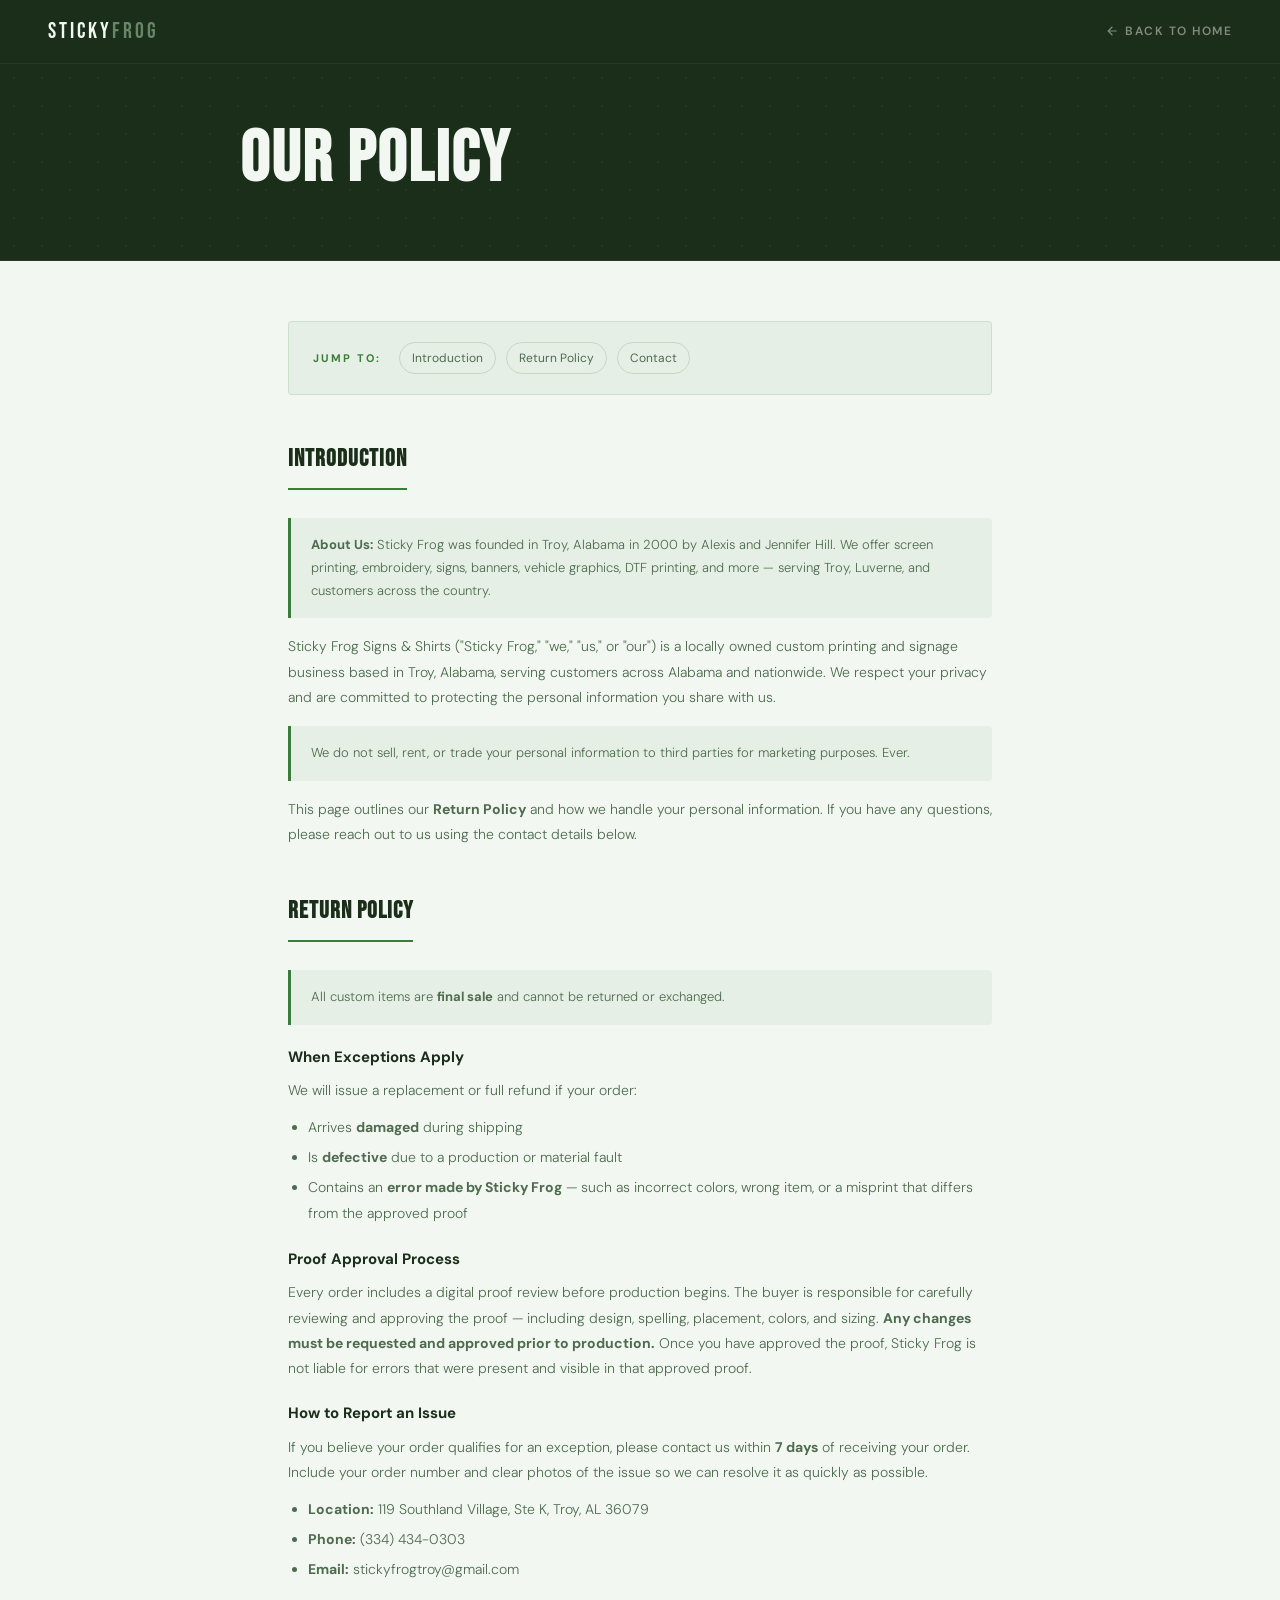
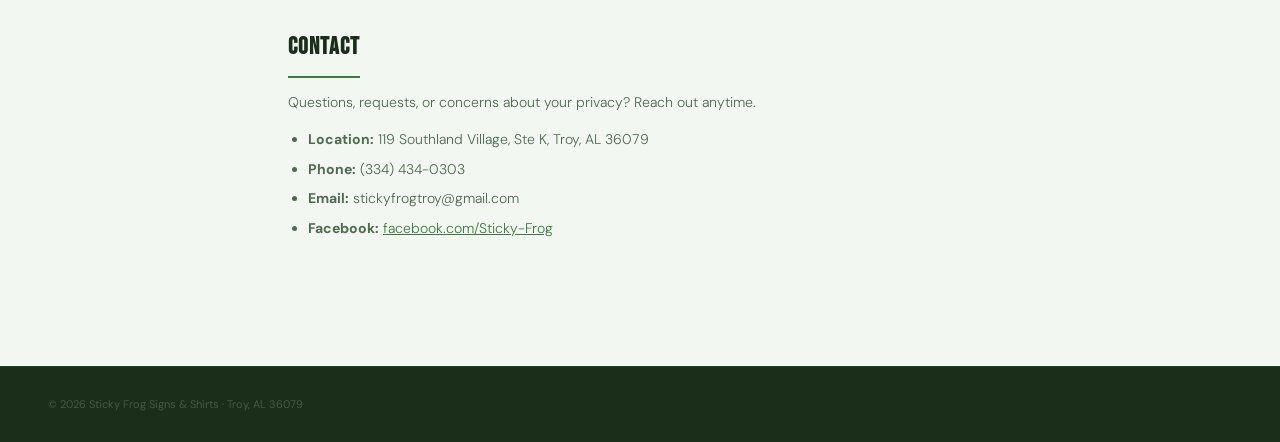
<file: privacy.html>
<!DOCTYPE html>
<html lang="en">
<head>
<meta charset="UTF-8">
<meta name="viewport" content="width=device-width, initial-scale=1.0">
<title>Policy | Sticky Frog Signs & Shirts</title>
<link href="https://fonts.googleapis.com/css2?family=Bebas+Neue&family=DM+Sans:wght@300;400;500;700&display=swap" rel="stylesheet">
<style>
  *, *::before, *::after { box-sizing: border-box; margin: 0; padding: 0; }
  :root {
    --navy: #1A2E1A; --green: #3A7D3A; --cotton: #F2F7F2;
    --slate: #4E6B4E; --light: #7A9A7A; --white: #fff;
  }
  body { background: var(--cotton); color: var(--navy); font-family: 'DM Sans', sans-serif; line-height: 1.7; }
  nav {
    background: var(--navy); padding: 0 48px; height: 64px;
    display: flex; align-items: center; justify-content: space-between;
    position: sticky; top: 0; z-index: 100;
    border-bottom: 1px solid rgba(255,255,255,0.06);
  }
  .logo { font-family: 'Bebas Neue', sans-serif; font-size: 22px; letter-spacing: 3px; color: var(--cotton); text-decoration: none; }
  .logo span { color: rgba(180,220,180,0.5); }
  .back-btn {
    font-size: 12px; font-weight: 600; letter-spacing: 1.5px;
    text-transform: uppercase; color: rgba(255,255,255,0.45);
    text-decoration: none; display: flex; align-items: center; gap: 6px;
    transition: color 0.2s;
  }
  .back-btn:hover { color: rgba(180,220,180,0.8); }
  .back-btn svg { fill: currentColor; }
  .page-hero {
    background: var(--navy); padding: 60px 48px 50px;
    border-bottom: 1px solid rgba(255,255,255,0.06);
    position: relative; overflow: hidden;
  }
  .page-hero::before {
    content: ''; position: absolute; inset: 0;
    background-image: radial-gradient(circle, rgba(255,255,255,0.04) 1px, transparent 1px);
    background-size: 28px 28px;
  }
  .page-hero-inner { max-width: 800px; margin: 0 auto; position: relative; z-index: 2; }
  .page-tag { font-size: 10px; font-weight: 700; letter-spacing: 4px; text-transform: uppercase; color: rgba(180,220,180,0.5); margin-bottom: 12px; display: block; }
  .page-hero h1 { font-family: 'Bebas Neue', sans-serif; font-size: clamp(48px, 6vw, 72px); color: var(--cotton); letter-spacing: 2px; line-height: 1; margin-bottom: 14px; }
  .page-hero p { font-size: 14px; color: rgba(255,255,255,0.35); font-weight: 300; }
  .content { max-width: 800px; margin: 0 auto; padding: 60px 48px 80px; }
  .section-block { margin-bottom: 44px; }
  .section-block h2 { font-family: 'Bebas Neue', sans-serif; font-size: 24px; letter-spacing: 1px; color: var(--navy); margin-bottom: 12px; padding-bottom: 8px; border-bottom: 2px solid var(--green); display: inline-block; }
  .section-block h3 { font-size: 15px; font-weight: 700; color: var(--navy); margin: 20px 0 8px; }
  .section-block p { font-size: 14px; color: var(--slate); line-height: 1.8; margin-bottom: 12px; font-weight: 300; }
  .section-block ul { margin: 8px 0 12px 20px; font-size: 14px; color: var(--slate); line-height: 1.85; font-weight: 300; }
  .section-block ul li { margin-bottom: 4px; }
  .highlight-box { background: rgba(58,125,58,0.07); border-left: 3px solid var(--green); padding: 16px 20px; border-radius: 0 4px 4px 0; margin: 16px 0; font-size: 13px; color: var(--slate); line-height: 1.75; font-weight: 300; }
  .page-footer { background: var(--navy); padding: 28px 48px; display: flex; align-items: center; justify-content: space-between; flex-wrap: wrap; gap: 12px; border-top: 1px solid rgba(255,255,255,0.06); }
  .page-footer span { font-size: 11px; color: rgba(255,255,255,0.2); }
  .page-footer a { font-size: 11px; color: rgba(255,255,255,0.3); text-decoration: none; transition: color 0.2s; }
  .page-footer a:hover { color: rgba(180,220,180,0.7); }
  @media (max-width: 768px) { nav, .page-hero, .content, .page-footer { padding-left: 24px; padding-right: 24px; } }
</style>
</head>
<body>

<nav>
  <a href="index.html" class="logo">STICKY<span>FROG</span></a>
  <a href="index.html" class="back-btn">
    <svg width="14" height="14" viewBox="0 0 24 24"><path d="M20 11H7.83l5.59-5.59L12 4l-8 8 8 8 1.41-1.41L7.83 13H20v-2z"/></svg>
    Back to Home
  </a>
</nav>

<div class="page-hero">
  <div class="page-hero-inner">
<h1>Our Policy</h1>

  </div>
</div>

<div class="content">

  <!-- Quick nav -->
  <div style="background:rgba(58,125,58,0.06);border:1px solid rgba(58,125,58,0.15);border-radius:4px;padding:20px 24px;margin-bottom:44px;display:flex;flex-wrap:wrap;gap:10px;align-items:center;">
    <span style="font-size:11px;font-weight:700;letter-spacing:2px;text-transform:uppercase;color:#3A7D3A;margin-right:8px;">Jump to:</span>
    <a href="#intro" style="font-size:12px;color:#4E6B4E;text-decoration:none;padding:5px 12px;border:1px solid rgba(58,125,58,0.2);border-radius:20px;" onmouseover="this.style.background='rgba(58,125,58,0.1)'" onmouseout="this.style.background='none'">Introduction</a>
    <a href="#returns" style="font-size:12px;color:#4E6B4E;text-decoration:none;padding:5px 12px;border:1px solid rgba(58,125,58,0.2);border-radius:20px;" onmouseover="this.style.background='rgba(58,125,58,0.1)'" onmouseout="this.style.background='none'">Return Policy</a>
    <a href="#contact-policy" style="font-size:12px;color:#4E6B4E;text-decoration:none;padding:5px 12px;border:1px solid rgba(58,125,58,0.2);border-radius:20px;" onmouseover="this.style.background='rgba(58,125,58,0.1)'" onmouseout="this.style.background='none'">Contact</a>
  </div>

  <div class="section-block" id="intro">
    <h2>Introduction</h2>
    <div class="highlight-box" style="margin-bottom:16px;">
      <strong>About Us:</strong> Sticky Frog was founded in Troy, Alabama in 2000 by Alexis and Jennifer Hill. We offer screen printing, embroidery, signs, banners, vehicle graphics, DTF printing, and more — serving Troy, Luverne, and customers across the country.
    </div>
    <p>Sticky Frog Signs &amp; Shirts ("Sticky Frog," "we," "us," or "our") is a locally owned custom printing and signage business based in Troy, Alabama, serving customers across Alabama and nationwide. We respect your privacy and are committed to protecting the personal information you share with us.</p>
    <div class="highlight-box">
      We do not sell, rent, or trade your personal information to third parties for marketing purposes. Ever.
    </div>
    <p>This page outlines our <strong>Return Policy</strong> and how we handle your personal information. If you have any questions, please reach out to us using the contact details below.</p>
  </div>

  <div class="section-block">
    <h2 id="returns">Return Policy</h2>
    <div class="highlight-box">
      All custom items are <strong>final sale</strong> and cannot be returned or exchanged.
    </div>
    <h3>When Exceptions Apply</h3>
    <p>We will issue a replacement or full refund if your order:</p>
    <ul>
      <li>Arrives <strong>damaged</strong> during shipping</li>
      <li>Is <strong>defective</strong> due to a production or material fault</li>
      <li>Contains an <strong>error made by Sticky Frog</strong> — such as incorrect colors, wrong item, or a misprint that differs from the approved proof</li>
    </ul>
    <h3>Proof Approval Process</h3>
    <p>Every order includes a digital proof review before production begins. The buyer is responsible for carefully reviewing and approving the proof — including design, spelling, placement, colors, and sizing. <strong>Any changes must be requested and approved prior to production.</strong> Once you have approved the proof, Sticky Frog is not liable for errors that were present and visible in that approved proof.</p>
    <h3>How to Report an Issue</h3>
    <p>If you believe your order qualifies for an exception, please contact us within <strong>7 days</strong> of receiving your order. Include your order number and clear photos of the issue so we can resolve it as quickly as possible.</p>
    <ul>
      <li><strong>Location:</strong> 119 Southland Village, Ste K, Troy, AL 36079</li>
      <li><strong>Phone:</strong> (334) 434-0303</li>
      <li><strong>Email:</strong> stickyfrogtroy@gmail.com</li>
    </ul>
  </div>

  <div class="section-block">
    <h2 id="contact-policy">Contact</h2>
    <p>Questions, requests, or concerns about your privacy? Reach out anytime.</p>
    <ul>
      <li><strong>Location:</strong> 119 Southland Village, Ste K, Troy, AL 36079</li>
      <li><strong>Phone:</strong> (334) 434-0303</li>
      <li><strong>Email:</strong> stickyfrogtroy@gmail.com</li>
      <li><strong>Facebook:</strong> <a href="https://www.facebook.com/people/Sticky-Frog/61566580192704/" target="_blank" rel="noopener" style="color:#3A7D3A;">facebook.com/Sticky-Frog</a></li>
    </ul>
  </div>


</div>

<div class="page-footer">
  <span>© 2026 Sticky Frog Signs &amp; Shirts · Troy, AL 36079</span>
  <div style="display:flex;gap:16px;">

  </div>
</div>

</body>
</html>
</file>
<file: css/style.css>
*, *::before, *::after { box-sizing: border-box; margin: 0; padding: 0; }

  :root {
    --navy: #1A2E1A;
    --cotton: #F2F7F2;
    --accent: #3A7D3A;
    --slate: #4E6B4E;
    --light-slate: #7A9A7A;
    --white: #FFFFFF;
    --red: #1A2E1A;
    --gold: #3A7D3A;
  }

  html { scroll-behavior: smooth; }

  body {
    background: var(--cotton);
    color: var(--navy);
    font-family: 'DM Sans', sans-serif;
    overflow-x: hidden;
  }

  /* ── NAV ── */
  nav {
    position: fixed; top: 0; left: 0; right: 0; z-index: 100;
    display: flex; align-items: center; justify-content: space-between;
    padding: 18px 48px;
    background: rgba(26,46,26,0.97);
    backdrop-filter: blur(6px);
    border-bottom: 1px solid rgba(255,255,255,0.08);
  }
  .logo {
    font-family: 'Bebas Neue', sans-serif;
    font-size: 24px;
    letter-spacing: 3px;
    color: var(--cotton);
    text-decoration: none;
    display: flex;
    align-items: center;
  }
  .logo span { color: rgba(247,246,244,0.45); }
  nav ul { display: flex; gap: 36px; list-style: none; }
  nav ul a {
    color: var(--light-slate);
    text-decoration: none;
    font-size: 13px;
    font-weight: 500;
    letter-spacing: 1.5px;
    text-transform: uppercase;
    transition: color 0.2s;
  }
  nav ul a:hover { color: var(--cotton); }
  .nav-cta {
    background: #3A7D3A;
    color: var(--white) !important;
    padding: 10px 24px;
    border-radius: 2px;
    letter-spacing: 1.5px;
    transition: background 0.2s !important;
  }
  .nav-cta:hover { background: #2d6b2d !important; color: var(--white) !important; }

  /* ── HERO ── */
  .hero {
    min-height: 100vh;
    background: var(--navy);
    display: flex; align-items: center;
    position: relative;
    overflow: hidden;
    padding: 120px 48px 80px;
  }
  /* Mesh/halftone background pattern */
  .hero::before {
    content: '';
    position: absolute; inset: 0;
    background-image:
      radial-gradient(circle, rgba(255,255,255,0.04) 1px, transparent 1px);
    background-size: 28px 28px;
    animation: meshDrift 20s linear infinite;
  }
  .hero::after {
    content: '';
    position: absolute;
    bottom: 0; left: 0; right: 0;
    height: 120px;
    background: linear-gradient(to bottom, transparent, var(--cotton));
  }
  @keyframes meshDrift {
    0% { background-position: 0 0; }
    100% { background-position: 28px 28px; }
  }
  .hero-inner {
    position: relative; z-index: 2;
    max-width: 1200px; margin: 0 auto; width: 100%;
    display: grid; grid-template-columns: 1fr 1fr; gap: 60px; align-items: center;
  }
  .hero-text {}
  .hero-eyebrow {
    font-size: 11px; font-weight: 700; letter-spacing: 4px;
    text-transform: uppercase; color: rgba(247,246,244,0.5);
    margin-bottom: 20px;
    display: flex; align-items: center; gap: 12px;
  }
  .hero-eyebrow::before {
    content: ''; display: block;
    width: 32px; height: 2px; background: rgba(247,246,244,0.3);
  }
  .hero-headline {
    font-family: 'Bebas Neue', sans-serif;
    font-size: clamp(72px, 10vw, 130px);
    line-height: 0.9;
    color: var(--cotton);
    letter-spacing: 2px;
    margin-bottom: 28px;
  }
  .hero-headline .accent { color: var(--cotton); display: block; }
  .hero-headline .outline {
    -webkit-text-stroke: 1.5px rgba(247,246,244,0.25);
    color: transparent;
  }
  .hero-sub {
    font-size: 17px; line-height: 1.65;
    color: var(--light-slate);
    max-width: 420px;
    margin-bottom: 40px;
  }
  .hero-actions { display: flex; gap: 16px; flex-wrap: wrap; }
  .btn-primary {
    background: #3A7D3A; color: var(--white);
    padding: 16px 36px; border-radius: 2px;
    font-size: 13px; font-weight: 700; letter-spacing: 2px;
    text-transform: uppercase; text-decoration: none;
    transition: transform 0.15s, background 0.2s;
    display: inline-block;
  }
  .btn-primary:hover { background: #2d6b2d; transform: translateY(-2px); }
  .btn-outline {
    border: 1px solid rgba(247,246,244,0.2); color: var(--cotton);
    padding: 16px 36px; border-radius: 2px;
    font-size: 13px; font-weight: 500; letter-spacing: 2px;
    text-transform: uppercase; text-decoration: none;
    transition: border-color 0.2s, color 0.2s;
    display: inline-block;
  }
  .btn-outline:hover { border-color: rgba(247,246,244,0.6); color: var(--cotton); }

  /* Hero visual — stacked gear/thread graphic */
  .hero-visual {
    display: flex; align-items: center; justify-content: center;
    position: relative;
  }
  .press-frame {
    width: 360px; height: 360px;
    border: 2px solid rgba(255,255,255,0.12);
    border-radius: 4px;
    position: relative;
    display: flex; align-items: center; justify-content: center;
    overflow: hidden;
  }
  .press-frame::before {
    content: '';
    position: absolute;
    inset: 0;
    background: repeating-linear-gradient(
      45deg,
      rgba(255,255,255,0.02) 0px, rgba(255,255,255,0.02) 1px,
      transparent 1px, transparent 12px
    );
  }
  .press-inner {
    width: 230px; height: 230px;
    background: rgba(255,255,255,0.04);
    border-radius: 50%;
    display: flex; align-items: center; justify-content: center;
    flex-direction: column;
    position: relative;
    box-shadow:
      0 0 0 1.5px rgba(255,255,255,0.12),
      0 0 0 12px rgba(58,125,58,0.06),
      0 0 60px rgba(58,125,58,0.25),
      0 0 100px rgba(20,145,140,0.10);
    animation: pressFloat 4s ease-in-out infinite;
    overflow: hidden;
    backdrop-filter: blur(2px);
  }
  /* outer ring pulse */
  .press-inner::before {
    content: '';
    position: absolute;
    inset: -10px;
    border-radius: 50%;
    border: 1.5px solid rgba(58,125,58,0.2);
    animation: ringPulse 3s ease-in-out infinite;
  }
  .press-inner::after {
    content: '';
    position: absolute;
    inset: -22px;
    border-radius: 50%;
    border: 1px solid rgba(58,125,58,0.1);
    animation: ringPulse 3s ease-in-out infinite 0.5s;
  }
  @keyframes ringPulse {
    0%,100% { opacity: 0.5; transform: scale(1); }
    50%     { opacity: 1;   transform: scale(1.04); }
  }
  .frog-svg-wrap {
    width: 190px; height: 190px;
    display: flex; align-items: center; justify-content: center;
    filter:
      drop-shadow(0 2px 12px rgba(20,145,140,0.45))
      drop-shadow(0 0 24px rgba(92,163,69,0.25));
    animation: frogBreathe 3.5s ease-in-out infinite;
    position: relative; z-index: 2;
  }
  .frog-svg-wrap svg {
    width: 100%; height: 100%;
  }
  @keyframes frogBreathe {
    0%,100% { transform: scale(1)    rotate(0deg); }
    35%     { transform: scale(1.06) rotate(-2.5deg); }
    65%     { transform: scale(1.04) rotate(1.5deg); }
  }
  @keyframes pressFloat {
    0%, 100% { transform: translateY(0); }
    50% { transform: translateY(-10px); }
  }
  .press-stat {
    position: absolute;
    background: var(--navy);
    border: 1px solid rgba(255,255,255,0.15);
    padding: 12px 20px;
    border-radius: 2px;
  }
  .press-stat-num {
    font-family: 'Bebas Neue', sans-serif;
    font-size: 36px; color: var(--cotton);
    line-height: 1;
  }
  .press-stat-label {
    font-size: 10px; color: var(--light-slate);
    letter-spacing: 1.5px; text-transform: uppercase;
  }
  .stat-a { top: 20px; right: -20px; }
  .stat-b { bottom: 40px; left: -24px; }
  .corner-tag {
    position: absolute;
    font-family: 'Bebas Neue', sans-serif;
    font-size: 11px; letter-spacing: 3px;
    color: rgba(255,255,255,0.15); text-transform: uppercase;
  }
  .corner-tag.tl { top: 14px; left: 14px; }
  .corner-tag.br { bottom: 14px; right: 14px; }

  /* ── MARQUEE ── */
  .marquee-wrap {
    background: #122012;
    padding: 18px 0;
    overflow: hidden;
    border-top: 1px solid rgba(255,255,255,0.06);
  }
  .marquee-track {
    display: flex; gap: 0;
    animation: marqueeScroll 28s linear infinite;
    width: max-content;
  }
  .marquee-item {
    font-size: 11px; font-weight: 700; letter-spacing: 4px;
    text-transform: uppercase; color: var(--slate);
    padding: 0 40px;
    white-space: nowrap;
    display: flex; align-items: center; gap: 40px;
  }
  .marquee-item::after {
    content: '✦';
    color: var(--accent);
    font-size: 8px;
  }
  @keyframes marqueeScroll {
    0% { transform: translateX(0); }
    100% { transform: translateX(-50%); }
  }

  /* ── SERVICES ── */
  .section { padding: 100px 48px; max-width: 1200px; margin: 0 auto; }
  .section-label {
    font-size: 10px; font-weight: 700; letter-spacing: 4px;
    text-transform: uppercase; color: var(--accent);
    margin-bottom: 16px;
    display: flex; align-items: center; gap: 12px;
  }
  .section-label::after {
    content: ''; flex: 1;
    height: 1px; background: rgba(26,46,26,0.12);
    max-width: 60px;
  }
  .section-title {
    font-family: 'Bebas Neue', sans-serif;
    font-size: clamp(44px, 5vw, 72px);
    color: var(--navy);
    line-height: 1;
    margin-bottom: 16px;
  }
  .section-sub {
    font-size: 16px; color: var(--slate);
    max-width: 480px; line-height: 1.65;
    margin-bottom: 60px;
  }

  .services-grid {
    display: grid;
    grid-template-columns: repeat(4, 1fr);
    gap: 2px;
    background: rgba(26,46,26,0.1);
    border: 1px solid rgba(26,46,26,0.1);
  }
  /* 4 cards — 2 per row, perfectly balanced */
  .services-grid .service-card {
    grid-column: span 2;
  }
  .service-card {
    background: var(--cotton);
    padding: 48px 36px;
    transition: transform 0.15s, background 0.2s, box-shadow 0.15s;
    cursor: default;
    border: 1px solid transparent;
  }
  .service-card:hover {
    background: var(--white);
    transform: scale(0.98);
    box-shadow: inset 0 0 0 1.5px #3A7D3A;
    z-index: 2;
    position: relative;
  }
  .service-icon {
    width: 52px; height: 52px;
    background: var(--navy);
    border-radius: 2px;
    display: flex; align-items: center; justify-content: center;
    margin-bottom: 24px;
    transition: background 0.2s;
  }
  .service-card:hover .service-icon { background: var(--navy); }
  .service-icon svg { fill: var(--cotton); }
  .service-name {
    font-family: 'Bebas Neue', sans-serif;
    font-size: 30px; letter-spacing: 1px;
    color: var(--navy); margin-bottom: 12px;
  }
  .service-desc {
    font-size: 14px; color: var(--slate);
    line-height: 1.7; margin-bottom: 20px;
  }
  .service-tag {
    font-size: 10px; font-weight: 700; letter-spacing: 2px;
    text-transform: uppercase; color: var(--slate);
  }

  /* ── WHY US ── */
  .why-section {
    background: var(--navy);
    padding: 100px 48px;
  }
  .why-inner { max-width: 1200px; margin: 0 auto; }
  .why-section .section-label { color: rgba(180,220,180,0.5); }
  .why-section .section-label::after { background: rgba(245,240,232,0.15); }
  .why-section .section-title { color: var(--cotton); }
  .why-section .section-sub { color: var(--light-slate); }

  .why-grid {
    display: grid; grid-template-columns: repeat(4, 1fr); gap: 32px;
  }
  .why-card {
    border-top: 1px solid rgba(255,255,255,0.15);
    padding-top: 28px;
    transition: border-color 0.2s;
  }
  .why-card:hover { border-color: rgba(247,246,244,0.5); }
  .why-num {
    font-family: 'Bebas Neue', sans-serif;
    font-size: 52px; color: rgba(255,255,255,0.1);
    line-height: 1; margin-bottom: 12px;
  }
  .why-title {
    font-size: 16px; font-weight: 700;
    color: var(--cotton); margin-bottom: 10px;
  }
  .why-desc { font-size: 13px; color: var(--light-slate); line-height: 1.7; }

  /* ── GALLERY ── */
  .gallery-section { padding: 100px 48px; }
  .gallery-inner { max-width: 1200px; margin: 0 auto; }
  .gallery-grid {
    display: grid;
    grid-template-columns: 2fr 1fr 1fr;
    grid-template-rows: 240px 240px;
    gap: 4px;
    margin-top: 48px;
  }
  .gallery-item {
    overflow: hidden;
    position: relative;
    background: var(--navy);
  }
  .gallery-item.tall { grid-row: span 2; }
  /* ── Gallery images — easy to customize ── */
  .gallery-item img {
    width: 100%;
    height: 100%;
    object-fit: cover;
    object-position: center;
    display: block;
    transition: transform 0.55s ease, filter 0.35s ease;
    filter: saturate(0.9);
  }
  .gallery-item:hover img {
    transform: scale(1.07);
    filter: saturate(1.1) brightness(1.04);
  }
  .gallery-item::after {
    content: '';
    position: absolute; inset: 0;
    background: rgba(26,46,26,0);
    transition: background 0.35s ease;
    pointer-events: none;
    z-index: 1;
  }
  .gallery-item:hover::after { background: rgba(26,46,26,0.15); }
  .gallery-label {
    position: absolute;
    bottom: 0; left: 0; right: 0;
    background: linear-gradient(to top, rgba(26,46,26,0.92) 0%, transparent 100%);
    padding: 36px 16px 14px;
    font-size: 11px; font-weight: 700; letter-spacing: 2px;
    text-transform: uppercase; color: rgba(255,255,255,0.95);
    transform: translateY(6px);
    transition: transform 0.32s cubic-bezier(0.22,1,0.36,1);
    z-index: 2;
  }
  .gallery-item:hover .gallery-label { transform: translateY(0); }

  /* ── Gallery loading shimmer ── */
  .gallery-item::before {
    content: '';
    position: absolute; inset: 0;
    background: linear-gradient(110deg, rgba(255,255,255,0) 20%, rgba(255,255,255,0.16) 42%, rgba(255,255,255,0) 64%);
    background-size: 200% 100%;
    opacity: 0;
    z-index: 1;
    pointer-events: none;
  }
  .gallery-item.g-loading::before {
    opacity: 1;
    animation: gShimmer 1.3s ease-in-out infinite;
  }
  @keyframes gShimmer {
    0%   { background-position: 150% 0; }
    100% { background-position: -50% 0; }
  }

  /* ── Gallery "View Full Gallery" CTA ── */
  .gallery-cta-wrap { text-align: center; margin-top: 44px; }
  .gallery-viewall {
    display: inline-flex; align-items: center; gap: 12px;
    padding: 16px 34px;
    border: 1.5px solid rgba(26,46,26,0.18);
    border-radius: 2px;
    font-size: 13px; font-weight: 700; letter-spacing: 2px;
    text-transform: uppercase; color: var(--navy);
    text-decoration: none;
    position: relative;
    overflow: hidden;
    z-index: 0;
    transition: color 0.35s ease, border-color 0.35s ease, transform 0.25s cubic-bezier(0.22,1,0.36,1);
  }
  .gallery-viewall::before {
    content: '';
    position: absolute; inset: 0;
    background: #3A7D3A;
    transform: scaleX(0); transform-origin: left;
    transition: transform 0.4s cubic-bezier(0.22,1,0.36,1);
    z-index: -1;
  }
  .gallery-viewall:hover {
    color: var(--white);
    border-color: #3A7D3A;
    transform: translateY(-3px);
  }
  .gallery-viewall:hover::before { transform: scaleX(1); }
  .gallery-viewall-arrow {
    display: flex; align-items: center;
    animation: galleryArrowNudge 1.6s ease-in-out infinite;
  }
  .gallery-viewall:hover .gallery-viewall-arrow {
    animation: none;
    transform: translateX(4px);
    transition: transform 0.3s ease;
  }
  @keyframes galleryArrowNudge {
    0%, 100% { transform: translateX(0); }
    50%      { transform: translateX(6px); }
  }

  /* ── PROCESS ── */
  .process-section {
    background: var(--white);
    padding: 100px 48px;
    border-top: 1px solid rgba(26,46,26,0.08);
  }
  .process-inner { max-width: 1200px; margin: 0 auto; }
  .process-steps {
    display: grid; grid-template-columns: repeat(4, 1fr);
    position: relative; margin-top: 60px;
  }
  .process-steps::before {
    content: '';
    position: absolute;
    top: 36px; left: 10%; right: 10%;
    height: 1px;
    background: repeating-linear-gradient(
      to right, rgba(26,46,26,0.12) 0, rgba(26,46,26,0.12) 6px, transparent 6px, transparent 14px
    );
  }
  .process-step { padding: 0 24px; text-align: center; }
  .step-dot {
    width: 72px; height: 72px;
    background: var(--cotton);
    border: 1px solid rgba(26,46,26,0.2);
    border-radius: 50%;
    display: flex; align-items: center; justify-content: center;
    margin: 0 auto 24px;
    font-family: 'Bebas Neue', sans-serif;
    font-size: 26px; color: var(--navy);
    position: relative; z-index: 2;
    transition: background 0.2s, color 0.2s, border-color 0.2s;
  }
  .process-step:hover .step-dot {
    background: #3A7D3A; color: var(--white); border-color: #3A7D3A;
  }
  .step-name {
    font-family: 'Bebas Neue', sans-serif;
    font-size: 22px; color: var(--navy);
    letter-spacing: 1px; margin-bottom: 10px;
  }
  .step-desc { font-size: 13px; color: var(--slate); line-height: 1.65; }

  /* ── CTA ── */
  .cta-section {
    background: var(--navy);
    padding: 100px 48px;
    position: relative; overflow: hidden;
  }
  .cta-section::before {
    content: '';
    position: absolute; inset: 0;
    background-image: radial-gradient(circle, rgba(255,255,255,0.05) 1px, transparent 1px);
    background-size: 24px 24px;
  }
  .cta-inner {
    max-width: 900px; margin: 0 auto;
    text-align: center; position: relative; z-index: 2;
  }
  .cta-title {
    font-family: 'Bebas Neue', sans-serif;
    font-size: clamp(52px, 7vw, 100px);
    color: var(--white);
    line-height: 0.9;
    letter-spacing: 2px;
    margin-bottom: 24px;
  }
  .cta-title .ghost {
    -webkit-text-stroke: 2px rgba(255,255,255,0.35);
    color: transparent;
  }
  .cta-sub {
    font-size: 17px; color: rgba(255,255,255,0.8);
    max-width: 480px; margin: 0 auto 44px;
    line-height: 1.65;
  }
  .cta-buttons { display: flex; gap: 16px; justify-content: center; flex-wrap: wrap; }
  .btn-white {
    background: var(--white); color: #1A2E1A;
    padding: 18px 44px; border-radius: 2px;
    font-size: 13px; font-weight: 700; letter-spacing: 2px;
    text-transform: uppercase; text-decoration: none;
    transition: transform 0.15s;
    display: inline-block;
  }
  .btn-white:hover { transform: translateY(-2px); }
  .btn-ghost-white {
    border: 1.5px solid rgba(255,255,255,0.5); color: var(--white);
    padding: 18px 44px; border-radius: 2px;
    font-size: 13px; font-weight: 500; letter-spacing: 2px;
    text-transform: uppercase; text-decoration: none;
    transition: border-color 0.2s;
    display: inline-block;
  }
  .btn-ghost-white:hover { border-color: var(--white); }

  /* ── CONTACT ── */
  .contact-section {
    padding: 100px 48px;
    background: var(--navy);
  }
  .contact-inner {
    max-width: 1200px; margin: 0 auto;
    display: grid; grid-template-columns: 1fr 1fr; gap: 80px; align-items: start;
  }
  .contact-section .section-label { color: rgba(180,220,180,0.6); }
  .contact-section .section-label::after { background: rgba(245,240,232,0.15); }
  .contact-section .section-title { color: var(--cotton); }
  .contact-section .section-sub { color: var(--light-slate); }
  .contact-items { display: flex; flex-direction: column; gap: 24px; margin-top: 40px; }
  .contact-item {
    display: flex; gap: 20px; align-items: flex-start;
  }
  .contact-icon {
    width: 44px; height: 44px; flex-shrink: 0;
    background: rgba(245,240,232,0.06);
    border: 1px solid rgba(255,255,255,0.1);
    border-radius: 2px;
    display: flex; align-items: center; justify-content: center;
  }
  .contact-icon svg { fill: rgba(247,246,244,0.6); }
  .contact-label {
    font-size: 10px; font-weight: 700; letter-spacing: 2px;
    text-transform: uppercase; color: rgba(247,246,244,0.45); margin-bottom: 4px;
  }
  .contact-value { font-size: 15px; color: var(--cotton); }

  /* Form */
  .contact-form { display: flex; flex-direction: column; gap: 0; }
  .contact-form form {
    display: flex;
    flex-direction: column;
    gap: 16px;
    width: 100%;
  }
  .form-row { display: grid; grid-template-columns: 1fr 1fr; gap: 16px; }
  .form-group { display: flex; flex-direction: column; gap: 8px; }
  .form-group label {
    font-size: 11px; font-weight: 700; letter-spacing: 2px;
    text-transform: uppercase; color: var(--light-slate);
  }
  .form-group input,
  .form-group select,
  .form-group textarea {
    background: rgba(245,240,232,0.06);
    border: 1px solid rgba(245,240,232,0.12);
    color: var(--cotton);
    padding: 14px 18px;
    border-radius: 2px;
    font-family: 'DM Sans', sans-serif;
    font-size: 14px;
    transition: border-color 0.2s;
    outline: none;
  }
  .form-group input:focus,
  .form-group select:focus,
  .form-group textarea:focus {
    border-color: rgba(247,246,244,0.4);
  }
  .form-group select option { background: var(--navy); }
  .form-group textarea { resize: vertical; min-height: 100px; }
  .form-group input::placeholder,
  .form-group textarea::placeholder { color: var(--slate); }
  .form-submit {
    background: #3A7D3A; color: var(--white);
    padding: 16px 36px; border: none; border-radius: 2px;
    font-family: 'DM Sans', sans-serif;
    font-size: 13px; font-weight: 700; letter-spacing: 2px;
    text-transform: uppercase; cursor: pointer;
    transition: background 0.2s, transform 0.15s;
    align-self: flex-start;
  }
  .form-submit:hover { background: #2d6b2d; transform: translateY(-2px); }

  /* ── FOOTER ── */
  footer {
    background: #0d1a0d;
    padding: 40px 48px;
    display: flex; align-items: center;
    justify-content: space-between;
    border-top: 1px solid rgba(255,255,255,0.07);
  }
  .footer-logo {
    font-family: 'Bebas Neue', sans-serif;
    font-size: 22px; letter-spacing: 3px; color: var(--cotton);
  }
  .footer-logo span { color: rgba(247,246,244,0.45); }
  .footer-copy {
    font-size: 12px; color: var(--slate);
  }
  .footer-links { display: flex; gap: 24px; }
  .footer-links a {
    font-size: 11px; color: var(--slate);
    text-decoration: none; letter-spacing: 1px;
    transition: color 0.2s;
  }
  .footer-links a:hover { color: var(--accent); }

  /* ── RESPONSIVE ── */

  /* Gallery image hover */
  .gallery-item:hover img { transform: scale(1.05); }

  /* ── TESTIMONIALS ── */
  .testimonials-section {
    background: var(--white);
    padding: 100px 48px;
    border-top: 1px solid rgba(26,46,26,0.07);
  }
  .testimonials-inner { max-width: 1200px; margin: 0 auto; }
  .tgrid {
    display: grid;
    grid-template-columns: repeat(3, 1fr);
    gap: 24px;
    margin-top: 8px;
  }
  .tcard {
    background: var(--cotton);
    border: 1px solid rgba(26,46,26,0.08);
    border-radius: 4px;
    padding: 32px 28px;
    display: flex;
    flex-direction: column;
    gap: 24px;
    transition: transform 0.2s, box-shadow 0.2s;
  }
  .tcard:hover {
    transform: translateY(-4px);
    box-shadow: 0 12px 32px rgba(26,46,26,0.08);
  }
  .tquote {
    font-size: 14px;
    line-height: 1.75;
    color: var(--slate);
    font-style: italic;
    flex: 1;
    position: relative;
    padding-top: 28px;
  }
  .tquote::before {
    content: '"';
    position: absolute;
    top: -8px; left: -4px;
    font-family: 'Bebas Neue', sans-serif;
    font-size: 72px;
    line-height: 1;
    color: var(--green, #3A7D3A);
    opacity: 0.2;
  }
  .tauthor {
    display: flex;
    align-items: center;
    gap: 12px;
  }
  .tavatar {
    width: 42px; height: 42px;
    border-radius: 50%;
    background: var(--navy);
    color: rgba(180,220,180,0.8);
    display: flex; align-items: center; justify-content: center;
    font-size: 12px; font-weight: 700; letter-spacing: 1px;
    flex-shrink: 0;
  }
  .tname {
    font-size: 13px; font-weight: 700;
    color: var(--navy);
    margin-bottom: 2px;
  }
  .trole {
    font-size: 11px;
    color: var(--light-slate);
    letter-spacing: 0.3px;
  }
  .tstars {
    margin-left: auto;
    color: #3A7D3A;
    font-size: 13px;
    letter-spacing: 1px;
    flex-shrink: 0;
  }

  @media (max-width: 900px) {
    .tgrid { grid-template-columns: 1fr; }
    .testimonials-section { padding: 70px 24px; }
  }

  @media (max-width: 900px) {
    nav { padding: 16px 24px; }
    nav ul { display: none; }
    .hero { padding: 100px 24px 60px; }
    .hero-inner { grid-template-columns: 1fr; }
    .hero-visual { display: none; }
    .section { padding: 70px 24px; }
    .services-grid { grid-template-columns: 1fr; }
    .why-section { padding: 70px 24px; }
    .why-grid { grid-template-columns: 1fr 1fr; gap: 24px; }
    .gallery-grid { grid-template-columns: 1fr 1fr; grid-template-rows: auto; }
    .gallery-item.tall { grid-row: auto; }
    .process-section { padding: 70px 24px; }
    .process-steps { grid-template-columns: 1fr 1fr; }
    .process-steps::before { display: none; }
    .cta-section { padding: 70px 24px; }
    .contact-section { padding: 70px 24px; }
    .contact-inner { grid-template-columns: 1fr; gap: 48px; }
    .form-row { grid-template-columns: 1fr; }
    footer { flex-direction: column; gap: 20px; text-align: center; }
    .footer-links { flex-wrap: wrap; justify-content: center; }
  }


  /* ══════════════════════════════════════
     HAMBURGER MENU + BACK TO TOP
  ══════════════════════════════════════ */

  /* ── Hamburger button ── */
  .hamburger {
    display: none;
    flex-direction: column;
    justify-content: center;
    gap: 5px;
    width: 36px; height: 36px;
    cursor: pointer;
    padding: 4px;
    border: none;
    background: none;
    z-index: 200;
    flex-shrink: 0;
  }
  .hamburger span {
    display: block;
    width: 100%; height: 2px;
    background: var(--cotton);
    border-radius: 2px;
    transition: transform 0.35s cubic-bezier(0.22,1,0.36,1),
                opacity   0.25s ease,
                width     0.3s ease;
    transform-origin: center;
  }
  .hamburger.open span:nth-child(1) {
    transform: translateY(7px) rotate(45deg);
  }
  .hamburger.open span:nth-child(2) {
    opacity: 0; width: 0;
  }
  .hamburger.open span:nth-child(3) {
    transform: translateY(-7px) rotate(-45deg);
  }

  /* ── Mobile drawer ── */
  .mobile-drawer {
    position: fixed;
    top: 0; right: 0;
    width: min(320px, 85vw);
    height: 100vh;
    background: #0d1a0d;
    z-index: 150;
    transform: translateX(100%);
    transition: transform 0.4s cubic-bezier(0.22,1,0.36,1);
    display: flex;
    flex-direction: column;
    padding: 88px 36px 48px;
    border-left: 1px solid rgba(255,255,255,0.07);
    box-shadow: -8px 0 40px rgba(0,0,0,0.4);
  }
  .mobile-drawer.open {
    transform: translateX(0);
  }
  .mobile-drawer-overlay {
    position: fixed; inset: 0;
    background: rgba(0,0,0,0.55);
    z-index: 140;
    opacity: 0; pointer-events: none;
    transition: opacity 0.35s ease;
    backdrop-filter: blur(2px);
  }
  .mobile-drawer-overlay.open {
    opacity: 1; pointer-events: all;
  }
  .drawer-logo {
    font-family: 'Bebas Neue', sans-serif;
    font-size: 22px; letter-spacing: 3px;
    color: var(--cotton);
    margin-bottom: 40px;
    display: flex; align-items: center; gap: 10px;
  }
  .drawer-logo span { color: rgba(180,220,180,0.45); }
  .drawer-nav {
    display: flex; flex-direction: column; gap: 4px;
    flex: 1;
  }
  .drawer-nav a {
    font-size: 28px;
    font-family: 'Bebas Neue', sans-serif;
    letter-spacing: 2px;
    color: rgba(255,255,255,0.45);
    text-decoration: none;
    padding: 10px 0;
    border-bottom: 1px solid rgba(255,255,255,0.06);
    transition: color 0.22s ease, padding-left 0.22s ease;
    display: block;
  }
  .drawer-nav a:hover {
    color: var(--cotton);
    padding-left: 10px;
  }
  .drawer-nav a.drawer-cta {
    margin-top: 20px;
    background: #3A7D3A;
    color: var(--white) !important;
    padding: 14px 28px !important;
    border-radius: 3px;
    text-align: center;
    font-size: 20px;
    border: none;
    transition: background 0.22s ease !important;
  }
  .drawer-nav a.drawer-cta:hover {
    background: #2d6b2d !important;
    padding-left: 28px !important;
  }
  .drawer-footer {
    font-size: 11px;
    color: rgba(255,255,255,0.2);
    letter-spacing: 1px;
    text-transform: uppercase;
  }

  /* Stagger animation for drawer links */
  .drawer-nav a {
    opacity: 0;
    transform: translateX(24px);
    transition: color 0.22s ease, padding-left 0.22s ease,
                opacity 0.35s ease, transform 0.35s cubic-bezier(0.22,1,0.36,1);
  }
  .mobile-drawer.open .drawer-nav a:nth-child(1) { opacity:1; transform:translateX(0); transition-delay:0.12s; }
  .mobile-drawer.open .drawer-nav a:nth-child(2) { opacity:1; transform:translateX(0); transition-delay:0.18s; }
  .mobile-drawer.open .drawer-nav a:nth-child(3) { opacity:1; transform:translateX(0); transition-delay:0.24s; }
  .mobile-drawer.open .drawer-nav a:nth-child(4) { opacity:1; transform:translateX(0); transition-delay:0.30s; }
  .mobile-drawer.open .drawer-nav a:nth-child(5) { opacity:1; transform:translateX(0); transition-delay:0.38s; }

  /* ── Back to Top button ── */
  .back-to-top {
    position: fixed;
    bottom: 28px; left: 28px;
    width: 46px; height: 46px;
    background: rgba(26,46,26,0.92);
    border: 1px solid rgba(58,125,58,0.35);
    border-radius: 50%;
    display: flex; align-items: center; justify-content: center;
    cursor: pointer;
    z-index: 98;
    opacity: 0;
    transform: translateY(16px);
    transition: opacity 0.35s ease, transform 0.35s cubic-bezier(0.22,1,0.36,1),
                background 0.22s ease, border-color 0.22s ease, box-shadow 0.22s ease;
    pointer-events: none;
    backdrop-filter: blur(6px);
    text-decoration: none;
  }
  .back-to-top.visible {
    opacity: 1;
    transform: translateY(0);
    pointer-events: all;
  }
  .back-to-top:hover {
    background: #3A7D3A;
    border-color: #3A7D3A;
    box-shadow: 0 6px 20px rgba(58,125,58,0.4);
    transform: translateY(-3px);
  }
  .back-to-top svg {
    fill: rgba(180,220,180,0.8);
    transition: fill 0.22s ease, transform 0.22s ease;
  }
  .back-to-top:hover svg {
    fill: var(--white);
    transform: translateY(-2px);
  }

  /* ── Scroll progress bar ── */
  .scroll-progress {
    position: fixed;
    top: 0; left: 0;
    height: 3px;
    width: 0%;
    background: linear-gradient(90deg, #3A7D3A, #7DC87D, #3A7D3A);
    background-size: 200% 100%;
    z-index: 999;
    transition: width 0.1s linear;
    animation: progressShimmer 2s linear infinite;
  }
  @keyframes progressShimmer {
    0%   { background-position: 0% 0; }
    100% { background-position: 200% 0; }
  }

  /* ── Show hamburger on mobile ── */
  @media (max-width: 900px) {
    .hamburger { display: flex; }
    nav ul { display: none !important; }
    .back-to-top { bottom: 16px; left: 16px; }
  }


  /* ── Contact form spacing fix ── */
  .contact-form form .form-row,
  .contact-form form .form-group {
    width: 100%;
  }
  .contact-form form .form-group label {
    font-size: 11px; font-weight: 700; letter-spacing: 2px;
    text-transform: uppercase; color: var(--light-slate);
    display: block; margin-bottom: 8px;
  }
  .contact-form form .form-group input,
  .contact-form form .form-group select,
  .contact-form form .form-group textarea {
    width: 100%;
    background: rgba(245,240,232,0.06);
    border: 1px solid rgba(245,240,232,0.12);
    color: var(--cotton);
    padding: 14px 18px;
    border-radius: 2px;
    font-family: 'DM Sans', sans-serif;
    font-size: 14px;
    outline: none;
    transition: border-color 0.22s ease, box-shadow 0.22s ease;
  }
  .contact-form form .form-group input::placeholder,
  .contact-form form .form-group textarea::placeholder {
    color: var(--slate);
  }
  .contact-form form .form-group input:focus,
  .contact-form form .form-group select:focus,
  .contact-form form .form-group textarea:focus {
    border-color: rgba(180,220,180,0.5);
    box-shadow: 0 0 0 3.5px rgba(58,125,58,0.16);
  }
  .contact-form form select option { background: var(--navy); }
  .contact-form form textarea { resize: vertical; min-height: 110px; }
  .contact-form form .form-row {
    display: grid;
    grid-template-columns: 1fr 1fr;
    gap: 16px;
  }
  .contact-form form .form-submit {
    background: #3A7D3A; color: var(--white);
    padding: 16px 36px; border: none; border-radius: 2px;
    font-family: 'DM Sans', sans-serif;
    font-size: 13px; font-weight: 700; letter-spacing: 2px;
    text-transform: uppercase; cursor: pointer;
    align-self: flex-start;
    transition: background 0.22s ease, transform 0.22s cubic-bezier(0.34,1.56,0.64,1),
                box-shadow 0.22s ease;
    position: relative; overflow: hidden;
  }
  .contact-form form .form-submit:hover {
    background: #2d6b2d;
    transform: translateY(-3px);
    box-shadow: 0 8px 24px rgba(58,125,58,0.32);
  }
  @media (max-width: 900px) {
    .contact-form form .form-row { grid-template-columns: 1fr; }
  }


  /* ══════════════════════════════════
     SUCCESS DIALOG BOX
  ══════════════════════════════════ */
  .success-overlay {
    position: fixed;
    inset: 0;
    background: rgba(0, 0, 0, 0.55);
    z-index: 9999;
    display: flex;
    align-items: flex-start;
    justify-content: center;
    padding-top: 60px;
    opacity: 0;
    pointer-events: none;
    backdrop-filter: blur(4px);
    transition: opacity 0.4s ease;
  }
  .success-overlay.show {
    opacity: 1;
    pointer-events: all;
  }
  .success-dialog {
    background: #fff;
    border-radius: 6px;
    padding: 40px 44px;
    max-width: 460px;
    width: 90%;
    text-align: center;
    position: relative;
    box-shadow: 0 24px 80px rgba(0,0,0,0.25);
    transform: translateY(-30px) scale(0.94);
    transition: transform 0.45s cubic-bezier(0.22,1,0.36,1), opacity 0.4s ease;
    opacity: 0;
  }
  .success-overlay.show .success-dialog {
    transform: translateY(0) scale(1);
    opacity: 1;
  }
  .success-dialog-logo {
    width: 80px; height: 80px;
    border-radius: 50%;
    object-fit: cover;
    margin: 0 auto 20px;
    display: block;
    border: 3px solid rgba(58,125,58,0.2);
    box-shadow: 0 4px 20px rgba(58,125,58,0.2);
    animation: logoBounce 1.2s cubic-bezier(0.22,1,0.36,1) 0.3s both;
  }
  @keyframes logoBounce {
    0%   { transform: scale(0.5) rotate(-15deg); opacity: 0; }
    60%  { transform: scale(1.12) rotate(4deg);  opacity: 1; }
    80%  { transform: scale(0.96) rotate(-2deg); }
    100% { transform: scale(1) rotate(0deg);     opacity: 1; }
  }
  .success-dialog-icon {
    width: 52px; height: 52px;
    background: linear-gradient(135deg, #3A7D3A, #5aad5a);
    border-radius: 50%;
    display: flex; align-items: center; justify-content: center;
    margin: 0 auto 18px;
    animation: iconPop 0.5s cubic-bezier(0.34,1.56,0.64,1) 0.55s both;
  }
  @keyframes iconPop {
    from { transform: scale(0); opacity: 0; }
    to   { transform: scale(1); opacity: 1; }
  }
  .success-dialog-icon svg {
    fill: none; stroke: #fff;
    stroke-width: 2.5; stroke-linecap: round; stroke-linejoin: round;
    animation: checkDraw 0.5s ease 0.85s both;
    stroke-dasharray: 30;
    stroke-dashoffset: 30;
  }
  @keyframes checkDraw {
    to { stroke-dashoffset: 0; }
  }
  .success-dialog-brand {
    font-family: 'Bebas Neue', sans-serif;
    font-size: 13px; letter-spacing: 4px;
    color: #3A7D3A; text-transform: uppercase;
    margin-bottom: 4px;
    animation: fadeSlideUp 0.5s ease 0.7s both;
  }
  .success-dialog h3 {
    font-family: 'Bebas Neue', sans-serif;
    font-size: 32px; letter-spacing: 1px;
    color: #1A2E1A;
    margin-bottom: 12px;
    line-height: 1.1;
    animation: fadeSlideUp 0.5s ease 0.8s both;
  }
  .success-dialog p {
    font-size: 15px; color: #5A7A5A;
    line-height: 1.65; margin-bottom: 28px;
    font-family: 'DM Sans', sans-serif;
    font-weight: 300;
    animation: fadeSlideUp 0.5s ease 0.9s both;
  }
  @keyframes fadeSlideUp {
    from { opacity: 0; transform: translateY(12px); }
    to   { opacity: 1; transform: translateY(0); }
  }
  .success-dialog-btn {
    background: #3A7D3A; color: #fff;
    border: none; border-radius: 3px;
    padding: 13px 32px;
    font-family: 'DM Sans', sans-serif;
    font-size: 12px; font-weight: 700; letter-spacing: 2px;
    text-transform: uppercase; cursor: pointer;
    transition: background 0.22s ease, transform 0.2s cubic-bezier(0.34,1.56,0.64,1);
    animation: fadeSlideUp 0.5s ease 1.0s both;
  }
  .success-dialog-btn:hover {
    background: #2d6b2d;
    transform: translateY(-2px);
  }
  .success-dialog-divider {
    width: 40px; height: 2px;
    background: linear-gradient(90deg, #3A7D3A, #5aad5a);
    border-radius: 2px;
    margin: 0 auto 18px;
    animation: fadeSlideUp 0.5s ease 0.75s both;
  }
  /* confetti dots */
  .success-dialog::before {
    content: '';
    position: absolute;
    top: -2px; left: 0; right: 0;
    height: 4px;
    background: linear-gradient(90deg, #3A7D3A, #5aad5a, #3A7D3A);
    background-size: 200% 100%;
    border-radius: 6px 6px 0 0;
    animation: promoShimmer 2s linear infinite;
  }

  @media (prefers-reduced-motion: reduce) {
    * { animation: none !important; transition-duration: 0.01ms !important; }
  }

  /* ═══════════════════════════════════
     SMOOTH ANIMATIONS & TRANSITIONS
  ═══════════════════════════════════ */

  /* Page load fade */
  @keyframes pageFadeIn {
    from { opacity: 0; }
    to   { opacity: 1; }
  }
  body { animation: pageFadeIn 0.6s ease both; }

  /* ── Scroll Reveal ── */
  .reveal {
    opacity: 0;
    transform: translateY(40px);
    transition: opacity 0.75s cubic-bezier(0.22,1,0.36,1),
                transform 0.75s cubic-bezier(0.22,1,0.36,1);
  }
  .reveal.visible { opacity: 1; transform: translateY(0); }

  .reveal-left {
    opacity: 0; transform: translateX(-40px);
    transition: opacity 0.75s cubic-bezier(0.22,1,0.36,1),
                transform 0.75s cubic-bezier(0.22,1,0.36,1);
  }
  .reveal-left.visible { opacity: 1; transform: translateX(0); }

  .reveal-right {
    opacity: 0; transform: translateX(40px);
    transition: opacity 0.75s cubic-bezier(0.22,1,0.36,1),
                transform 0.75s cubic-bezier(0.22,1,0.36,1);
  }
  .reveal-right.visible { opacity: 1; transform: translateX(0); }

  .reveal-scale {
    opacity: 0; transform: scale(0.88);
    transition: opacity 0.65s cubic-bezier(0.22,1,0.36,1),
                transform 0.65s cubic-bezier(0.22,1,0.36,1);
  }
  .reveal-scale.visible { opacity: 1; transform: scale(1); }

  /* Stagger delays */
  .d1 { transition-delay: 0.08s !important; }
  .d2 { transition-delay: 0.18s !important; }
  .d3 { transition-delay: 0.28s !important; }
  .d4 { transition-delay: 0.38s !important; }
  .d5 { transition-delay: 0.48s !important; }
  .d6 { transition-delay: 0.58s !important; }

  /* ── Hero entrance ── */
  @keyframes heroUp {
    from { opacity: 0; transform: translateY(30px); }
    to   { opacity: 1; transform: translateY(0); }
  }
  .hero-eyebrow  { animation: heroUp 0.7s cubic-bezier(0.22,1,0.36,1) 0.15s both; }
  .hero-headline { animation: heroUp 0.7s cubic-bezier(0.22,1,0.36,1) 0.30s both; }
  .hero-sub      { animation: heroUp 0.7s cubic-bezier(0.22,1,0.36,1) 0.44s both; }
  .hero-actions  { animation: heroUp 0.7s cubic-bezier(0.22,1,0.36,1) 0.56s both; }
  .hero-visual   { animation: heroUp 0.9s cubic-bezier(0.22,1,0.36,1) 0.45s both; }

  /* ── Gradient shimmer on BRAND text ── */
  .hero-headline .accent {
    background: linear-gradient(90deg, #b5e8b5 0%, #7DC87D 40%, #e0ffe0 60%, #7DC87D 100%);
    background-size: 200% auto;
    -webkit-background-clip: text;
    -webkit-text-fill-color: transparent;
    background-clip: text;
    animation: gradShimmer 3.5s linear infinite;
  }
  @keyframes gradShimmer {
    0%   { background-position: 0% center; }
    100% { background-position: 200% center; }
  }

  /* ── Promo bar shimmer ── */
  .promo-bar, [style*="background: var(--green)"][style*="text-align"] {
    background-size: 200% 100% !important;
    background-image: linear-gradient(90deg,
      #3A7D3A 0%, #2d6b2d 35%, #5aad5a 50%, #2d6b2d 65%, #3A7D3A 100%) !important;
    animation: promoShimmer 4s linear infinite;
  }
  @keyframes promoShimmer {
    0%   { background-position: 200% 0; }
    100% { background-position: -200% 0; }
  }

  /* ── Nav underline slide ── */
  nav ul a { position: relative; }
  nav ul a::after {
    content: '';
    position: absolute; bottom: -3px; left: 0;
    width: 0; height: 1.5px;
    background: rgba(180,220,180,0.65);
    transition: width 0.25s ease;
  }
  nav ul a:hover::after { width: 100%; }

  /* ── Nav scroll shadow ── */
  nav { transition: box-shadow 0.3s ease; }

  /* ── Service card 3D lift ── */
  .service-card {
    transition: transform 0.28s cubic-bezier(0.22,1,0.36,1),
                box-shadow 0.28s ease,
                background 0.2s ease !important;
    transform-style: preserve-3d;
  }
  .service-card:hover {
    transform: translateY(-8px) !important;
    box-shadow: 0 20px 48px rgba(26,46,26,0.13), inset 0 0 0 1.5px #3A7D3A !important;
  }

  /* ── Why card lift ── */
  .why-card {
    transition: border-color 0.3s ease, transform 0.25s ease !important;
  }
  .why-card:hover { transform: translateY(-5px); }

  /* ── Gallery image parallax ── */
  .gallery-swatch { transition: transform 0.5s ease !important; }

  /* ── Gallery item overlay ── */
  .gallery-item::after {
    content: '';
    position: absolute; inset: 0;
    background: rgba(22,41,22,0);
    transition: background 0.35s ease;
    pointer-events: none;
    z-index: 1;
  }
  .gallery-item:hover::after { background: rgba(22,41,22,0.15); }
  .gallery-label { z-index: 2; position: relative; }

  /* ── Process dot spring ── */
  .step-dot {
    transition: background 0.22s ease, color 0.22s ease,
                border-color 0.22s ease, transform 0.22s cubic-bezier(0.22,1,0.36,1),
                box-shadow 0.28s ease !important;
  }
  .process-step:hover .step-dot {
    transform: scale(1.14) !important;
    box-shadow: 0 0 0 7px rgba(58,125,58,0.12) !important;
  }

  /* ── Testimonial card 3D tilt ── */
  .tcard {
    transition: transform 0.25s cubic-bezier(0.22,1,0.36,1),
                box-shadow 0.25s ease,
                border-color 0.25s ease !important;
  }

  /* ── CTA buttons ripple ── */
  .btn-primary, .btn-white, .form-submit, .nav-cta, .btn-outline {
    position: relative; overflow: hidden;
  }
  .btn-primary::after, .btn-white::after, .form-submit::after, .nav-cta::after {
    content: '';
    position: absolute; inset: 0;
    background: rgba(255,255,255,0.13);
    transform: scaleX(0); transform-origin: left;
    transition: transform 0.32s ease;
  }
  .btn-primary:hover::after,
  .btn-white:hover::after,
  .form-submit:hover::after,
  .nav-cta:hover::after { transform: scaleX(1); }

  /* ── Input focus glow ── */
  .form-group input,
  .form-group select,
  .form-group textarea {
    transition: border-color 0.22s ease, box-shadow 0.22s ease !important;
  }
  .form-group input:focus,
  .form-group select:focus,
  .form-group textarea:focus {
    box-shadow: 0 0 0 3px rgba(58,125,58,0.16) !important;
  }

  /* ── Contact icon hover ── */
  .contact-icon {
    transition: background 0.22s ease, border-color 0.22s ease, transform 0.22s ease;
  }
  .contact-item:hover .contact-icon {
    background: rgba(58,125,58,0.15);
    border-color: rgba(58,125,58,0.4);
    transform: scale(1.08);
  }

  /* ── Footer link hover ── */
  .footer-links a { transition: color 0.2s ease, letter-spacing 0.2s ease; }
  .footer-links a:hover { letter-spacing: 2px; }

  /* ── Logo pulse on load ── */
  @keyframes logoPop {
    0%   { transform: scale(0.7) rotate(-15deg); opacity: 0; }
    70%  { transform: scale(1.07) rotate(2deg);  opacity: 1; }
    100% { transform: scale(1)   rotate(0deg);   opacity: 1; }
  }
  .logo img { animation: logoPop 0.75s cubic-bezier(0.22,1,0.36,1) 0.1s both; }

  /* ── Floating CTA pulse ── */
  @keyframes floatPulse {
    0%,100% { box-shadow: 0 6px 24px rgba(58,125,58,0.45), 0 0 0 0 rgba(58,125,58,0.3); }
    60%     { box-shadow: 0 6px 24px rgba(58,125,58,0.45), 0 0 0 12px rgba(58,125,58,0); }
  }
  .float-btn { animation: floatPulse 2.5s ease-out infinite; }
  .float-btn:hover { animation: none; }

  /* ── Section label letter-spacing reveal ── */
  @keyframes labelExpand {
    from { letter-spacing: 8px; opacity: 0; }
    to   { letter-spacing: 4px; opacity: 1; }
  }
  .section-label.visible { animation: labelExpand 0.6s ease both; }

  /* ── Marquee pause on hover ── */
  .marquee-track { transition: animation-play-state 0.1s; }
  .marquee-wrap:hover .marquee-track { animation-play-state: paused; }

  /* ── CTA ghost text animated stroke ── */
  @keyframes strokePulse {
    0%,100% { -webkit-text-stroke: 2px rgba(255,255,255,0.35); }
    50%     { -webkit-text-stroke: 2px rgba(255,255,255,0.70); }
  }
  .cta-title .ghost { animation: strokePulse 2.5s ease-in-out infinite; }

  /* ── Press frame border glow ── */
  @keyframes framePulse {
    0%,100% { border-color: rgba(255,255,255,0.12); }
    50%     { border-color: rgba(58,125,58,0.45); }
  }
  .press-frame { animation: framePulse 3.5s ease-in-out infinite; }

  /* ── Hero stats counter pop ── */
  @keyframes statPop {
    from { opacity:0; transform:translateY(12px); }
    to   { opacity:1; transform:translateY(0); }
  }
  .press-stat-num { animation: statPop 0.7s cubic-bezier(0.22,1,0.36,1) 1s both; }

  /* ── Section divider line draw ── */
  .section-label::after {
    transition: max-width 0.5s ease;
  }
  .section-label.visible::after { max-width: 60px !important; }


  /* ══════════════════════════════════════
     HAMBURGER MENU + BACK TO TOP
  ══════════════════════════════════════ */

  /* ── Hamburger button ── */
  .hamburger {
    display: none;
    flex-direction: column;
    justify-content: center;
    gap: 5px;
    width: 36px; height: 36px;
    cursor: pointer;
    padding: 4px;
    border: none;
    background: none;
    z-index: 200;
    flex-shrink: 0;
  }
  .hamburger span {
    display: block;
    width: 100%; height: 2px;
    background: var(--cotton);
    border-radius: 2px;
    transition: transform 0.35s cubic-bezier(0.22,1,0.36,1),
                opacity   0.25s ease,
                width     0.3s ease;
    transform-origin: center;
  }
  .hamburger.open span:nth-child(1) {
    transform: translateY(7px) rotate(45deg);
  }
  .hamburger.open span:nth-child(2) {
    opacity: 0; width: 0;
  }
  .hamburger.open span:nth-child(3) {
    transform: translateY(-7px) rotate(-45deg);
  }

  /* ── Mobile drawer ── */
  .mobile-drawer {
    position: fixed;
    top: 0; right: 0;
    width: min(320px, 85vw);
    height: 100vh;
    background: #0d1a0d;
    z-index: 150;
    transform: translateX(100%);
    transition: transform 0.4s cubic-bezier(0.22,1,0.36,1);
    display: flex;
    flex-direction: column;
    padding: 88px 36px 48px;
    border-left: 1px solid rgba(255,255,255,0.07);
    box-shadow: -8px 0 40px rgba(0,0,0,0.4);
  }
  .mobile-drawer.open {
    transform: translateX(0);
  }
  .mobile-drawer-overlay {
    position: fixed; inset: 0;
    background: rgba(0,0,0,0.55);
    z-index: 140;
    opacity: 0; pointer-events: none;
    transition: opacity 0.35s ease;
    backdrop-filter: blur(2px);
  }
  .mobile-drawer-overlay.open {
    opacity: 1; pointer-events: all;
  }
  .drawer-logo {
    font-family: 'Bebas Neue', sans-serif;
    font-size: 22px; letter-spacing: 3px;
    color: var(--cotton);
    margin-bottom: 40px;
    display: flex; align-items: center; gap: 10px;
  }
  .drawer-logo span { color: rgba(180,220,180,0.45); }
  .drawer-nav {
    display: flex; flex-direction: column; gap: 4px;
    flex: 1;
  }
  .drawer-nav a {
    font-size: 28px;
    font-family: 'Bebas Neue', sans-serif;
    letter-spacing: 2px;
    color: rgba(255,255,255,0.45);
    text-decoration: none;
    padding: 10px 0;
    border-bottom: 1px solid rgba(255,255,255,0.06);
    transition: color 0.22s ease, padding-left 0.22s ease;
    display: block;
  }
  .drawer-nav a:hover {
    color: var(--cotton);
    padding-left: 10px;
  }
  .drawer-nav a.drawer-cta {
    margin-top: 20px;
    background: #3A7D3A;
    color: var(--white) !important;
    padding: 14px 28px !important;
    border-radius: 3px;
    text-align: center;
    font-size: 20px;
    border: none;
    transition: background 0.22s ease !important;
  }
  .drawer-nav a.drawer-cta:hover {
    background: #2d6b2d !important;
    padding-left: 28px !important;
  }
  .drawer-footer {
    font-size: 11px;
    color: rgba(255,255,255,0.2);
    letter-spacing: 1px;
    text-transform: uppercase;
  }

  /* Stagger animation for drawer links */
  .drawer-nav a {
    opacity: 0;
    transform: translateX(24px);
    transition: color 0.22s ease, padding-left 0.22s ease,
                opacity 0.35s ease, transform 0.35s cubic-bezier(0.22,1,0.36,1);
  }
  .mobile-drawer.open .drawer-nav a:nth-child(1) { opacity:1; transform:translateX(0); transition-delay:0.12s; }
  .mobile-drawer.open .drawer-nav a:nth-child(2) { opacity:1; transform:translateX(0); transition-delay:0.18s; }
  .mobile-drawer.open .drawer-nav a:nth-child(3) { opacity:1; transform:translateX(0); transition-delay:0.24s; }
  .mobile-drawer.open .drawer-nav a:nth-child(4) { opacity:1; transform:translateX(0); transition-delay:0.30s; }
  .mobile-drawer.open .drawer-nav a:nth-child(5) { opacity:1; transform:translateX(0); transition-delay:0.38s; }

  /* ── Back to Top button ── */
  .back-to-top {
    position: fixed;
    bottom: 28px; left: 28px;
    width: 46px; height: 46px;
    background: rgba(26,46,26,0.92);
    border: 1px solid rgba(58,125,58,0.35);
    border-radius: 50%;
    display: flex; align-items: center; justify-content: center;
    cursor: pointer;
    z-index: 98;
    opacity: 0;
    transform: translateY(16px);
    transition: opacity 0.35s ease, transform 0.35s cubic-bezier(0.22,1,0.36,1),
                background 0.22s ease, border-color 0.22s ease, box-shadow 0.22s ease;
    pointer-events: none;
    backdrop-filter: blur(6px);
    text-decoration: none;
  }
  .back-to-top.visible {
    opacity: 1;
    transform: translateY(0);
    pointer-events: all;
  }
  .back-to-top:hover {
    background: #3A7D3A;
    border-color: #3A7D3A;
    box-shadow: 0 6px 20px rgba(58,125,58,0.4);
    transform: translateY(-3px);
  }
  .back-to-top svg {
    fill: rgba(180,220,180,0.8);
    transition: fill 0.22s ease, transform 0.22s ease;
  }
  .back-to-top:hover svg {
    fill: var(--white);
    transform: translateY(-2px);
  }

  /* ── Scroll progress bar ── */
  .scroll-progress {
    position: fixed;
    top: 0; left: 0;
    height: 3px;
    width: 0%;
    background: linear-gradient(90deg, #3A7D3A, #7DC87D, #3A7D3A);
    background-size: 200% 100%;
    z-index: 999;
    transition: width 0.1s linear;
    animation: progressShimmer 2s linear infinite;
  }
  @keyframes progressShimmer {
    0%   { background-position: 0% 0; }
    100% { background-position: 200% 0; }
  }

  /* ── Show hamburger on mobile ── */
  @media (max-width: 900px) {
    .hamburger { display: flex; }
    nav ul { display: none !important; }
    .back-to-top { bottom: 16px; left: 16px; }
  }

  @media (prefers-reduced-motion: reduce) {
    *, *::before, *::after {
      animation-duration: 0.01ms !important;
      transition-duration: 0.01ms !important;
    }
  }


  /* ── Footer legal ── */
  footer { flex-wrap: wrap; gap: 12px 20px; }
  .footer-legal {
    display: flex; align-items: center; gap: 10px;
  }
  .footer-legal a {
    font-size: 11px; color: rgba(255,255,255,0.25);
    text-decoration: none; letter-spacing: 0.5px;
    transition: color 0.22s ease;
  }
  .footer-legal a:hover { color: rgba(180,220,180,0.75); }
  .footer-dot { color: rgba(255,255,255,0.12); font-size: 10px; }
  .footer-links a { transition: color 0.22s ease, letter-spacing 0.22s ease; }
  .footer-links a:hover { color: rgba(180,220,180,0.75); letter-spacing: 2px; }


  /* ══ FOOTER POLISH ══ */
  footer {
    background: #0d1a0d;
    padding: 28px 48px;
    display: flex;
    align-items: center;
    justify-content: space-between;
    flex-wrap: wrap;
    gap: 16px;
    border-top: 1px solid rgba(255,255,255,0.06);
  }
  .footer-right {
    display: flex;
    align-items: center;
    gap: 6px;
  }

  /* Facebook button */
  .footer-social-btn {
    display: flex; align-items: center; gap: 8px;
    background: rgba(24,119,242,0.12);
    border: 1px solid rgba(24,119,242,0.25);
    border-radius: 6px;
    padding: 7px 14px;
    text-decoration: none;
    transition: background 0.22s ease, border-color 0.22s ease, transform 0.22s cubic-bezier(0.34,1.56,0.64,1);
    color: rgba(100,160,255,0.8);
  }
  .footer-social-btn:hover {
    background: rgba(24,119,242,0.22);
    border-color: rgba(24,119,242,0.5);
    transform: translateY(-2px);
    color: #6aa3ff;
  }
  .footer-social-icon {
    display: flex; align-items: center;
    transition: transform 0.22s ease;
  }
  .footer-social-btn:hover .footer-social-icon { transform: scale(1.15); }
  .footer-social-label {
    font-size: 11px; font-weight: 700;
    letter-spacing: 1px; text-transform: uppercase;
  }

  /* Separator */
  .footer-sep {
    display: block;
    width: 1px; height: 24px;
    background: rgba(255,255,255,0.08);
    margin: 0 8px;
  }

  /* Privacy Policy link */
  .footer-policy-link {
    display: flex; align-items: center; gap: 6px;
    font-size: 11px; font-weight: 500;
    letter-spacing: 0.5px;
    color: rgba(255,255,255,0.25);
    text-decoration: none;
    padding: 7px 12px;
    border-radius: 6px;
    border: 1px solid transparent;
    transition: color 0.22s ease, background 0.22s ease,
                border-color 0.22s ease, transform 0.22s ease;
  }
  .footer-policy-link:hover {
    color: rgba(180,220,180,0.85);
    background: rgba(58,125,58,0.08);
    border-color: rgba(58,125,58,0.2);
    transform: translateY(-2px);
  }
  .footer-policy-icon {
    display: flex; align-items: center;
    opacity: 0.5;
    transition: opacity 0.22s ease;
  }
  .footer-policy-link:hover .footer-policy-icon { opacity: 1; }

  @media (max-width: 600px) {
    footer { flex-direction: column; align-items: center; text-align: center; padding: 24px; }
    .footer-right { flex-wrap: wrap; justify-content: center; }
    .footer-sep { width: 24px; height: 1px; margin: 0; }
  }
</file>
